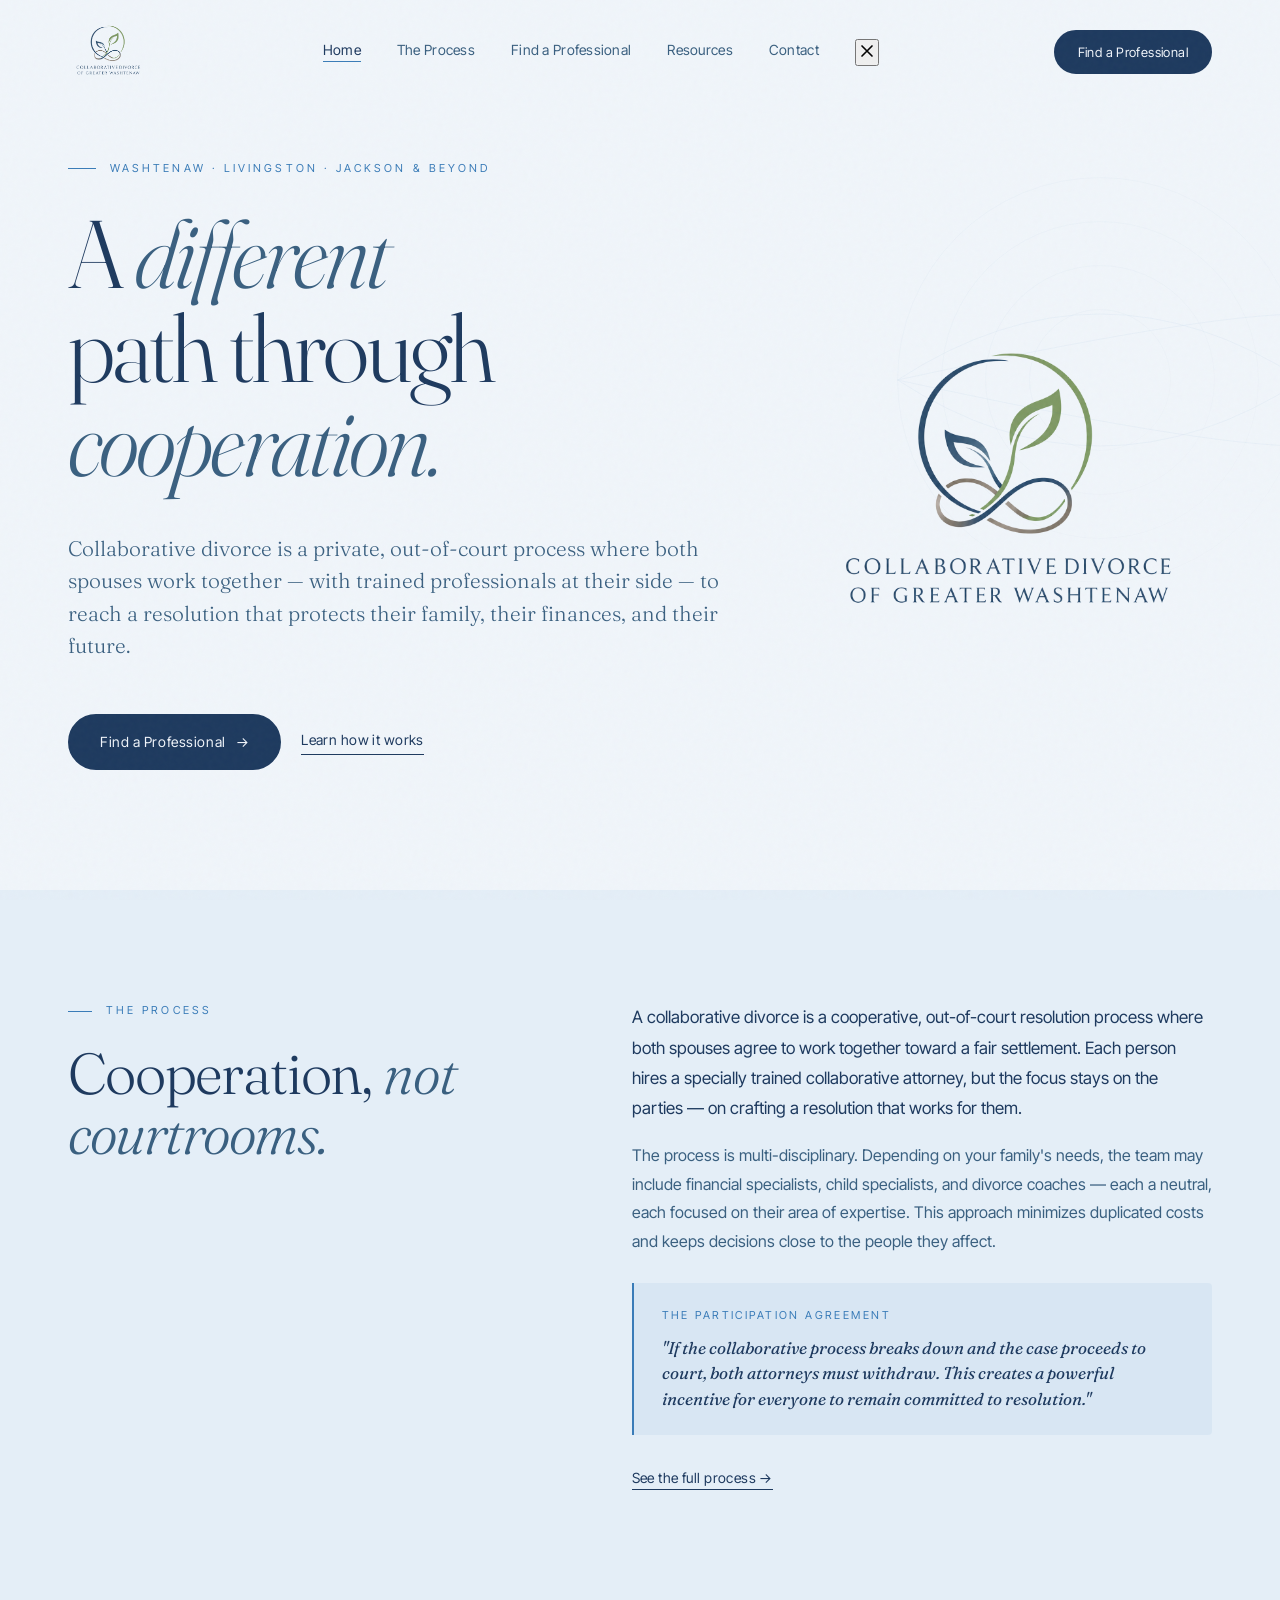
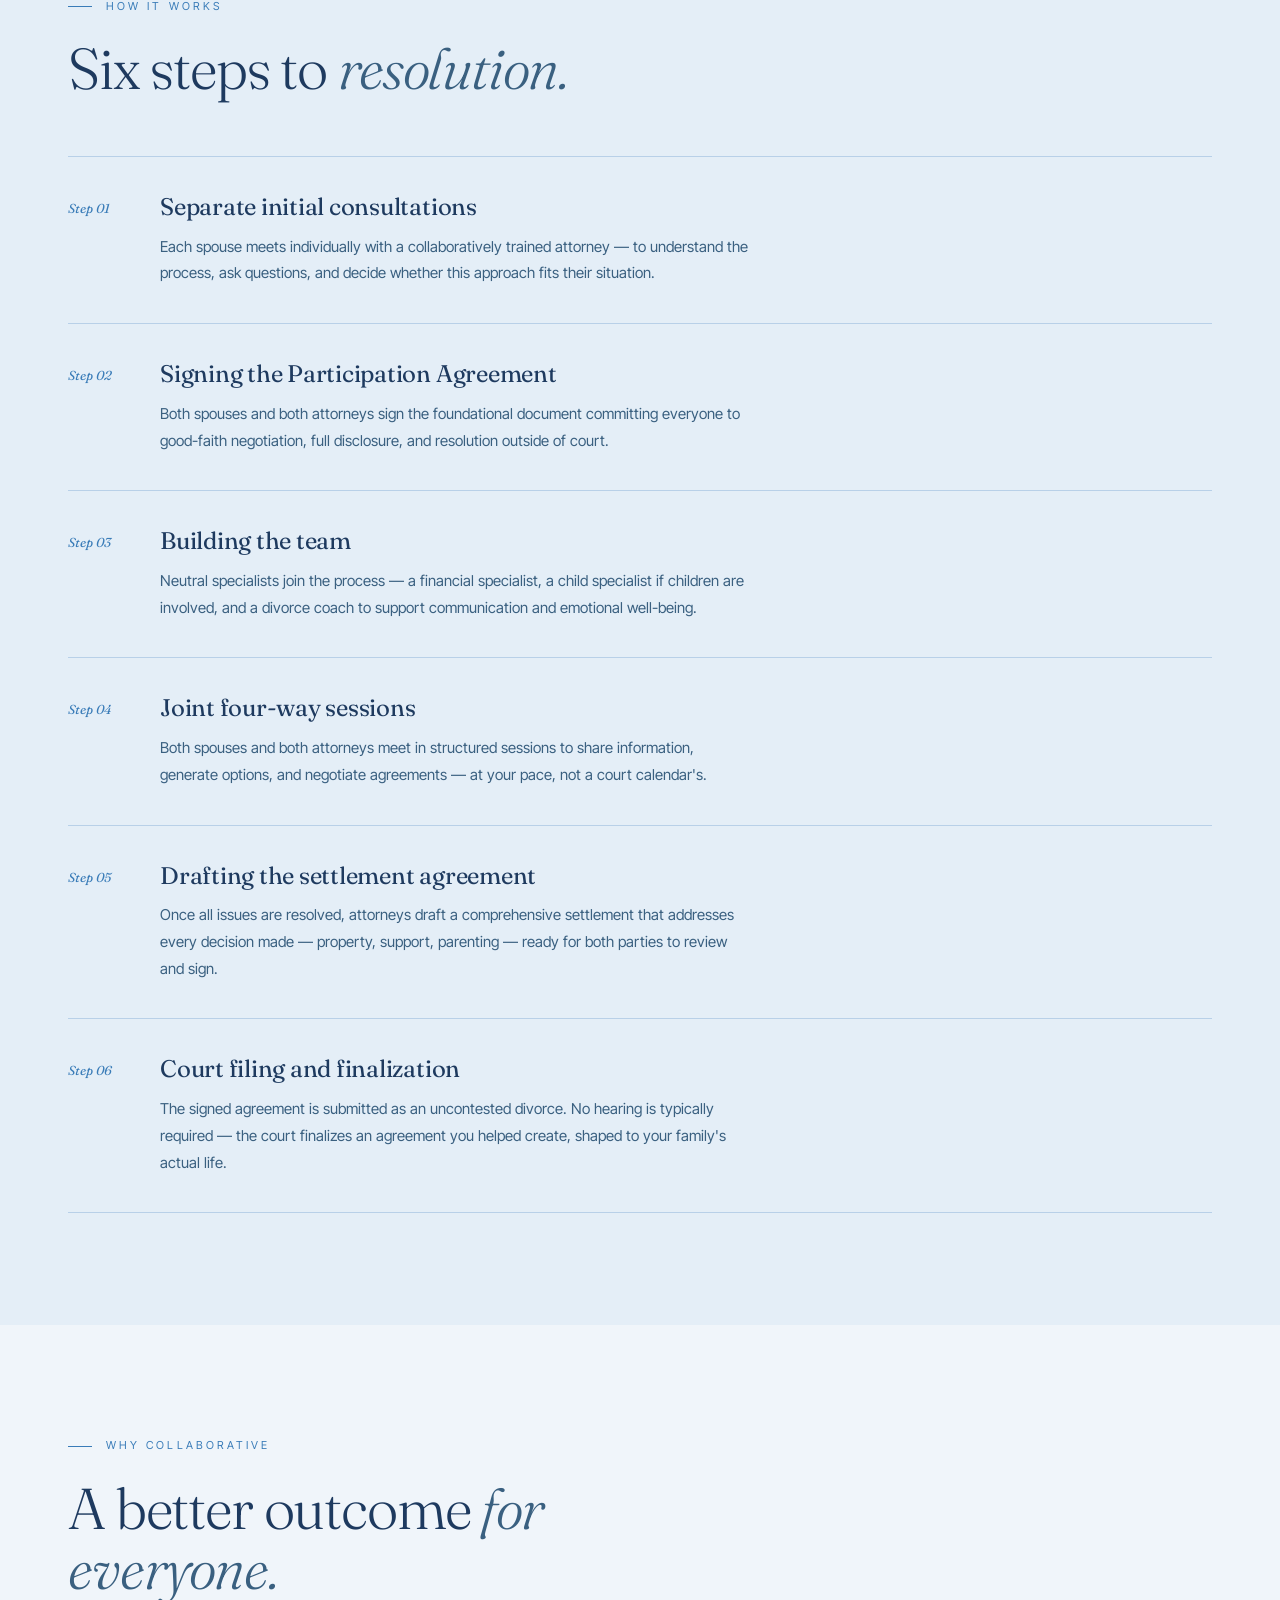
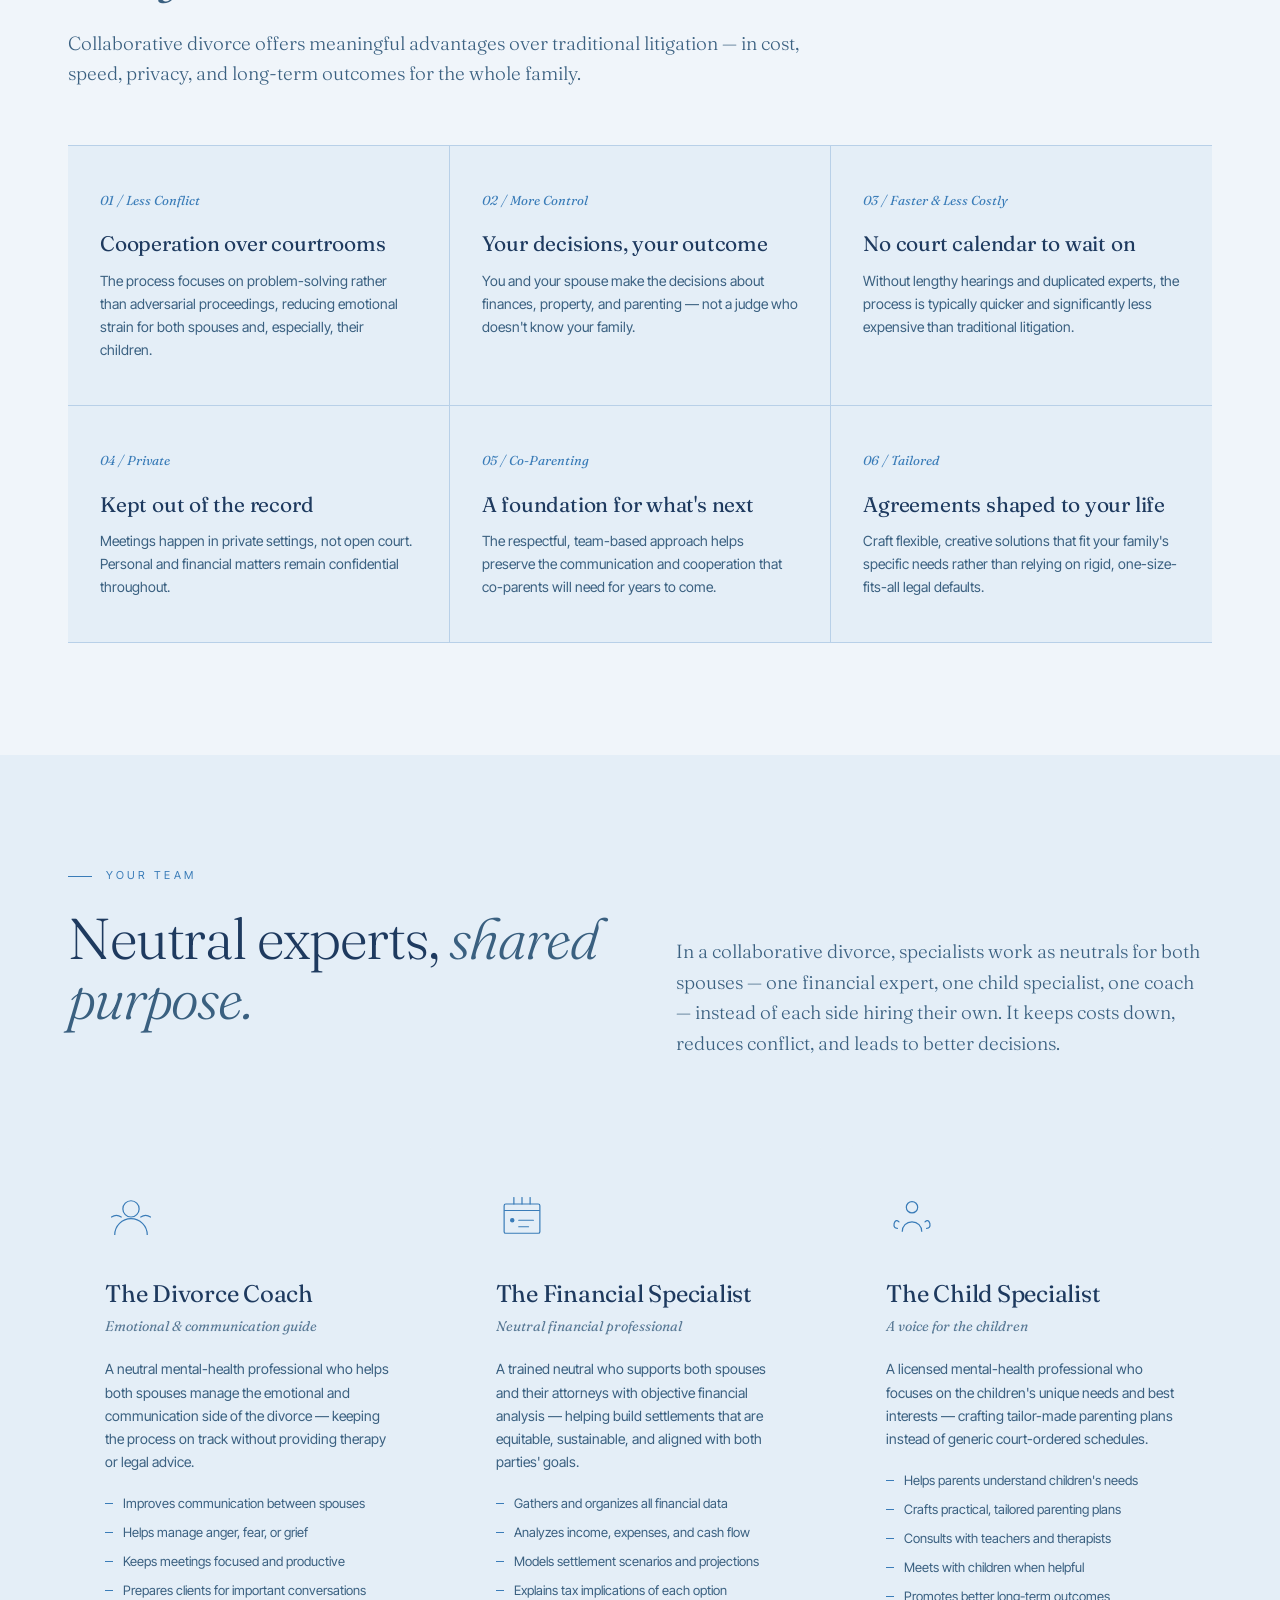
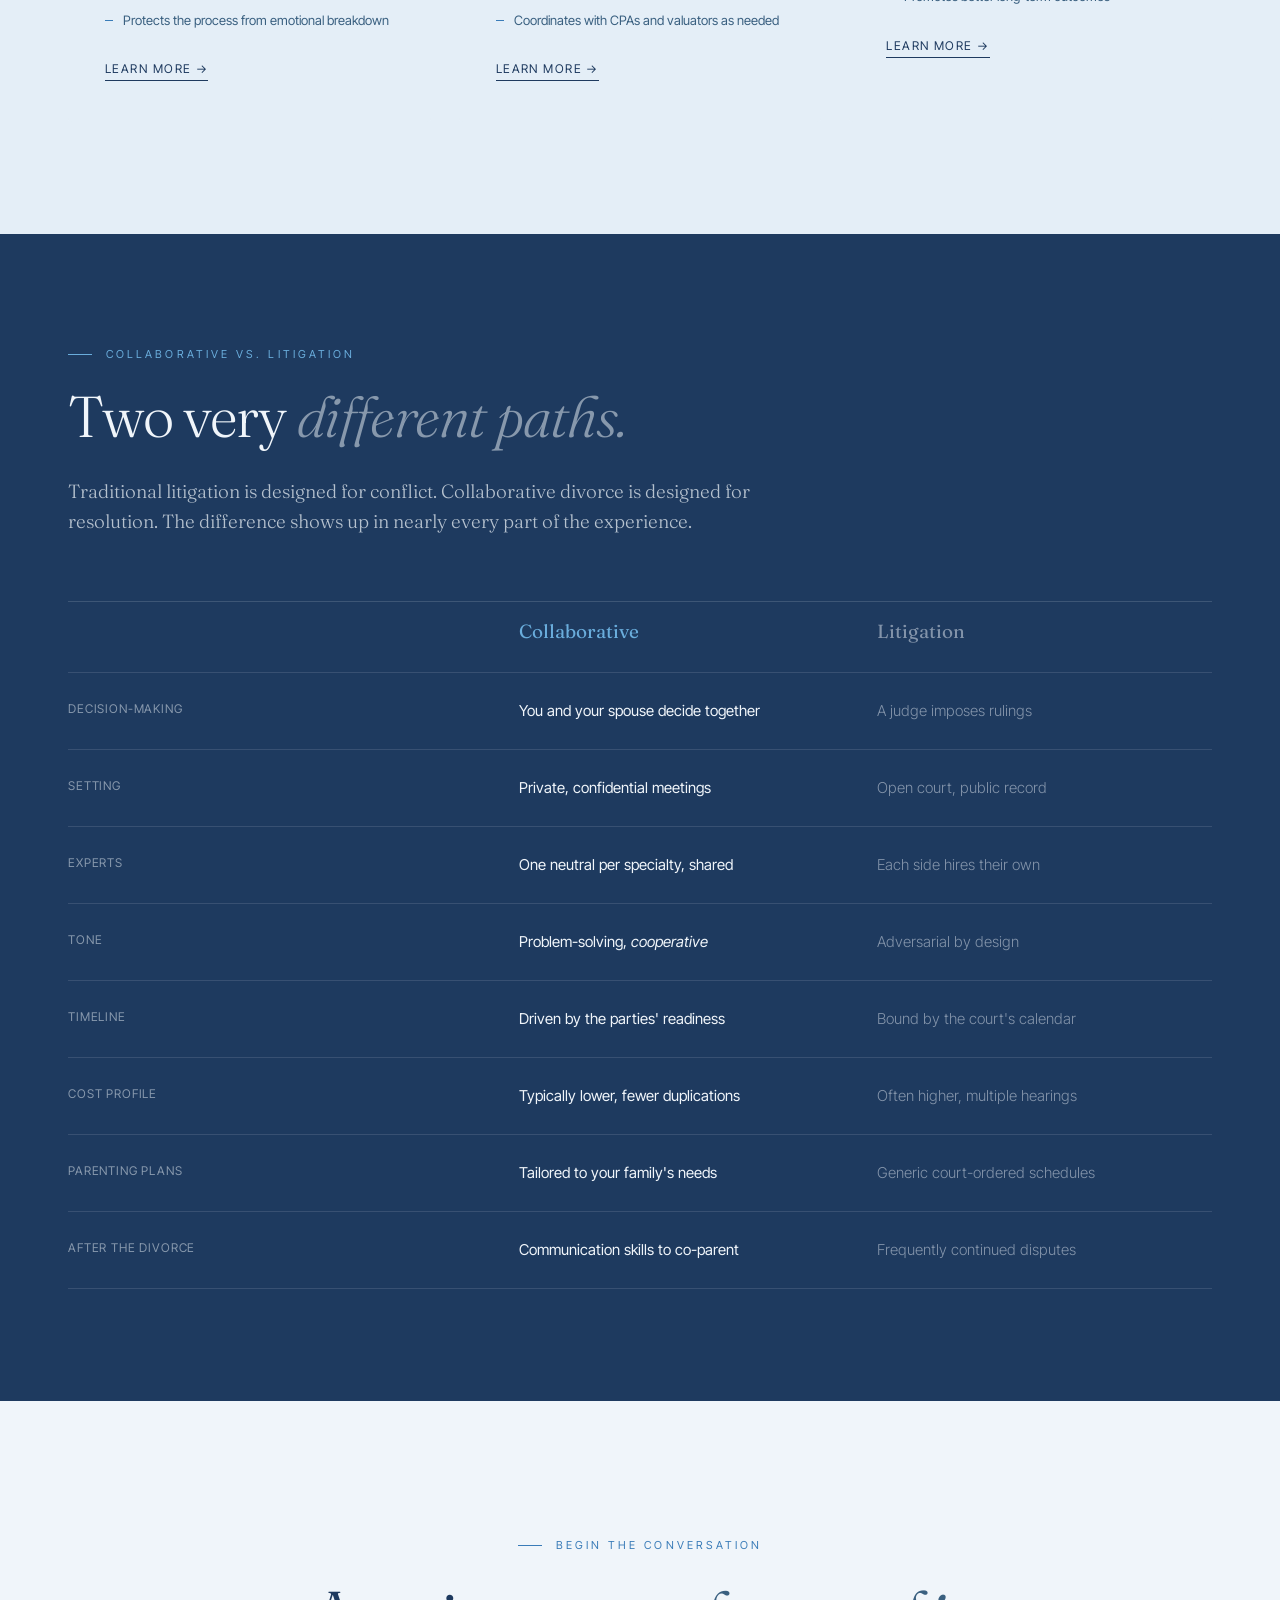
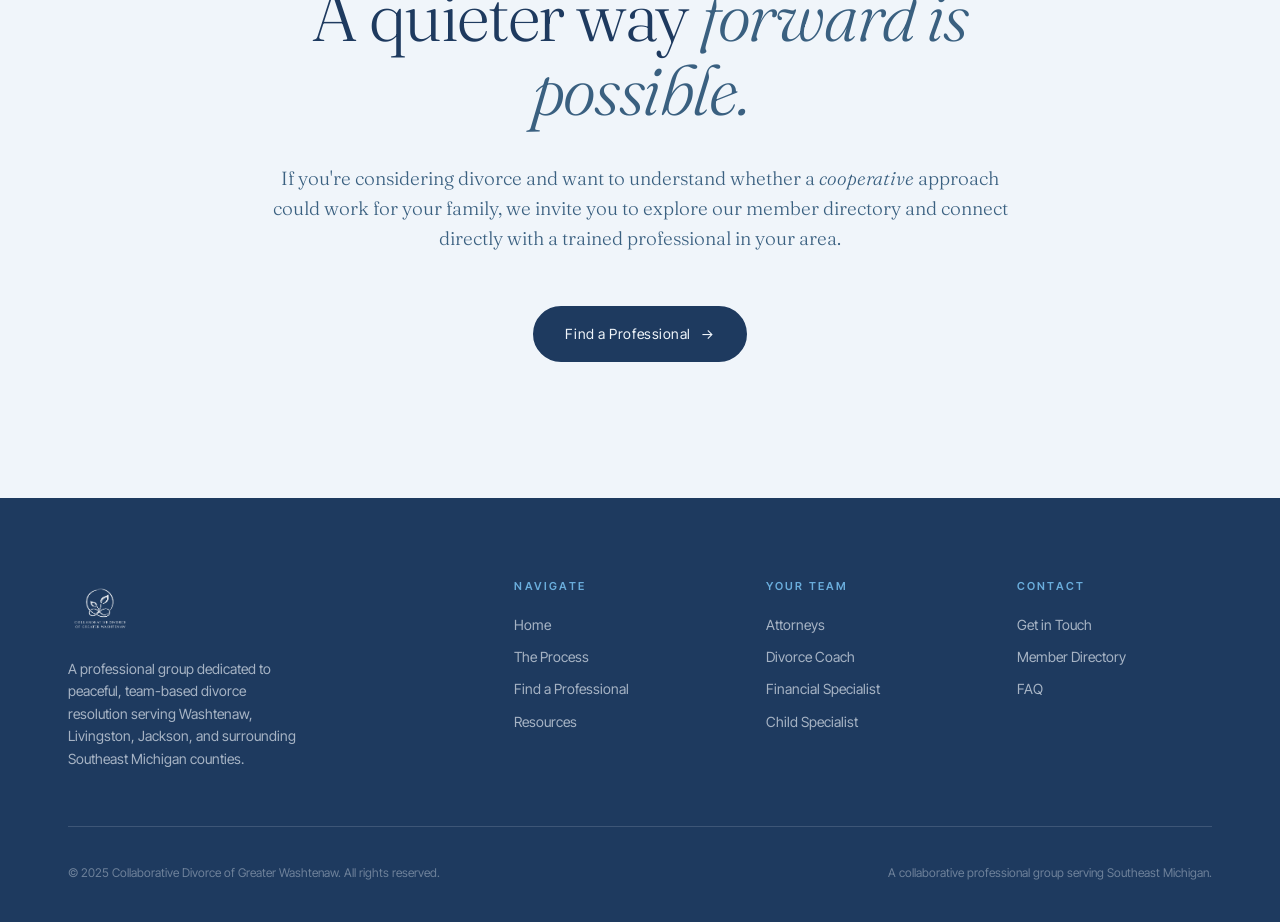
<file: index.html>
<!DOCTYPE html>
<html lang="en">
<head>
  <meta charset="UTF-8">
  <meta name="viewport" content="width=device-width, initial-scale=1.0">
  <title>Collaborative Divorce of Greater Washtenaw</title>
  <meta name="description" content="A cooperative, out-of-court process where both spouses work together — with a team of trained professionals — to reach a fair resolution for their family.">
  <link rel="preconnect" href="https://fonts.googleapis.com"><link rel="preconnect" href="https://fonts.gstatic.com" crossorigin><link href="https://fonts.googleapis.com/css2?family=Fraunces:ital,opsz,wght@0,9..144,300;0,9..144,400;0,9..144,500;1,9..144,400&family=Inter+Tight:wght@300;400;500;600&display=swap" rel="stylesheet">
  <link rel="stylesheet" href="styles/main.css">
  <link rel="icon" type="image/x-icon" href="images/favicon.ico">
  <link rel="apple-touch-icon" href="images/apple-touch-icon.png">
</head>
<body>
<a href="#main-content" class="skip-link">Skip to main content</a>
<nav id="nav" role="banner">
  <div class="wrap">
    <a href="index.html" class="logo-link" aria-label="Collaborative Divorce of Greater Washtenaw — Home">
      <img src="images/logo.png" alt="Collaborative Divorce of Greater Washtenaw" class="logo-img">
    </a>
    <ul class="nav-links" id="main-nav" aria-label="Primary navigation">
      <li><a href="index.html" class="active" aria-current="page">Home</a></li>
<li><a href="process.html">The Process</a></li>
<li><a href="our-team.html">Find a Professional</a></li>
<li><a href="resources.html">Resources</a></li>
<li><a href="contact.html">Contact</a></li>

    </ul>
    <a href="our-team.html" class="nav-cta">Find a Professional</a>
    <button class="nav-toggle" id="nav-toggle" aria-label="Open navigation menu" aria-expanded="false" aria-controls="main-nav">
      <svg width="22" height="22" fill="none" viewBox="0 0 24 24" stroke="currentColor" aria-hidden="true" focusable="false"><path stroke-linecap="round" stroke-linejoin="round" stroke-width="2" d="M4 6h16M4 12h16M4 18h16"/></svg>
    </button>
  </div>
</nav>
<main id="main-content" tabindex="-1">

<!-- HERO -->
<header class="hero">
  <div class="wrap">
    <div class="hero-eyebrow">Washtenaw · Livingston · Jackson &amp; Beyond</div>
    <div class="hero-main-grid">
      <div class="hero-text">
        <h1 class="hero-title">
          <span>A <em class="italic">different</em></span>
          <span>path through</span>
          <span class="italic">cooperation.</span>
        </h1>
        <p class="hero-lede">
          Collaborative divorce is a private, out-of-court process where both spouses work together — with trained professionals at their side — to reach a resolution that protects their family, their finances, and their future.
        </p>
        <div class="hero-ctas">
          <a href="our-team.html" class="btn-primary">Find a Professional <span class="arrow">→</span></a>
          <a href="process.html" class="btn-secondary">Learn how it works</a>
        </div>
      </div>
      <div class="hero-logo-col">
        <img src="images/logo.png" alt="Collaborative Divorce of Greater Washtenaw" class="hero-logo-img">
      </div>
    </div>
  </div>
  <!-- Decorative circles -->
  <svg class="hero-mark" viewBox="0 0 500 500" xmlns="http://www.w3.org/2000/svg" aria-hidden="true" focusable="false">
    <defs><linearGradient id="g1" x1="0%" y1="0%" x2="100%" y2="100%">
      <stop offset="0%" stop-color="#3A7CB8" stop-opacity="0.4"/>
      <stop offset="100%" stop-color="#1E3A5F" stop-opacity="0.1"/>
    </linearGradient></defs>
    <circle cx="250" cy="250" r="230" fill="none" stroke="url(#g1)" stroke-width="0.5"/>
    <circle cx="250" cy="250" r="180" fill="none" stroke="url(#g1)" stroke-width="0.5"/>
    <circle cx="250" cy="250" r="130" fill="none" stroke="url(#g1)" stroke-width="0.5"/>
    <circle cx="250" cy="250" r="80"  fill="none" stroke="url(#g1)" stroke-width="0.5"/>
    <path d="M 20 250 Q 250 100, 480 250 T 20 250" fill="none" stroke="#3A7CB8" stroke-width="0.8" opacity="0.35"/>
    <path d="M 20 250 Q 250 400, 480 250 T 20 250" fill="none" stroke="#3A7CB8" stroke-width="0.8" opacity="0.35"/>
  </svg>
</header>

<!-- PROCESS OVERVIEW -->
<section class="process" id="process">
  <div class="wrap">
    <div class="process-intro">
      <div class="reveal">
        <div class="section-eyebrow">The Process</div>
        <h2>Cooperation, <span class="italic">not courtrooms.</span></h2>
      </div>
      <div class="process-intro-right reveal">
        <p>A collaborative divorce is a cooperative, out-of-court resolution process where both spouses agree to work together toward a fair settlement. Each person hires a specially trained collaborative attorney, but the focus stays on the parties — on crafting a resolution that works for them.</p>
        <p>The process is multi-disciplinary. Depending on your family's needs, the team may include financial specialists, child specialists, and divorce coaches — each a neutral, each focused on their area of expertise. This approach minimizes duplicated costs and keeps decisions close to the people they affect.</p>
        <div class="pa-callout">
          <div class="label">The Participation Agreement</div>
          <p>"If the collaborative process breaks down and the case proceeds to court, both attorneys must withdraw. This creates a powerful incentive for everyone to remain committed to resolution."</p>
        </div>
        <p style="margin-top:28px"><a href="process.html" class="btn-secondary">See the full process →</a></p>
      </div>
    </div>

    <!-- HOW IT WORKS — no boxes, as requested -->
    <div class="reveal" style="margin-bottom:16px">
      <div class="section-eyebrow">How It Works</div>
      <h2>Six steps to <span class="italic">resolution.</span></h2>
    </div>
    <div class="how-steps reveal">
      <div class="how-step">
        <div class="how-step-num">Step 01</div>
        <div class="how-step-body">
          <h3>Separate initial consultations</h3>
          <p>Each spouse meets individually with a collaboratively trained attorney — to understand the process, ask questions, and decide whether this approach fits their situation.</p>
        </div>
      </div>
      <div class="how-step">
        <div class="how-step-num">Step 02</div>
        <div class="how-step-body">
          <h3>Signing the Participation Agreement</h3>
          <p>Both spouses and both attorneys sign the foundational document committing everyone to good-faith negotiation, full disclosure, and resolution outside of court.</p>
        </div>
      </div>
      <div class="how-step">
        <div class="how-step-num">Step 03</div>
        <div class="how-step-body">
          <h3>Building the team</h3>
          <p>Neutral specialists join the process — a financial specialist, a child specialist if children are involved, and a divorce coach to support communication and emotional well-being.</p>
        </div>
      </div>
      <div class="how-step">
        <div class="how-step-num">Step 04</div>
        <div class="how-step-body">
          <h3>Joint four-way sessions</h3>
          <p>Both spouses and both attorneys meet in structured sessions to share information, generate options, and negotiate agreements — at your pace, not a court calendar's.</p>
        </div>
      </div>
      <div class="how-step">
        <div class="how-step-num">Step 05</div>
        <div class="how-step-body">
          <h3>Drafting the settlement agreement</h3>
          <p>Once all issues are resolved, attorneys draft a comprehensive settlement that addresses every decision made — property, support, parenting — ready for both parties to review and sign.</p>
        </div>
      </div>
      <div class="how-step">
        <div class="how-step-num">Step 06</div>
        <div class="how-step-body">
          <h3>Court filing and finalization</h3>
          <p>The signed agreement is submitted as an uncontested divorce. No hearing is typically required — the court finalizes an agreement you helped create, shaped to your family's actual life.</p>
        </div>
      </div>
    </div>
  </div>
</section>

<!-- ADVANTAGES -->
<section>
  <div class="wrap">
    <div class="reveal" style="margin-bottom:56px">
      <div class="section-eyebrow">Why Collaborative</div>
      <h2>A better outcome <span class="italic">for everyone.</span></h2>
      <p class="section-lede">Collaborative divorce offers meaningful advantages over traditional litigation — in cost, speed, privacy, and long-term outcomes for the whole family.</p>
    </div>
    <div class="advantages reveal">
      <div class="advantage">
        <div class="advantage-num">01 / Less Conflict</div>
        <h3>Cooperation over courtrooms</h3>
        <p>The process focuses on problem-solving rather than adversarial proceedings, reducing emotional strain for both spouses and, especially, their children.</p>
      </div>
      <div class="advantage">
        <div class="advantage-num">02 / More Control</div>
        <h3>Your decisions, your outcome</h3>
        <p>You and your spouse make the decisions about finances, property, and parenting — not a judge who doesn't know your family.</p>
      </div>
      <div class="advantage">
        <div class="advantage-num">03 / Faster &amp; Less Costly</div>
        <h3>No court calendar to wait on</h3>
        <p>Without lengthy hearings and duplicated experts, the process is typically quicker and significantly less expensive than traditional litigation.</p>
      </div>
      <div class="advantage">
        <div class="advantage-num">04 / Private</div>
        <h3>Kept out of the record</h3>
        <p>Meetings happen in private settings, not open court. Personal and financial matters remain confidential throughout.</p>
      </div>
      <div class="advantage">
        <div class="advantage-num">05 / Co-Parenting</div>
        <h3>A foundation for what's next</h3>
        <p>The respectful, team-based approach helps preserve the communication and cooperation that co-parents will need for years to come.</p>
      </div>
      <div class="advantage">
        <div class="advantage-num">06 / Tailored</div>
        <h3>Agreements shaped to your life</h3>
        <p>Craft flexible, creative solutions that fit your family's specific needs rather than relying on rigid, one-size-fits-all legal defaults.</p>
      </div>
    </div>
  </div>
</section>

<!-- TEAM -->
<section id="team" style="background:var(--bg-alt)">
  <div class="wrap">
    <div class="team-header">
      <div class="reveal">
        <div class="section-eyebrow">Your Team</div>
        <h2>Neutral experts, <span class="italic">shared purpose.</span></h2>
      </div>
      <p class="section-lede reveal">
        In a collaborative divorce, specialists work as neutrals for both spouses — one financial expert, one child specialist, one coach — instead of each side hiring their own. It keeps costs down, reduces conflict, and leads to better decisions.
      </p>
    </div>
    <div class="team-grid">
      <a href="team/coach.html" class="role-card reveal">
        <svg class="role-icon" viewBox="0 0 64 64" fill="none" stroke="currentColor" stroke-width="1.5" aria-hidden="true" focusable="false">
          <circle cx="32" cy="22" r="10"/><path d="M12 54c0-11 9-20 20-20s20 9 20 20"/>
          <path d="M8 32 Q14 28 20 32" stroke-linecap="round"/><path d="M44 32 Q50 28 56 32" stroke-linecap="round"/>
        </svg>
        <h3>The Divorce Coach</h3>
        <div class="role-kicker">Emotional &amp; communication guide</div>
        <p>A neutral mental-health professional who helps both spouses manage the emotional and communication side of the divorce — keeping the process on track without providing therapy or legal advice.</p>
        <ul>
          <li>Improves communication between spouses</li>
          <li>Helps manage anger, fear, or grief</li>
          <li>Keeps meetings focused and productive</li>
          <li>Prepares clients for important conversations</li>
          <li>Protects the process from emotional breakdown</li>
        </ul>
        <span class="role-link">Learn more →</span>
      </a>
      <a href="team/financial-specialist.html" class="role-card reveal">
        <svg class="role-icon" viewBox="0 0 64 64" fill="none" stroke="currentColor" stroke-width="1.5" aria-hidden="true" focusable="false">
          <rect x="10" y="16" width="44" height="36" rx="2"/><path d="M10 24 L54 24"/>
          <circle cx="20" cy="36" r="2" fill="currentColor"/><path d="M28 36 L46 36" stroke-linecap="round"/>
          <path d="M28 44 L40 44" stroke-linecap="round"/><path d="M32 8 L32 16" stroke-linecap="round"/>
          <path d="M22 8 L22 16" stroke-linecap="round"/><path d="M42 8 L42 16" stroke-linecap="round"/>
        </svg>
        <h3>The Financial Specialist</h3>
        <div class="role-kicker">Neutral financial professional</div>
        <p>A trained neutral who supports both spouses and their attorneys with objective financial analysis — helping build settlements that are equitable, sustainable, and aligned with both parties' goals.</p>
        <ul>
          <li>Gathers and organizes all financial data</li>
          <li>Analyzes income, expenses, and cash flow</li>
          <li>Models settlement scenarios and projections</li>
          <li>Explains tax implications of each option</li>
          <li>Coordinates with CPAs and valuators as needed</li>
        </ul>
        <span class="role-link">Learn more →</span>
      </a>
      <a href="team/child-specialist.html" class="role-card reveal">
        <svg class="role-icon" viewBox="0 0 64 64" fill="none" stroke="currentColor" stroke-width="1.5" aria-hidden="true" focusable="false">
          <circle cx="32" cy="20" r="7"/><path d="M20 50c0-7 5-12 12-12s12 5 12 12"/>
          <path d="M16 38 Q12 34 10 40 Q9 46 14 46" stroke-linecap="round"/>
          <path d="M48 38 Q52 34 54 40 Q55 46 50 46" stroke-linecap="round"/>
        </svg>
        <h3>The Child Specialist</h3>
        <div class="role-kicker">A voice for the children</div>
        <p>A licensed mental-health professional who focuses on the children's unique needs and best interests — crafting tailor-made parenting plans instead of generic court-ordered schedules.</p>
        <ul>
          <li>Helps parents understand children's needs</li>
          <li>Crafts practical, tailored parenting plans</li>
          <li>Consults with teachers and therapists</li>
          <li>Meets with children when helpful</li>
          <li>Promotes better long-term outcomes</li>
        </ul>
        <span class="role-link">Learn more →</span>
      </a>
    </div>
  </div>
</section>

<!-- COMPARISON -->
<section class="comparison" id="compare">
  <div class="wrap">
    <div class="reveal">
      <div class="section-eyebrow">Collaborative vs. Litigation</div>
      <h2>Two very <span class="italic">different paths.</span></h2>
      <p class="section-lede">
        Traditional litigation is designed for conflict. Collaborative divorce is designed for resolution. The difference shows up in nearly every part of the experience.
      </p>
    </div>
    <div class="compare-table reveal">
      <div class="compare-row header">
        <div></div>
        <div class="collab">Collaborative</div>
        <div class="litig">Litigation</div>
      </div>
      <div class="compare-row"><div>Decision-making</div><div class="collab">You and your spouse decide together</div><div class="litig">A judge imposes rulings</div></div>
      <div class="compare-row"><div>Setting</div><div class="collab">Private, confidential meetings</div><div class="litig">Open court, public record</div></div>
      <div class="compare-row"><div>Experts</div><div class="collab">One neutral per specialty, shared</div><div class="litig">Each side hires their own</div></div>
      <div class="compare-row"><div>Tone</div><div class="collab">Problem-solving, <em>cooperative</em></div><div class="litig">Adversarial by design</div></div>
      <div class="compare-row"><div>Timeline</div><div class="collab">Driven by the parties' readiness</div><div class="litig">Bound by the court's calendar</div></div>
      <div class="compare-row"><div>Cost profile</div><div class="collab">Typically lower, fewer duplications</div><div class="litig">Often higher, multiple hearings</div></div>
      <div class="compare-row"><div>Parenting plans</div><div class="collab">Tailored to your family's needs</div><div class="litig">Generic court-ordered schedules</div></div>
      <div class="compare-row"><div>After the divorce</div><div class="collab">Communication skills to co-parent</div><div class="litig">Frequently continued disputes</div></div>
    </div>
  </div>
</section>

<!-- CTA -->
<section class="cta-section" id="contact">
  <div class="wrap">
    <div class="reveal">
      <div class="section-eyebrow">Begin the Conversation</div>
      <h2>A quieter way <span class="italic">forward is possible.</span></h2>
      <p class="section-lede">
        If you're considering divorce and want to understand whether a <em>cooperative</em> approach could work for your family, we invite you to explore our member directory and connect directly with a trained professional in your area.
      </p>
      <a href="our-team.html" class="btn-primary">Find a Professional <span class="arrow">→</span></a>
    </div>
  </div>
</section>

</main>
<footer role="contentinfo">
  <div class="wrap">
    <div class="footer-grid">
      <div class="footer-brand">
        <a href="index.html" class="logo-link" aria-label="Home">
          <img src="images/logo.png" alt="Collaborative Divorce of Greater Washtenaw" class="logo-img">
        </a>
        <p style="margin-top:16px">A professional group dedicated to peaceful, team-based divorce resolution serving Washtenaw, Livingston, Jackson, and surrounding Southeast Michigan counties.</p>
      </div>
      <div>
        <h4>Navigate</h4>
        <ul>
          <li><a href="index.html">Home</a></li>
          <li><a href="process.html">The Process</a></li>
          <li><a href="our-team.html">Find a Professional</a></li>
          <li><a href="resources.html">Resources</a></li>
        </ul>
      </div>
      <div>
        <h4>Your Team</h4>
        <ul>
          <li><a href="our-team.html#attorneys">Attorneys</a></li>
          <li><a href="team/coach.html">Divorce Coach</a></li>
          <li><a href="team/financial-specialist.html">Financial Specialist</a></li>
          <li><a href="team/child-specialist.html">Child Specialist</a></li>
        </ul>
      </div>
      <div>
        <h4>Contact</h4>
        <ul>
          <li><a href="contact.html">Get in Touch</a></li>
          <li><a href="our-team.html">Member Directory</a></li>
          <li><a href="resources.html#faq">FAQ</a></li>
        </ul>
      </div>
    </div>
    <div class="footer-bottom">
      <div>&copy; 2025 Collaborative Divorce of Greater Washtenaw. All rights reserved.</div>
      <div>A collaborative professional group serving Southeast Michigan.</div>
    </div>
  </div>
</footer>
<script src="scripts/main.js"></script>
</body>
</html>
</file>
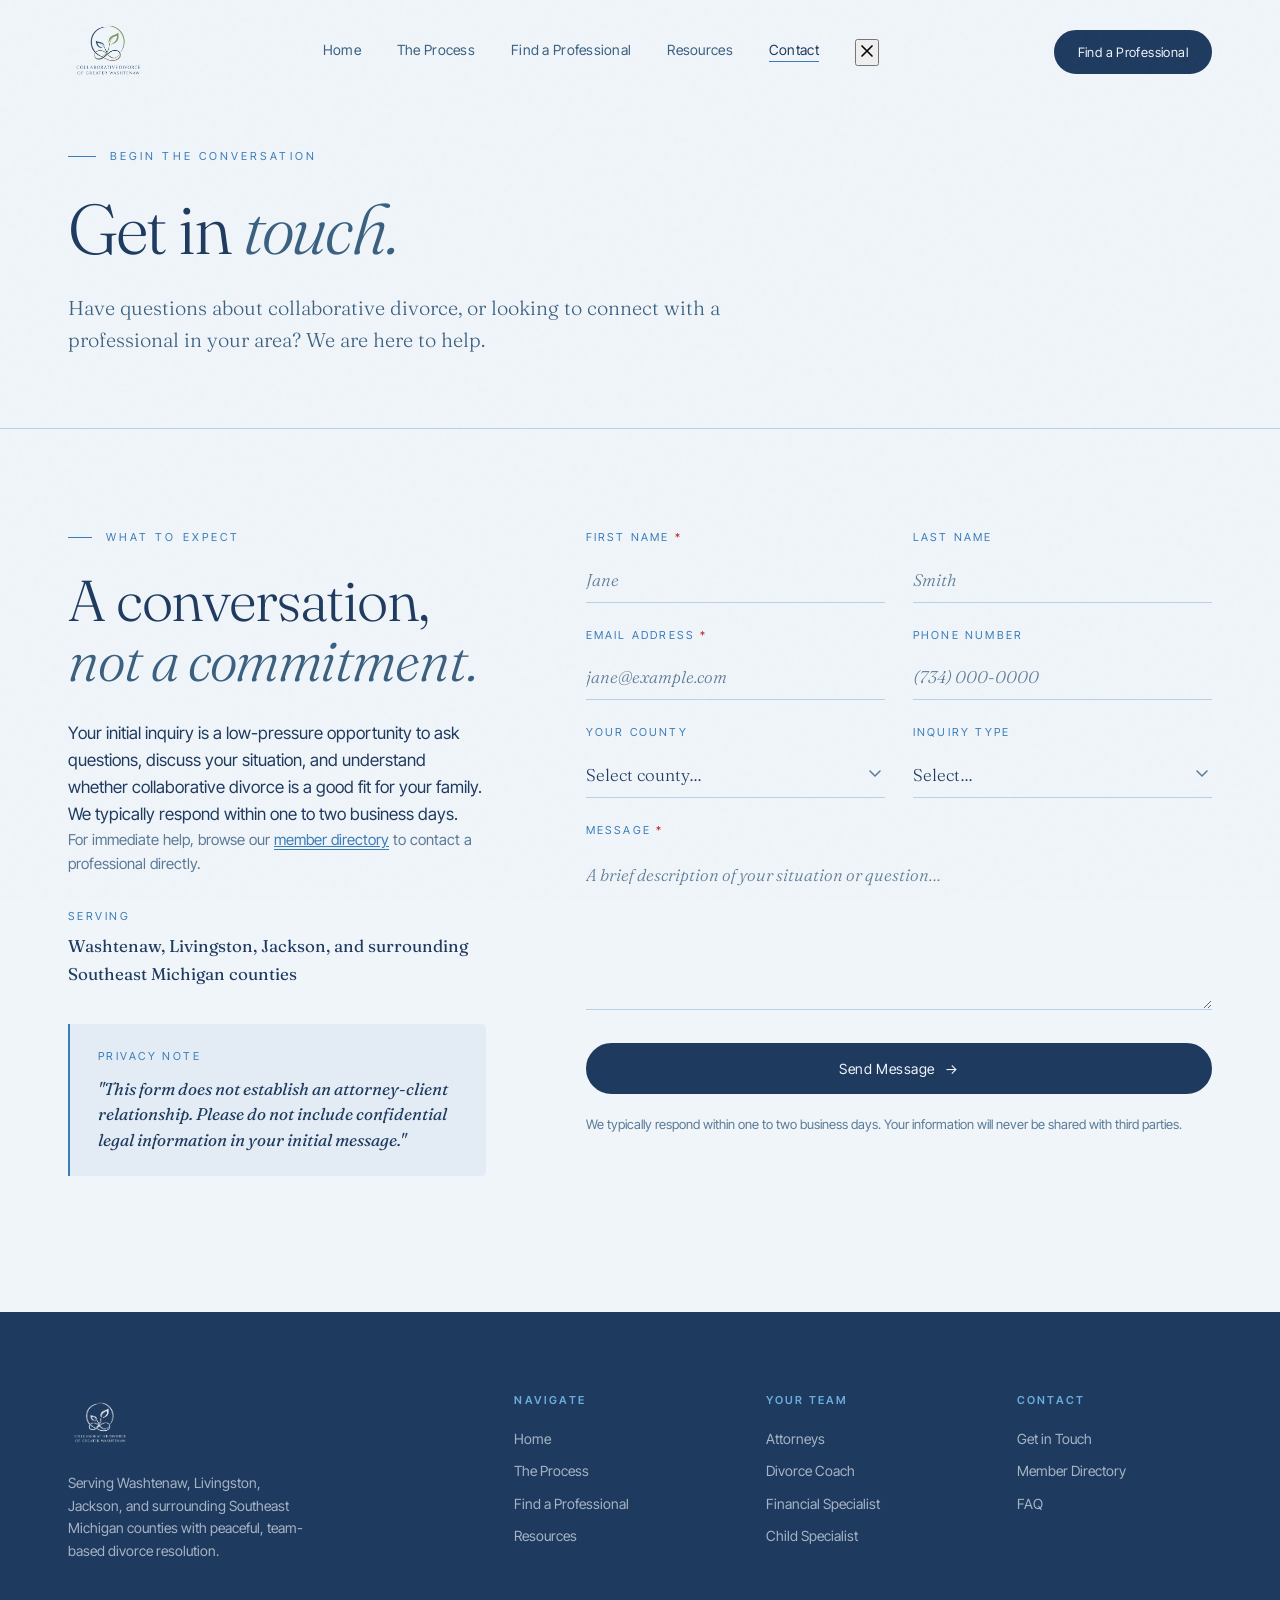
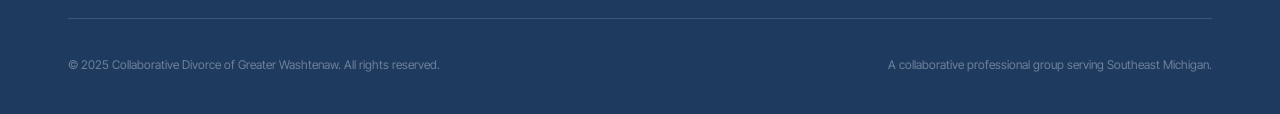
<file: contact.html>
<!DOCTYPE html>
<html lang="en">
<head>
  <meta charset="UTF-8">
  <meta name="viewport" content="width=device-width, initial-scale=1.0">
  <title>Contact — Collaborative Divorce of Greater Washtenaw</title>
  <meta name="description" content="Get in touch with CDGW — questions about collaborative divorce, professional referrals, or membership inquiries.">
  <link rel="preconnect" href="https://fonts.googleapis.com"><link rel="preconnect" href="https://fonts.gstatic.com" crossorigin><link href="https://fonts.googleapis.com/css2?family=Fraunces:ital,opsz,wght@0,9..144,300;0,9..144,400;0,9..144,500;1,9..144,400&family=Inter+Tight:wght@300;400;500;600&display=swap" rel="stylesheet">
  <link rel="stylesheet" href="styles/main.css">
  <link rel="icon" type="image/x-icon" href="images/favicon.ico">
  <link rel="apple-touch-icon" href="images/apple-touch-icon.png">
</head>
<body>
<a href="#main-content" class="skip-link">Skip to main content</a>
<nav id="nav" role="banner">
  <div class="wrap">
    <a href="index.html" class="logo-link" aria-label="Collaborative Divorce of Greater Washtenaw, home">
      <img src="images/logo.png" alt="Collaborative Divorce of Greater Washtenaw" class="logo-img">
    </a>
    <ul class="nav-links" id="main-nav" aria-label="Primary navigation">
<li><a href="index.html">Home</a></li>
<li><a href="process.html">The Process</a></li>
<li><a href="our-team.html">Find a Professional</a></li>
<li><a href="resources.html">Resources</a></li>
<li><a href="contact.html" class="active" aria-current="page">Contact</a></li>
    </ul>
    <a href="our-team.html" class="nav-cta">Find a Professional</a>
    <button class="nav-toggle" id="nav-toggle" aria-label="Open navigation menu" aria-expanded="false" aria-controls="main-nav">
      <svg width="22" height="22" fill="none" viewBox="0 0 24 24" stroke="currentColor" aria-hidden="true" focusable="false"><path stroke-linecap="round" stroke-linejoin="round" stroke-width="2" d="M4 6h16M4 12h16M4 18h16"/></svg>
    </button>
  </div>
</nav>
<main id="main-content" tabindex="-1">
<header class="page-hero">
  <div class="wrap">
    <div class="hero-eyebrow">Begin the Conversation</div>
    <h1 class="page-title">Get in <span class="italic">touch.</span></h1>
    <p class="page-lede">Have questions about collaborative divorce, or looking to connect with a professional in your area? We are here to help.</p>
  </div>
</header>

<div class="wrap">
  <div class="contact-layout">
    <div class="reveal">
      <div class="section-eyebrow">What to Expect</div>
      <h2>A conversation, <span class="italic">not a commitment.</span></h2>
      <p>Your initial inquiry is a low-pressure opportunity to ask questions, discuss your situation, and understand whether collaborative divorce is a good fit for your family. We typically respond within one to two business days.</p>
      <p style="font-size:15px;color:var(--muted);margin-bottom:32px">For immediate help, browse our <a href="our-team.html" style="color:var(--accent);border-bottom:1px solid var(--accent)">member directory</a> to contact a professional directly.</p>
      <div class="contact-detail"><div class="label">Serving</div><span>Washtenaw, Livingston, Jackson, and surrounding Southeast Michigan counties</span></div>
      <div class="pa-callout" style="margin-top:36px">
        <div class="label">Privacy Note</div>
        <p>"This form does not establish an attorney-client relationship. Please do not include confidential legal information in your initial message."</p>
      </div>
    </div>
    <div class="reveal">
      <div class="form-error" id="form-error" role="alert" aria-live="assertive">Please complete all required fields — first name, email address, and message.</div>
      <form id="contact-form" novalidate>
        <div class="form-row">
          <div class="form-group"><label for="first-name">First Name <span class="req">*</span></label><input type="text" id="first-name" name="first_name" placeholder="Jane" required autocomplete="given-name" aria-required="true"></div>
          <div class="form-group"><label for="last-name">Last Name</label><input type="text" id="last-name" name="last_name" placeholder="Smith" autocomplete="family-name"></div>
        </div>
        <div class="form-row">
          <div class="form-group"><label for="email">Email Address <span class="req">*</span></label><input type="email" id="email" name="email" placeholder="jane@example.com" required autocomplete="email" aria-required="true"></div>
          <div class="form-group"><label for="phone">Phone Number</label><input type="tel" id="phone" name="phone" placeholder="(734) 000-0000" autocomplete="tel"></div>
        </div>
        <div class="form-row">
          <div class="form-group"><label for="county">Your County</label><select id="county" name="county"><option value="">Select county&hellip;</option><option>Washtenaw</option><option>Livingston</option><option>Jackson</option><option>Ingham</option><option>Monroe</option><option>Lenawee</option><option>Other</option></select></div>
          <div class="form-group"><label for="inquiry">Inquiry Type</label><select id="inquiry" name="inquiry"><option value="">Select&hellip;</option><option>Question about collaborative divorce</option><option>Looking for a professional referral</option><option>Interested in joining CDGW</option><option>Other</option></select></div>
        </div>
        <div class="form-group"><label for="situation">Message <span class="req">*</span></label><textarea id="situation" name="situation" placeholder="A brief description of your situation or question&#8230;" rows="5" required aria-required="true"></textarea></div>
        <button type="submit" class="btn-primary" style="width:100%;justify-content:center">Send Message <span class="arrow">&#8594;</span></button>
        <p class="form-note">We typically respond within one to two business days. Your information will never be shared with third parties.</p>
      </form>
      <div class="success-msg" id="success-msg">
        <div class="pa-callout">
          <div class="label">Thank You</div>
          <p>Your message has been received. We will be in touch within one to two business days.</p>
        </div>
      </div>
    </div>
  </div>
</div>
</main>
<footer role="contentinfo">
  <div class="wrap">
    <div class="footer-grid">
      <div class="footer-brand">
        <a href="index.html" class="logo-link"><img src="images/logo.png" alt="Collaborative Divorce of Greater Washtenaw" class="logo-img"></a>
        <p style="margin-top:16px">Serving Washtenaw, Livingston, Jackson, and surrounding Southeast Michigan counties with peaceful, team-based divorce resolution.</p>
      </div>
      <div><h4>Navigate</h4><ul>
        <li><a href="index.html">Home</a></li>
        <li><a href="process.html">The Process</a></li>
        <li><a href="our-team.html">Find a Professional</a></li>
        <li><a href="resources.html">Resources</a></li>
      </ul></div>
      <div><h4>Your Team</h4><ul>
        <li><a href="our-team.html#attorneys">Attorneys</a></li>
        <li><a href="team/coach.html">Divorce Coach</a></li>
        <li><a href="team/financial-specialist.html">Financial Specialist</a></li>
        <li><a href="team/child-specialist.html">Child Specialist</a></li>
      </ul></div>
      <div><h4>Contact</h4><ul>
        <li><a href="contact.html">Get in Touch</a></li>
        <li><a href="our-team.html">Member Directory</a></li>
        <li><a href="resources.html#faq">FAQ</a></li>
      </ul></div>
    </div>
    <div class="footer-bottom">
      <div>&copy; 2025 Collaborative Divorce of Greater Washtenaw. All rights reserved.</div>
      <div>A collaborative professional group serving Southeast Michigan.</div>
    </div>
  </div>
</footer>
<script src="scripts/main.js"></script>
</body>
</html>
</file>
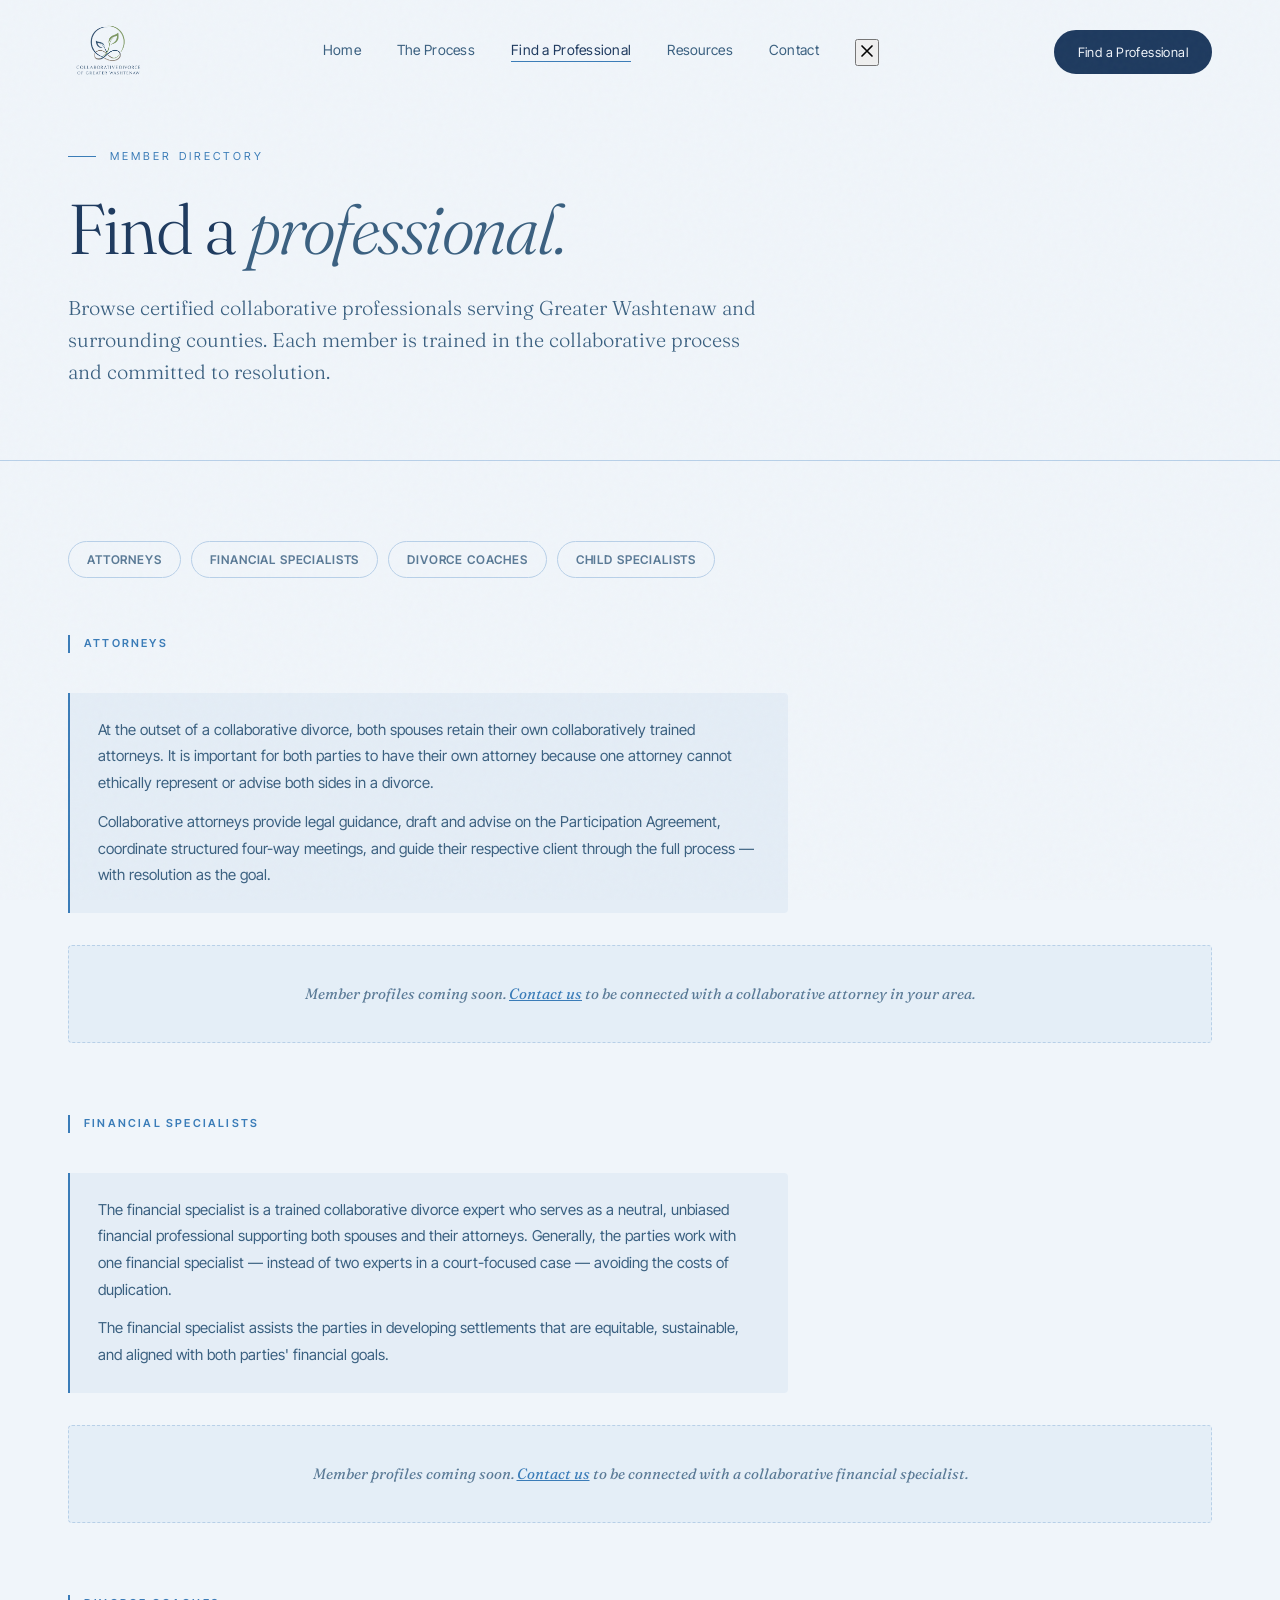
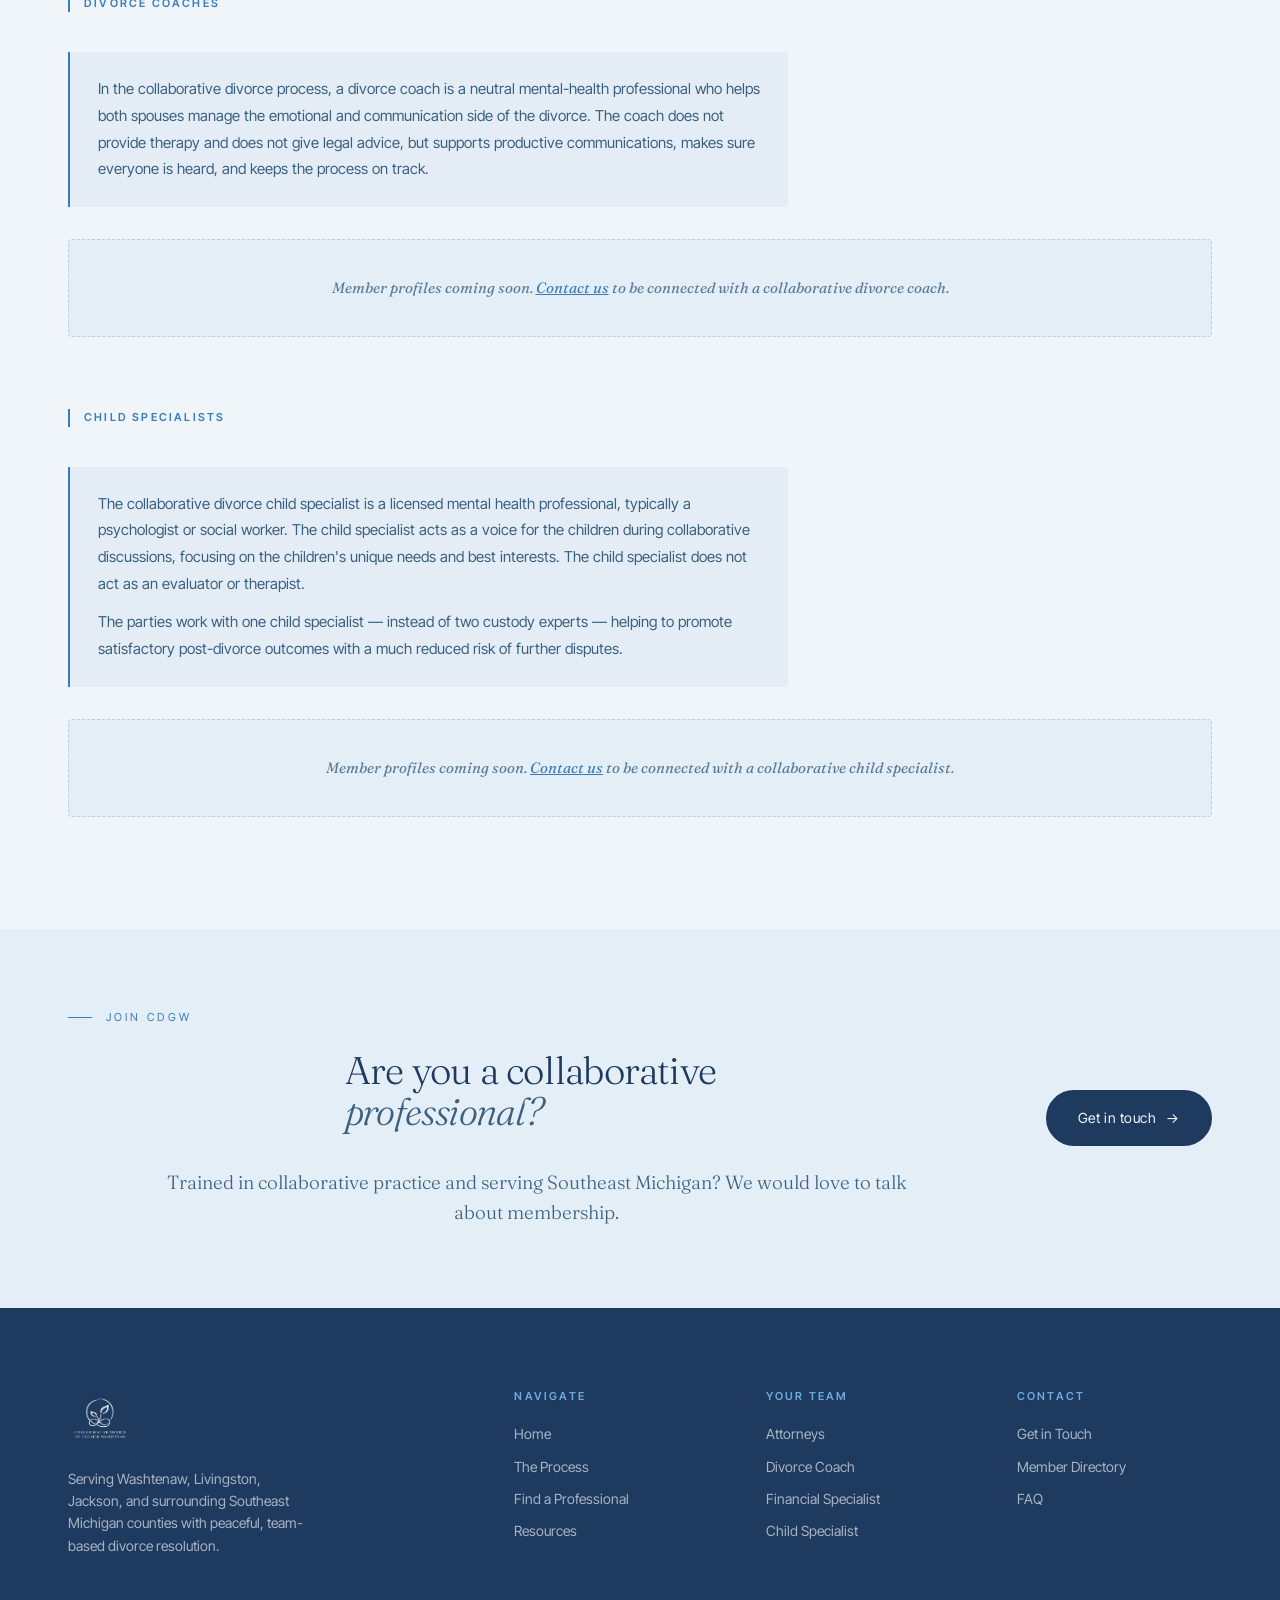
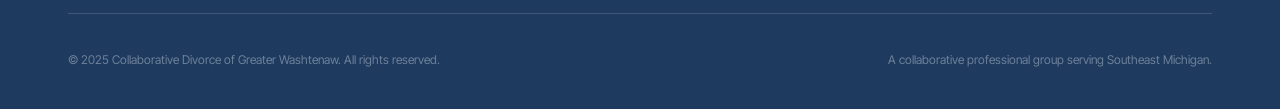
<file: our-team.html>
<!DOCTYPE html>
<html lang="en">
<head>
  <meta charset="UTF-8">
  <meta name="viewport" content="width=device-width, initial-scale=1.0">
  <title>Find a Professional — Collaborative Divorce of Greater Washtenaw</title>
  <meta name="description" content="Browse certified collaborative professionals serving Greater Washtenaw and surrounding Southeast Michigan counties.">
  <link rel="preconnect" href="https://fonts.googleapis.com"><link rel="preconnect" href="https://fonts.gstatic.com" crossorigin><link href="https://fonts.googleapis.com/css2?family=Fraunces:ital,opsz,wght@0,9..144,300;0,9..144,400;0,9..144,500;1,9..144,400&family=Inter+Tight:wght@300;400;500;600&display=swap" rel="stylesheet">
  <link rel="stylesheet" href="styles/main.css">
  <link rel="icon" type="image/x-icon" href="images/favicon.ico">
  <link rel="apple-touch-icon" href="images/apple-touch-icon.png">
</head>
<body>
<a href="#main-content" class="skip-link">Skip to main content</a>
<nav id="nav" role="banner">
  <div class="wrap">
    <a href="index.html" class="logo-link" aria-label="Collaborative Divorce of Greater Washtenaw, home">
      <img src="images/logo.png" alt="Collaborative Divorce of Greater Washtenaw" class="logo-img">
    </a>
    <ul class="nav-links" id="main-nav" aria-label="Primary navigation">
<li><a href="index.html">Home</a></li>
<li><a href="process.html">The Process</a></li>
<li><a href="our-team.html" class="active" aria-current="page">Find a Professional</a></li>
<li><a href="resources.html">Resources</a></li>
<li><a href="contact.html">Contact</a></li>
    </ul>
    <a href="our-team.html" class="nav-cta">Find a Professional</a>
    <button class="nav-toggle" id="nav-toggle" aria-label="Open navigation menu" aria-expanded="false" aria-controls="main-nav">
      <svg width="22" height="22" fill="none" viewBox="0 0 24 24" stroke="currentColor" aria-hidden="true" focusable="false"><path stroke-linecap="round" stroke-linejoin="round" stroke-width="2" d="M4 6h16M4 12h16M4 18h16"/></svg>
    </button>
  </div>
</nav>
<main id="main-content" tabindex="-1">
<header class="page-hero">
  <div class="wrap">
    <div class="hero-eyebrow">Member Directory</div>
    <h1 class="page-title">Find a <span class="italic">professional.</span></h1>
    <p class="page-lede">Browse certified collaborative professionals serving Greater Washtenaw and surrounding counties. Each member is trained in the collaborative process and committed to resolution.</p>
  </div>
</header>

<section style="padding-top:80px">
  <div class="wrap">
    <nav class="dir-nav" aria-label="Jump to profession group">
      <a href="#attorneys">Attorneys</a>
      <a href="#financial">Financial Specialists</a>
      <a href="#coaches">Divorce Coaches</a>
      <a href="#child-specialists">Child Specialists</a>
    </nav>

    <div class="dir-group" id="attorneys" style="scroll-margin-top:100px">
      <span class="dir-group-label">Attorneys</span>
      <div class="role-desc">
        <p>At the outset of a collaborative divorce, both spouses retain their own collaboratively trained attorneys. It is important for both parties to have their own attorney because one attorney cannot ethically represent or advise both sides in a divorce.</p>
        <p>Collaborative attorneys provide legal guidance, draft and advise on the Participation Agreement, coordinate structured four-way meetings, and guide their respective client through the full process — with resolution as the goal.</p>
      </div>
      <div class="member-coming">Member profiles coming soon. <a href="contact.html">Contact us</a> to be connected with a collaborative attorney in your area.</div>
    </div>

    <div class="dir-group" id="financial" style="scroll-margin-top:100px">
      <span class="dir-group-label">Financial Specialists</span>
      <div class="role-desc">
        <p>The financial specialist is a trained collaborative divorce expert who serves as a neutral, unbiased financial professional supporting both spouses and their attorneys. Generally, the parties work with one financial specialist — instead of two experts in a court-focused case — avoiding the costs of duplication.</p>
        <p>The financial specialist assists the parties in developing settlements that are equitable, sustainable, and aligned with both parties' financial goals.</p>
      </div>
      <div class="member-coming">Member profiles coming soon. <a href="contact.html">Contact us</a> to be connected with a collaborative financial specialist.</div>
    </div>

    <div class="dir-group" id="coaches" style="scroll-margin-top:100px">
      <span class="dir-group-label">Divorce Coaches</span>
      <div class="role-desc">
        <p>In the collaborative divorce process, a divorce coach is a neutral mental-health professional who helps both spouses manage the emotional and communication side of the divorce. The coach does not provide therapy and does not give legal advice, but supports productive communications, makes sure everyone is heard, and keeps the process on track.</p>
      </div>
      <div class="member-coming">Member profiles coming soon. <a href="contact.html">Contact us</a> to be connected with a collaborative divorce coach.</div>
    </div>

    <div class="dir-group" id="child-specialists" style="scroll-margin-top:100px">
      <span class="dir-group-label">Child Specialists</span>
      <div class="role-desc">
        <p>The collaborative divorce child specialist is a licensed mental health professional, typically a psychologist or social worker. The child specialist acts as a voice for the children during collaborative discussions, focusing on the children's unique needs and best interests. The child specialist does not act as an evaluator or therapist.</p>
        <p>The parties work with one child specialist — instead of two custody experts — helping to promote satisfactory post-divorce outcomes with a much reduced risk of further disputes.</p>
      </div>
      <div class="member-coming">Member profiles coming soon. <a href="contact.html">Contact us</a> to be connected with a collaborative child specialist.</div>
    </div>
  </div>
</section>

<section class="cta-section" style="background:var(--bg-alt);padding:80px 0">
  <div class="wrap">
    <div class="reveal" style="display:grid;grid-template-columns:1fr auto;gap:40px;align-items:center;text-align:left">
      <div>
        <div class="section-eyebrow" style="justify-content:flex-start">Join CDGW</div>
        <h2 style="font-size:clamp(28px,3vw,42px)">Are you a collaborative <span class="italic">professional?</span></h2>
        <p class="section-lede" style="margin-bottom:0">Trained in collaborative practice and serving Southeast Michigan? We would love to talk about membership.</p>
      </div>
      <a href="contact.html" class="btn-primary" style="white-space:nowrap">Get in touch <span class="arrow">&#8594;</span></a>
    </div>
  </div>
</section>
</main>
<footer role="contentinfo">
  <div class="wrap">
    <div class="footer-grid">
      <div class="footer-brand">
        <a href="index.html" class="logo-link"><img src="images/logo.png" alt="Collaborative Divorce of Greater Washtenaw" class="logo-img"></a>
        <p style="margin-top:16px">Serving Washtenaw, Livingston, Jackson, and surrounding Southeast Michigan counties with peaceful, team-based divorce resolution.</p>
      </div>
      <div><h4>Navigate</h4><ul>
        <li><a href="index.html">Home</a></li>
        <li><a href="process.html">The Process</a></li>
        <li><a href="our-team.html">Find a Professional</a></li>
        <li><a href="resources.html">Resources</a></li>
      </ul></div>
      <div><h4>Your Team</h4><ul>
        <li><a href="our-team.html#attorneys">Attorneys</a></li>
        <li><a href="team/coach.html">Divorce Coach</a></li>
        <li><a href="team/financial-specialist.html">Financial Specialist</a></li>
        <li><a href="team/child-specialist.html">Child Specialist</a></li>
      </ul></div>
      <div><h4>Contact</h4><ul>
        <li><a href="contact.html">Get in Touch</a></li>
        <li><a href="our-team.html">Member Directory</a></li>
        <li><a href="resources.html#faq">FAQ</a></li>
      </ul></div>
    </div>
    <div class="footer-bottom">
      <div>&copy; 2025 Collaborative Divorce of Greater Washtenaw. All rights reserved.</div>
      <div>A collaborative professional group serving Southeast Michigan.</div>
    </div>
  </div>
</footer>
<script src="scripts/main.js"></script>
</body>
</html>
</file>
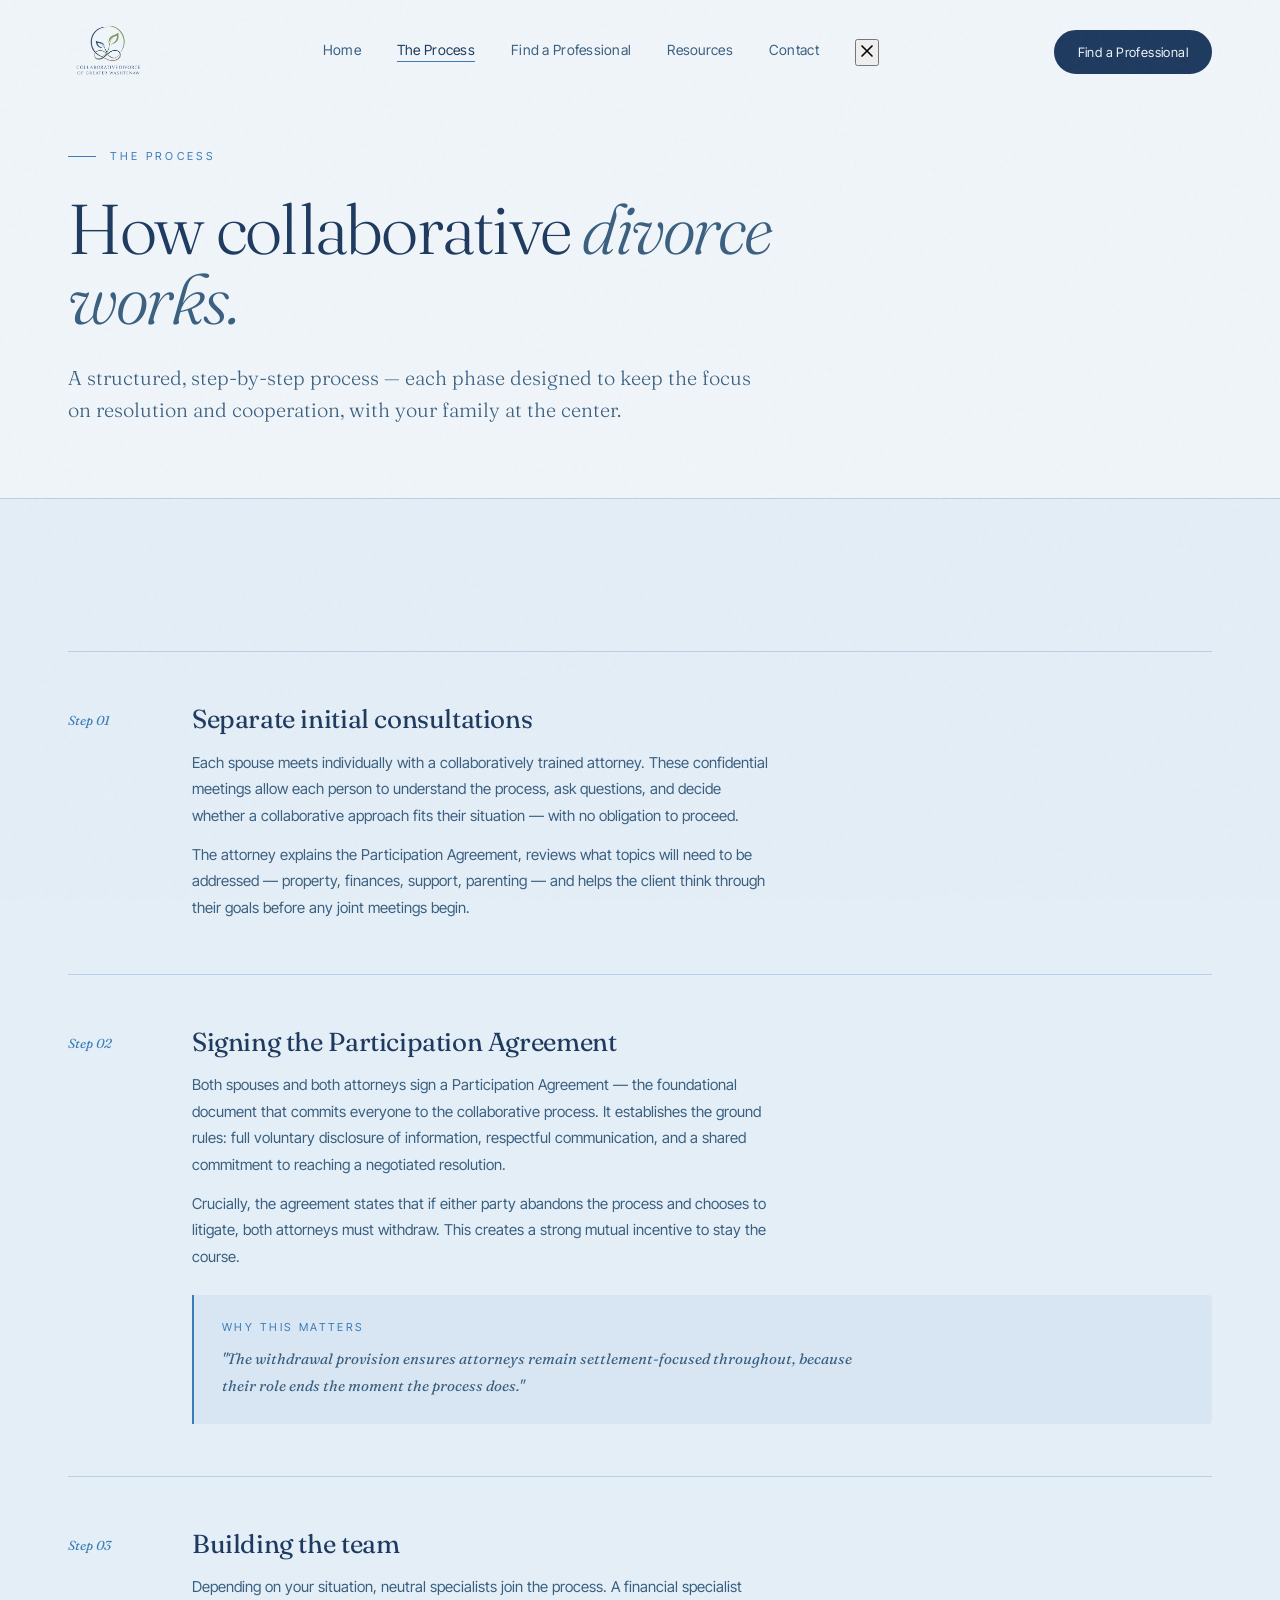
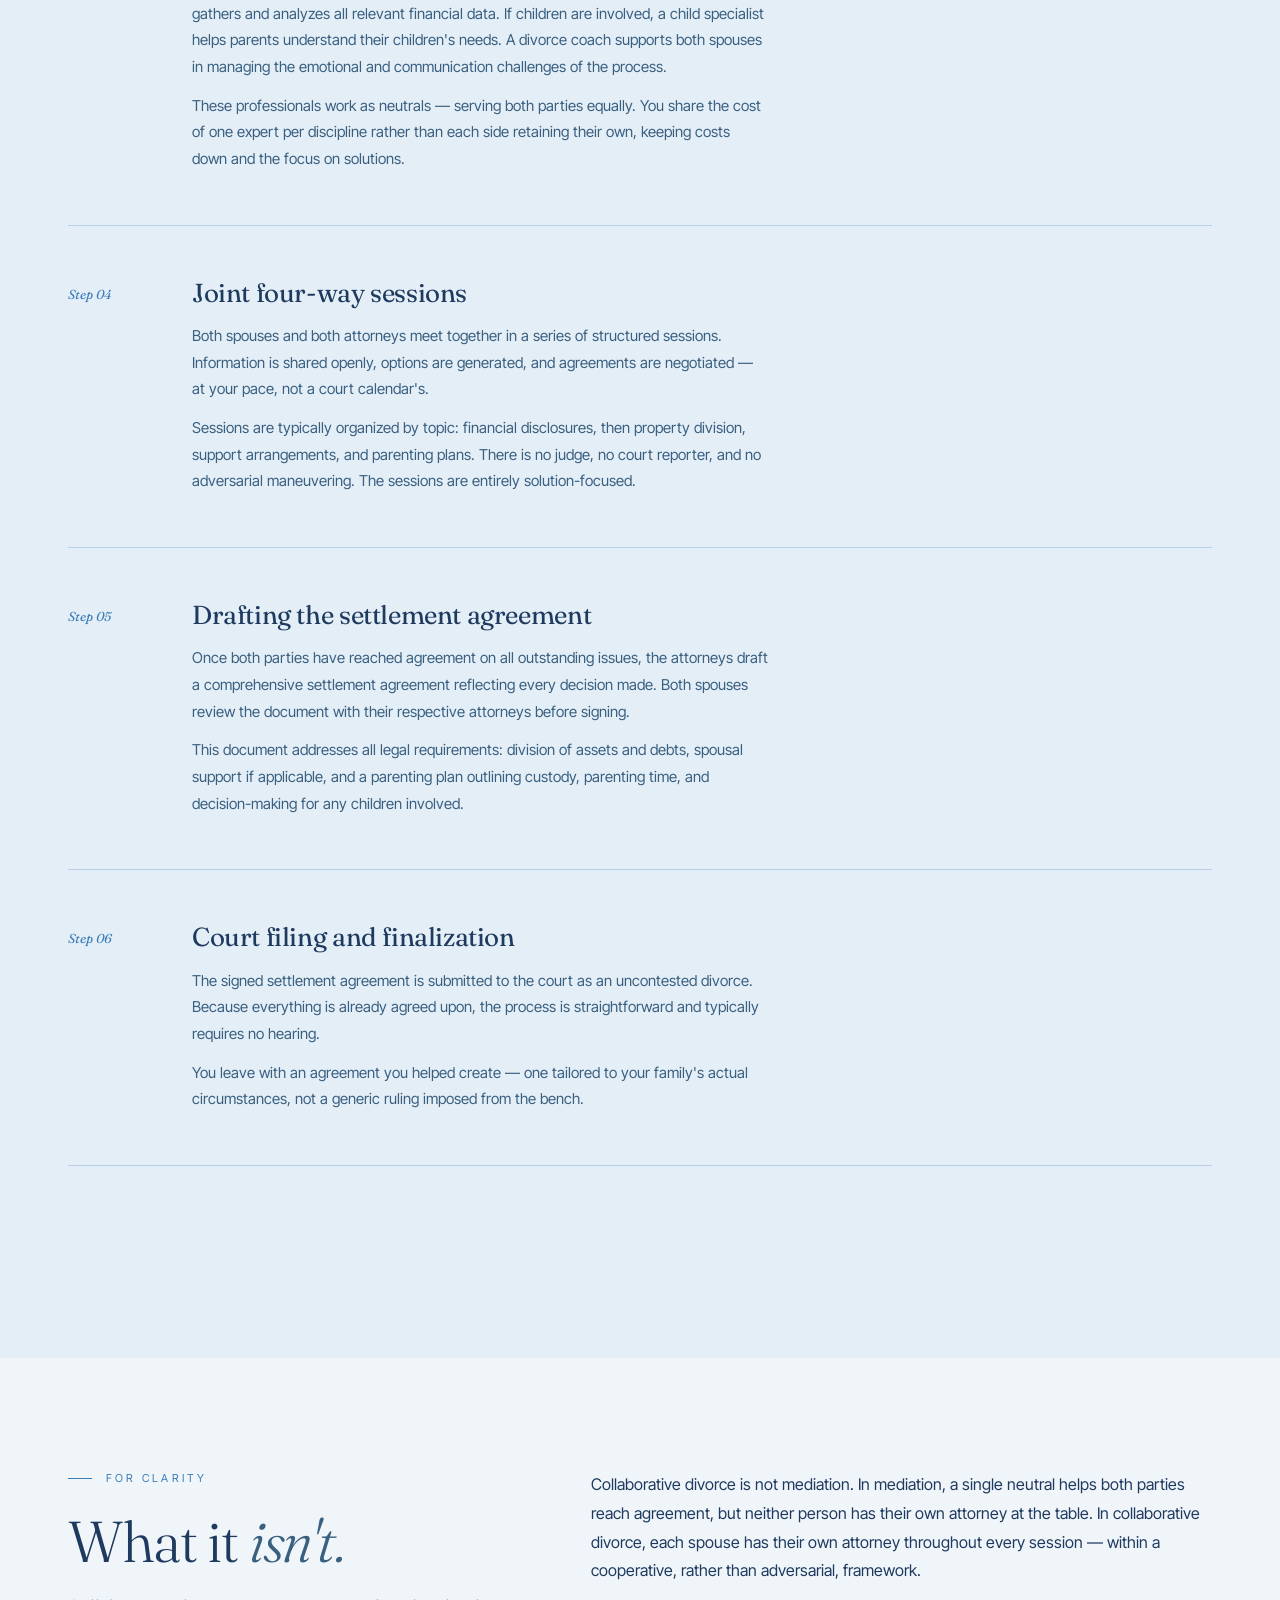
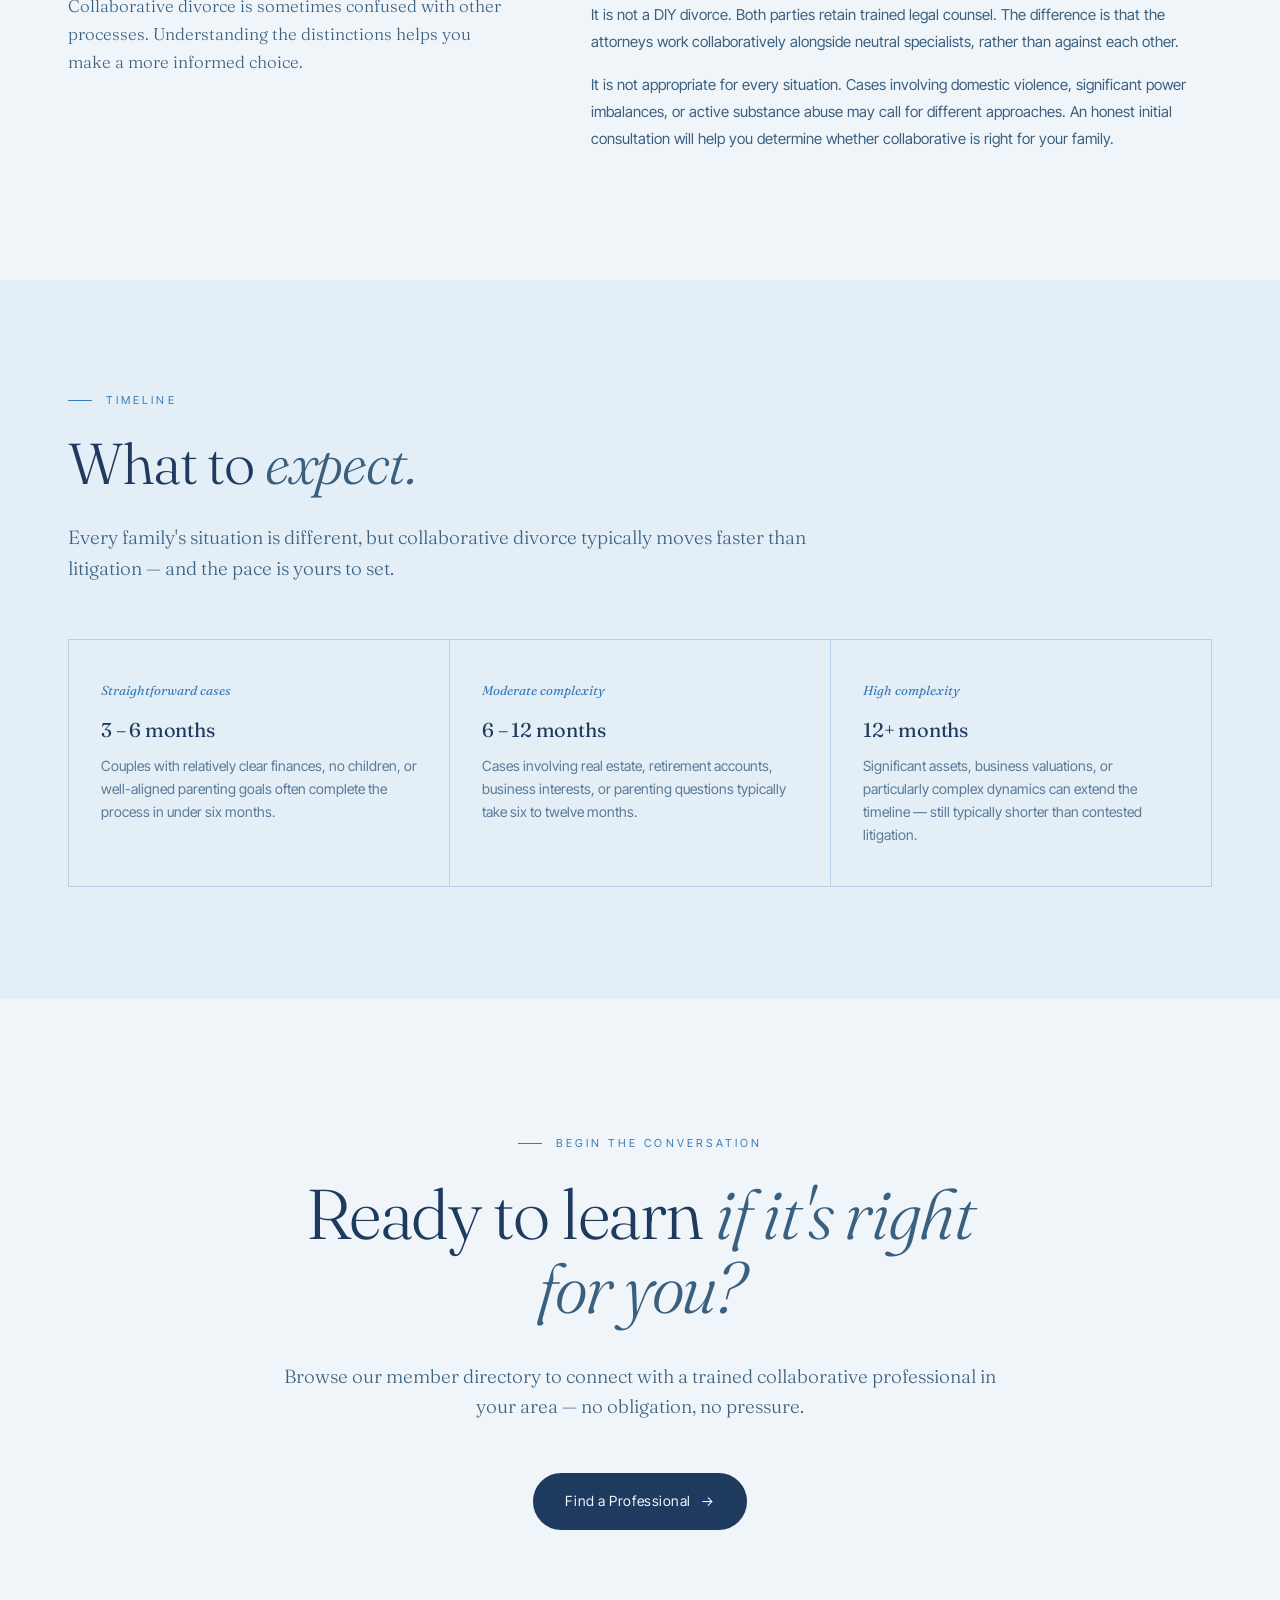
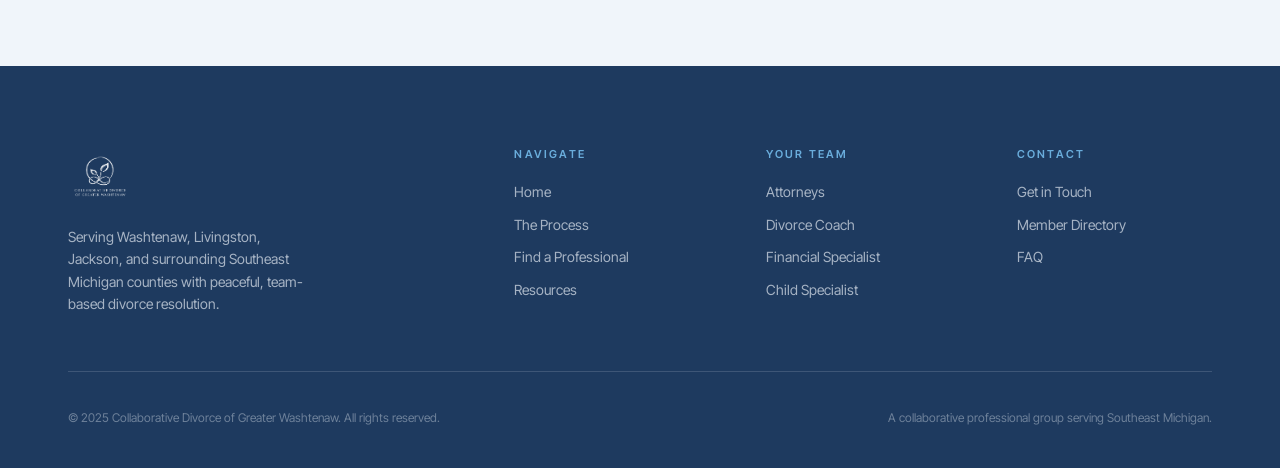
<file: process.html>
<!DOCTYPE html>
<html lang="en">
<head>
  <meta charset="UTF-8">
  <meta name="viewport" content="width=device-width, initial-scale=1.0">
  <title>The Process — Collaborative Divorce of Greater Washtenaw</title>
  <meta name="description" content="How collaborative divorce works step by step — from initial consultation through final settlement.">
  <link rel="preconnect" href="https://fonts.googleapis.com"><link rel="preconnect" href="https://fonts.gstatic.com" crossorigin><link href="https://fonts.googleapis.com/css2?family=Fraunces:ital,opsz,wght@0,9..144,300;0,9..144,400;0,9..144,500;1,9..144,400&family=Inter+Tight:wght@300;400;500;600&display=swap" rel="stylesheet">
  <link rel="stylesheet" href="styles/main.css">
  <link rel="icon" type="image/x-icon" href="images/favicon.ico">
  <link rel="apple-touch-icon" href="images/apple-touch-icon.png">
</head>
<body>
<a href="#main-content" class="skip-link">Skip to main content</a>
<nav id="nav" role="banner">
  <div class="wrap">
    <a href="index.html" class="logo-link" aria-label="Collaborative Divorce of Greater Washtenaw, home">
      <img src="images/logo.png" alt="Collaborative Divorce of Greater Washtenaw" class="logo-img">
    </a>
    <ul class="nav-links" id="main-nav" aria-label="Primary navigation">
<li><a href="index.html">Home</a></li>
<li><a href="process.html" class="active" aria-current="page">The Process</a></li>
<li><a href="our-team.html">Find a Professional</a></li>
<li><a href="resources.html">Resources</a></li>
<li><a href="contact.html">Contact</a></li>
    </ul>
    <a href="our-team.html" class="nav-cta">Find a Professional</a>
    <button class="nav-toggle" id="nav-toggle" aria-label="Open navigation menu" aria-expanded="false" aria-controls="main-nav">
      <svg width="22" height="22" fill="none" viewBox="0 0 24 24" stroke="currentColor" aria-hidden="true" focusable="false"><path stroke-linecap="round" stroke-linejoin="round" stroke-width="2" d="M4 6h16M4 12h16M4 18h16"/></svg>
    </button>
  </div>
</nav>
<main id="main-content" tabindex="-1">
<header class="page-hero">
  <div class="wrap">
    <div class="hero-eyebrow">The Process</div>
    <h1 class="page-title">How collaborative <span class="italic">divorce works.</span></h1>
    <p class="page-lede">A structured, step-by-step process — each phase designed to keep the focus on resolution and cooperation, with your family at the center.</p>
  </div>
</header>

<section style="padding:80px 0 120px;background:var(--bg-alt)">
  <div class="wrap">
    <div class="steps">
      <div class="step reveal"><div class="step-num">Step 01</div><div class="step-body">
        <h3>Separate initial consultations</h3>
        <p>Each spouse meets individually with a collaboratively trained attorney. These confidential meetings allow each person to understand the process, ask questions, and decide whether a collaborative approach fits their situation — with no obligation to proceed.</p>
        <p>The attorney explains the Participation Agreement, reviews what topics will need to be addressed — property, finances, support, parenting — and helps the client think through their goals before any joint meetings begin.</p>
      </div></div>
      <div class="step reveal"><div class="step-num">Step 02</div><div class="step-body">
        <h3>Signing the Participation Agreement</h3>
        <p>Both spouses and both attorneys sign a Participation Agreement — the foundational document that commits everyone to the collaborative process. It establishes the ground rules: full voluntary disclosure of information, respectful communication, and a shared commitment to reaching a negotiated resolution.</p>
        <p>Crucially, the agreement states that if either party abandons the process and chooses to litigate, both attorneys must withdraw. This creates a strong mutual incentive to stay the course.</p>
        <div class="pa-callout" style="margin-top:24px"><div class="label">Why this matters</div>
          <p>"The withdrawal provision ensures attorneys remain settlement-focused throughout, because their role ends the moment the process does."</p>
        </div>
      </div></div>
      <div class="step reveal"><div class="step-num">Step 03</div><div class="step-body">
        <h3>Building the team</h3>
        <p>Depending on your situation, neutral specialists join the process. A financial specialist gathers and analyzes all relevant financial data. If children are involved, a child specialist helps parents understand their children's needs. A divorce coach supports both spouses in managing the emotional and communication challenges of the process.</p>
        <p>These professionals work as neutrals — serving both parties equally. You share the cost of one expert per discipline rather than each side retaining their own, keeping costs down and the focus on solutions.</p>
      </div></div>
      <div class="step reveal"><div class="step-num">Step 04</div><div class="step-body">
        <h3>Joint four-way sessions</h3>
        <p>Both spouses and both attorneys meet together in a series of structured sessions. Information is shared openly, options are generated, and agreements are negotiated — at your pace, not a court calendar's.</p>
        <p>Sessions are typically organized by topic: financial disclosures, then property division, support arrangements, and parenting plans. There is no judge, no court reporter, and no adversarial maneuvering. The sessions are entirely solution-focused.</p>
      </div></div>
      <div class="step reveal"><div class="step-num">Step 05</div><div class="step-body">
        <h3>Drafting the settlement agreement</h3>
        <p>Once both parties have reached agreement on all outstanding issues, the attorneys draft a comprehensive settlement agreement reflecting every decision made. Both spouses review the document with their respective attorneys before signing.</p>
        <p>This document addresses all legal requirements: division of assets and debts, spousal support if applicable, and a parenting plan outlining custody, parenting time, and decision-making for any children involved.</p>
      </div></div>
      <div class="step reveal"><div class="step-num">Step 06</div><div class="step-body">
        <h3>Court filing and finalization</h3>
        <p>The signed settlement agreement is submitted to the court as an uncontested divorce. Because everything is already agreed upon, the process is straightforward and typically requires no hearing.</p>
        <p>You leave with an agreement you helped create — one tailored to your family's actual circumstances, not a generic ruling imposed from the bench.</p>
      </div></div>
    </div>
  </div>
</section>

<section>
  <div class="wrap">
    <div class="content-grid reveal">
      <div class="content-left">
        <div class="section-eyebrow">For Clarity</div>
        <h2>What it <span class="italic">isn't.</span></h2>
        <p>Collaborative divorce is sometimes confused with other processes. Understanding the distinctions helps you make a more informed choice.</p>
      </div>
      <div class="content-right">
        <p>Collaborative divorce is not mediation. In mediation, a single neutral helps both parties reach agreement, but neither person has their own attorney at the table. In collaborative divorce, each spouse has their own attorney throughout every session — within a cooperative, rather than adversarial, framework.</p>
        <p>It is not a DIY divorce. Both parties retain trained legal counsel. The difference is that the attorneys work collaboratively alongside neutral specialists, rather than against each other.</p>
        <p>It is not appropriate for every situation. Cases involving domestic violence, significant power imbalances, or active substance abuse may call for different approaches. An honest initial consultation will help you determine whether collaborative is right for your family.</p>
      </div>
    </div>
  </div>
</section>

<section style="background:var(--bg-alt)">
  <div class="wrap">
    <div class="reveal" style="margin-bottom:48px">
      <div class="section-eyebrow">Timeline</div>
      <h2>What to <span class="italic">expect.</span></h2>
      <p class="section-lede">Every family's situation is different, but collaborative divorce typically moves faster than litigation — and the pace is yours to set.</p>
    </div>
    <div class="timeline-grid reveal">
      <div class="timeline-item"><div class="timeline-label">Straightforward cases</div><h3>3 – 6 months</h3><p>Couples with relatively clear finances, no children, or well-aligned parenting goals often complete the process in under six months.</p></div>
      <div class="timeline-item"><div class="timeline-label">Moderate complexity</div><h3>6 – 12 months</h3><p>Cases involving real estate, retirement accounts, business interests, or parenting questions typically take six to twelve months.</p></div>
      <div class="timeline-item"><div class="timeline-label">High complexity</div><h3>12+ months</h3><p>Significant assets, business valuations, or particularly complex dynamics can extend the timeline — still typically shorter than contested litigation.</p></div>
    </div>
  </div>
</section>

<section class="cta-section">
  <div class="wrap"><div class="reveal">
    <div class="section-eyebrow">Begin the Conversation</div>
    <h2>Ready to learn <span class="italic">if it's right for you?</span></h2>
    <p class="section-lede">Browse our member directory to connect with a trained collaborative professional in your area — no obligation, no pressure.</p>
    <a href="our-team.html" class="btn-primary">Find a Professional <span class="arrow">&#8594;</span></a>
  </div></div>
</section>
</main>
<footer role="contentinfo">
  <div class="wrap">
    <div class="footer-grid">
      <div class="footer-brand">
        <a href="index.html" class="logo-link"><img src="images/logo.png" alt="Collaborative Divorce of Greater Washtenaw" class="logo-img"></a>
        <p style="margin-top:16px">Serving Washtenaw, Livingston, Jackson, and surrounding Southeast Michigan counties with peaceful, team-based divorce resolution.</p>
      </div>
      <div><h4>Navigate</h4><ul>
        <li><a href="index.html">Home</a></li>
        <li><a href="process.html">The Process</a></li>
        <li><a href="our-team.html">Find a Professional</a></li>
        <li><a href="resources.html">Resources</a></li>
      </ul></div>
      <div><h4>Your Team</h4><ul>
        <li><a href="our-team.html#attorneys">Attorneys</a></li>
        <li><a href="team/coach.html">Divorce Coach</a></li>
        <li><a href="team/financial-specialist.html">Financial Specialist</a></li>
        <li><a href="team/child-specialist.html">Child Specialist</a></li>
      </ul></div>
      <div><h4>Contact</h4><ul>
        <li><a href="contact.html">Get in Touch</a></li>
        <li><a href="our-team.html">Member Directory</a></li>
        <li><a href="resources.html#faq">FAQ</a></li>
      </ul></div>
    </div>
    <div class="footer-bottom">
      <div>&copy; 2025 Collaborative Divorce of Greater Washtenaw. All rights reserved.</div>
      <div>A collaborative professional group serving Southeast Michigan.</div>
    </div>
  </div>
</footer>
<script src="scripts/main.js"></script>
</body>
</html>
</file>
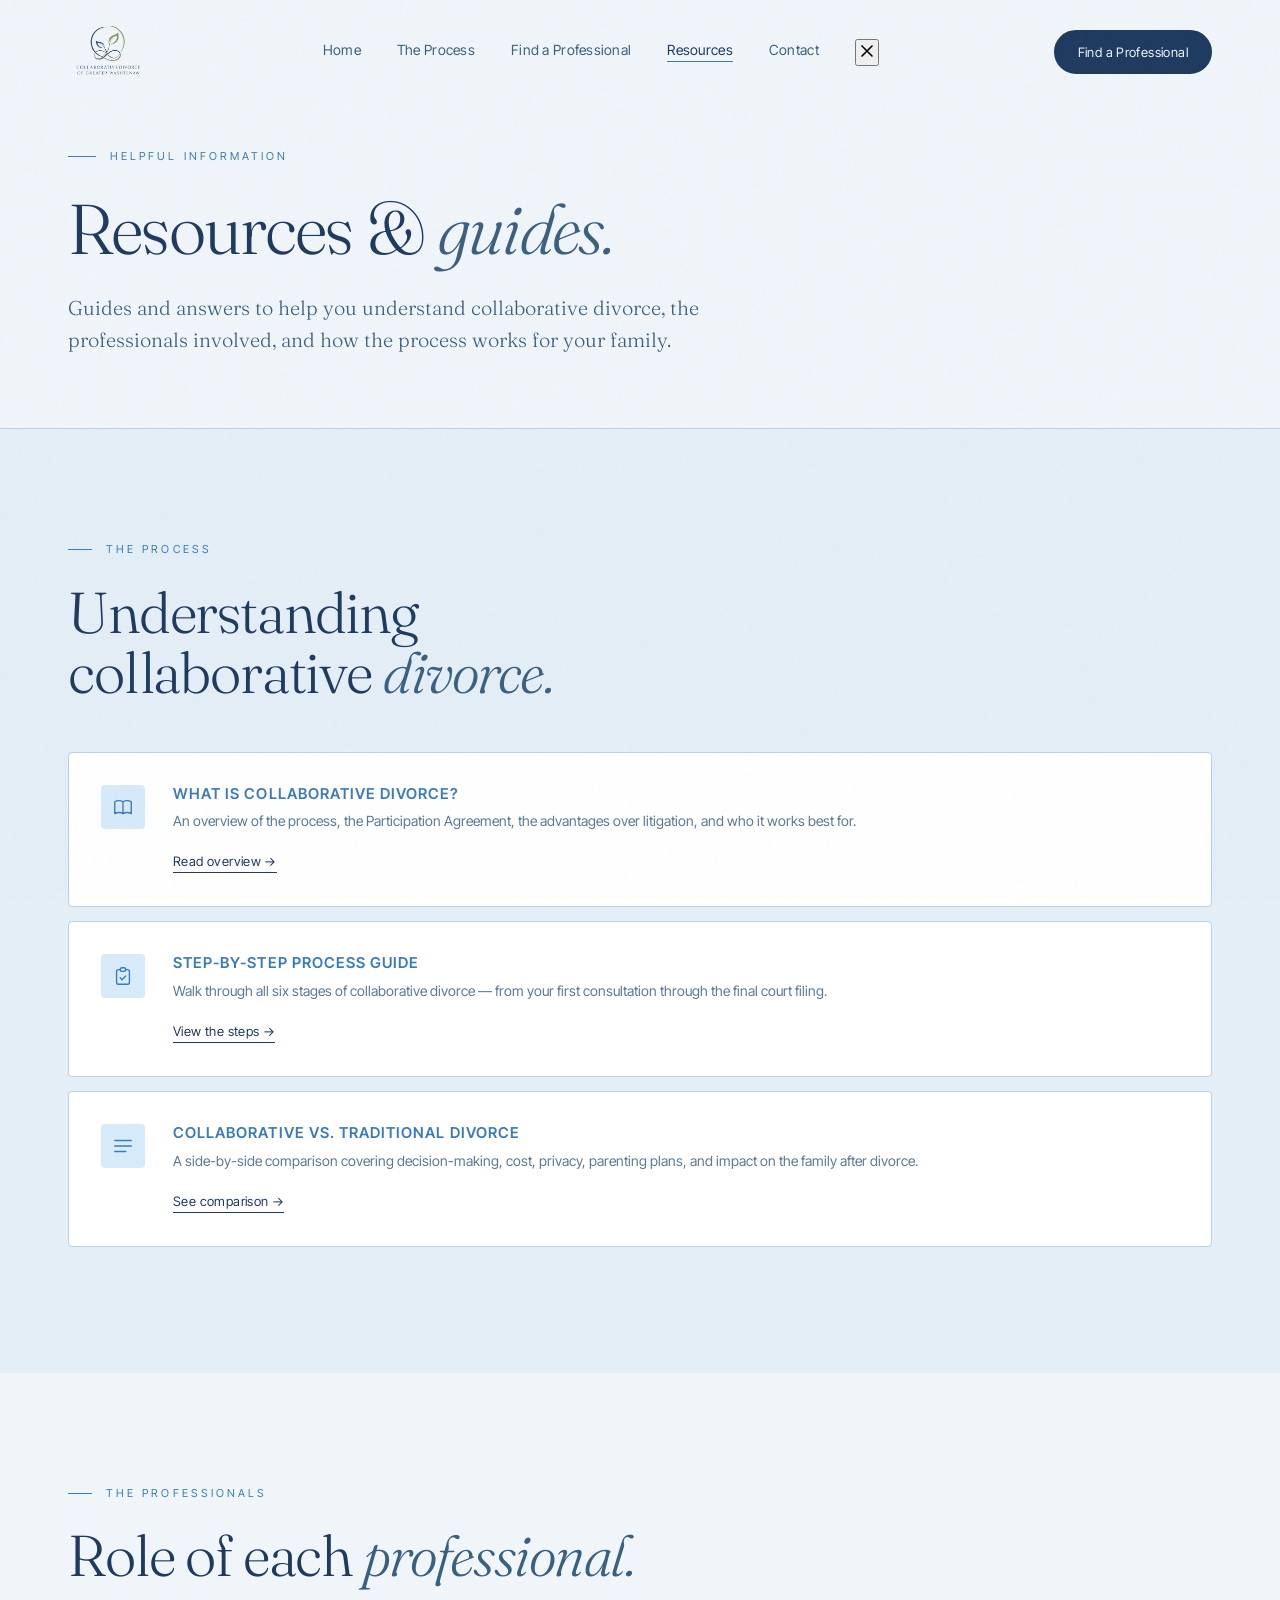
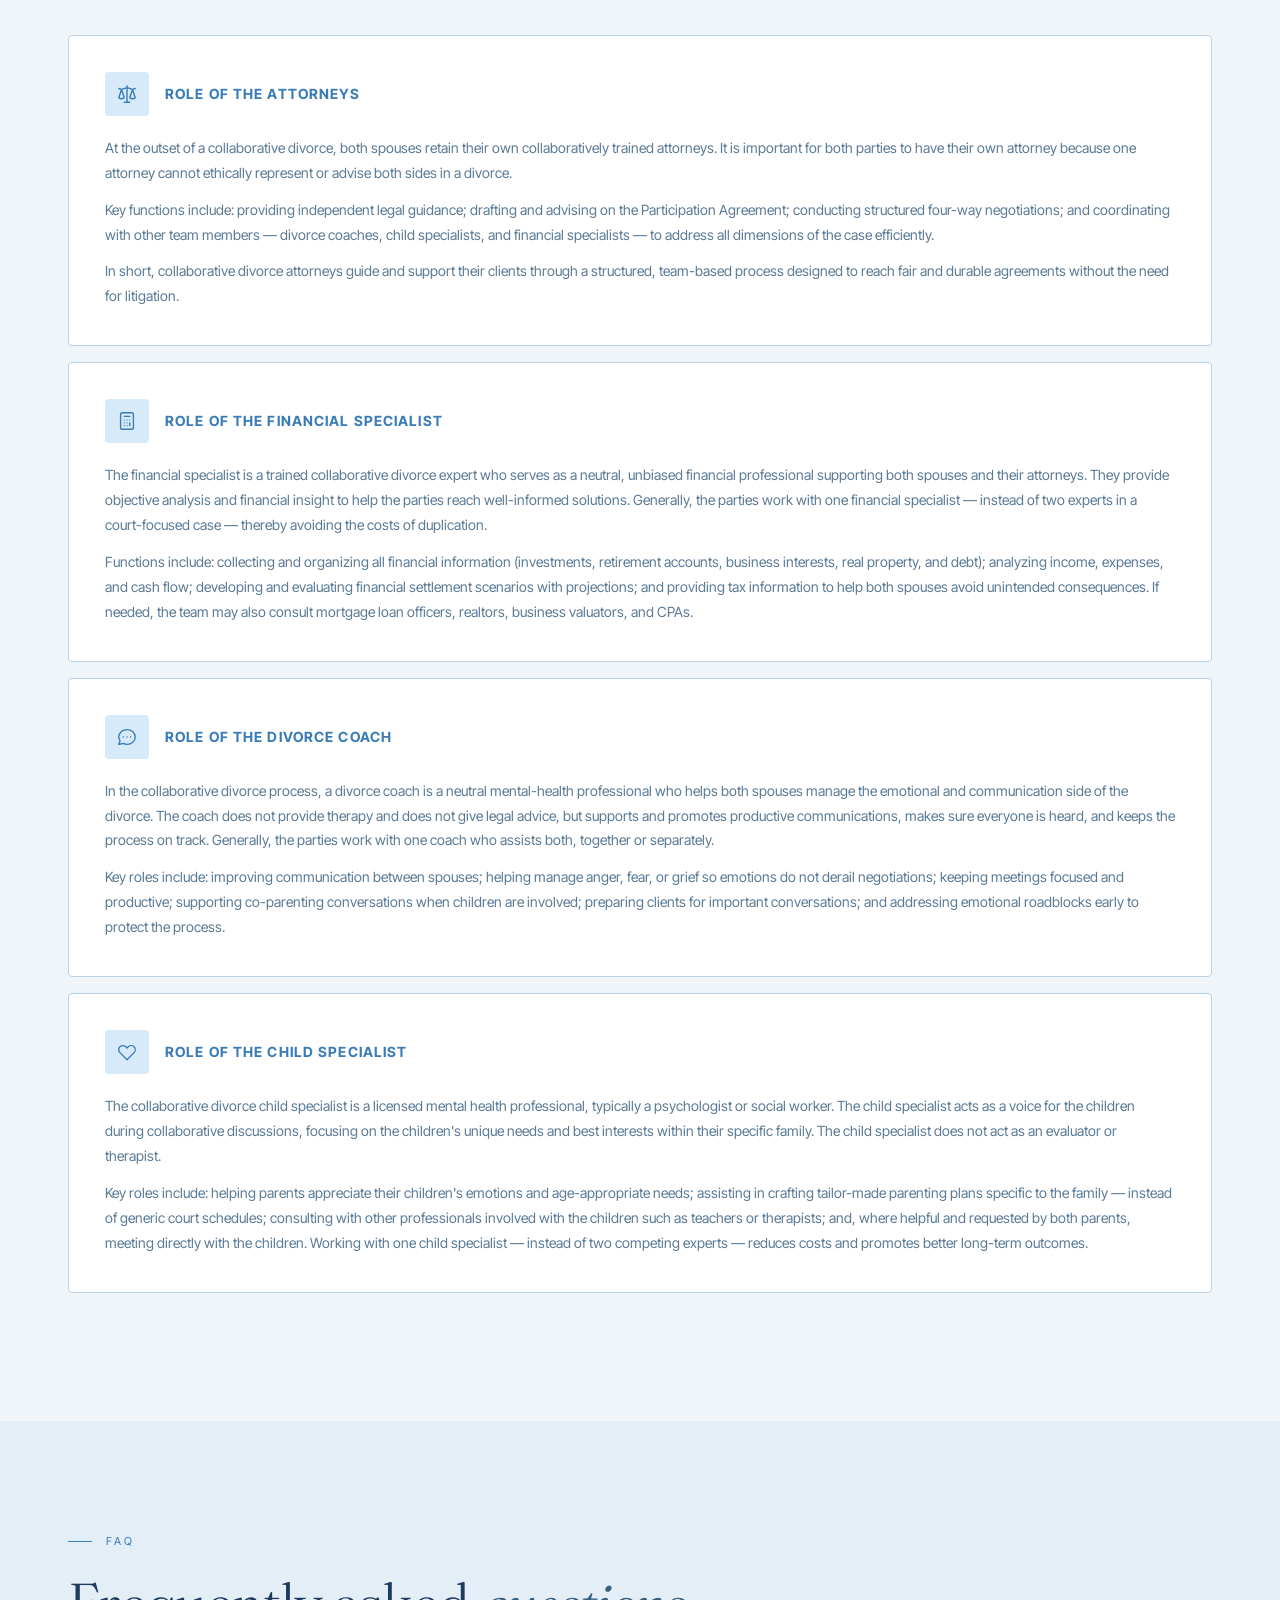
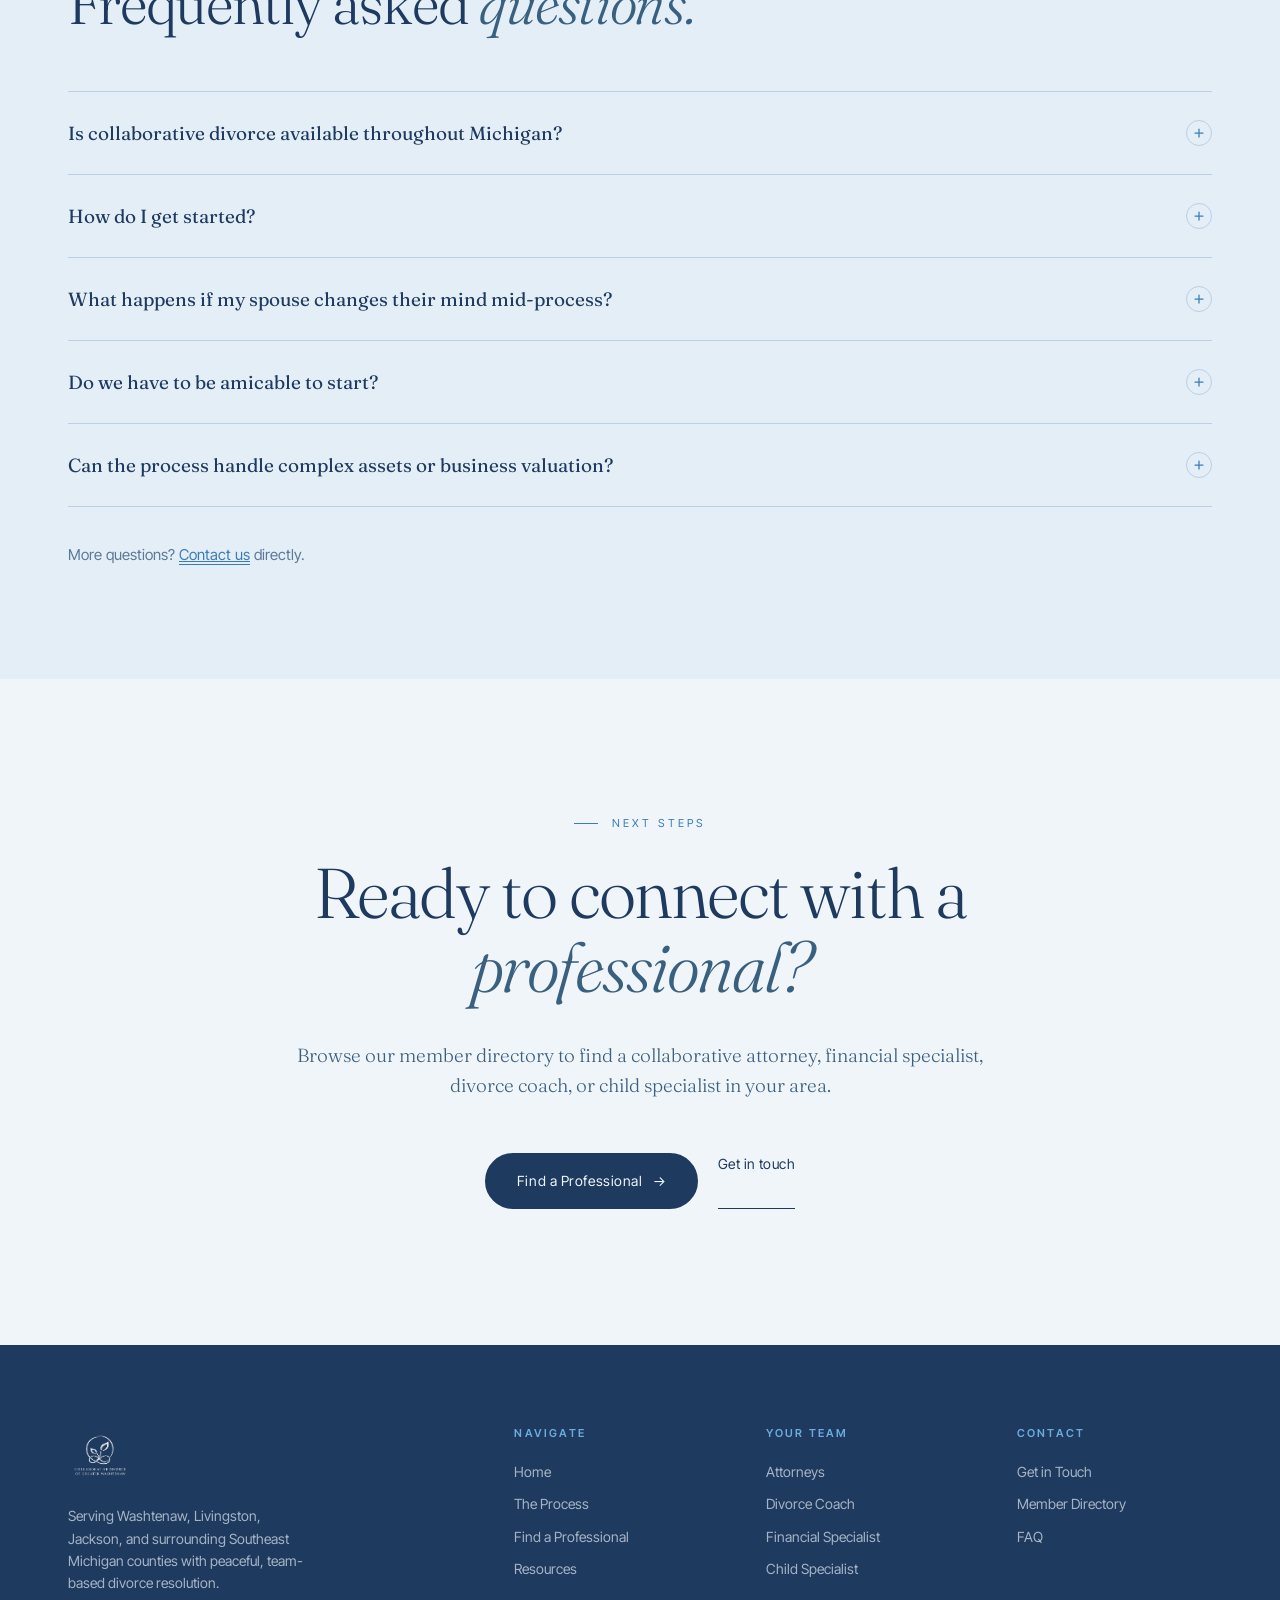
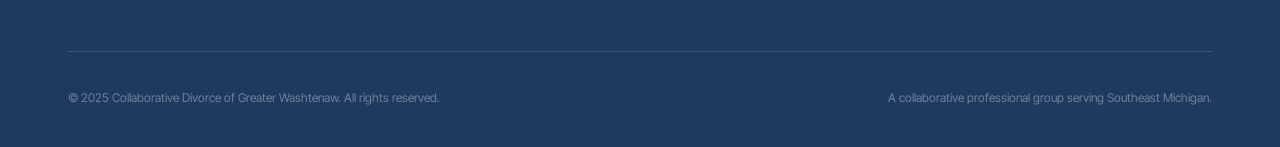
<file: resources.html>
<!DOCTYPE html>
<html lang="en">
<head>
  <meta charset="UTF-8">
  <meta name="viewport" content="width=device-width, initial-scale=1.0">
  <title>Resources — Collaborative Divorce of Greater Washtenaw</title>
  <meta name="description" content="Guides, professional role descriptions, and FAQ to help you understand collaborative divorce in Southeast Michigan.">
  <link rel="preconnect" href="https://fonts.googleapis.com"><link rel="preconnect" href="https://fonts.gstatic.com" crossorigin><link href="https://fonts.googleapis.com/css2?family=Fraunces:ital,opsz,wght@0,9..144,300;0,9..144,400;0,9..144,500;1,9..144,400&family=Inter+Tight:wght@300;400;500;600&display=swap" rel="stylesheet">
  <link rel="stylesheet" href="styles/main.css">
  <link rel="icon" type="image/x-icon" href="images/favicon.ico">
  <link rel="apple-touch-icon" href="images/apple-touch-icon.png">
</head>
<body>
<a href="#main-content" class="skip-link">Skip to main content</a>
<nav id="nav" role="banner">
  <div class="wrap">
    <a href="index.html" class="logo-link" aria-label="Collaborative Divorce of Greater Washtenaw, home">
      <img src="images/logo.png" alt="Collaborative Divorce of Greater Washtenaw" class="logo-img">
    </a>
    <ul class="nav-links" id="main-nav" aria-label="Primary navigation">
<li><a href="index.html">Home</a></li>
<li><a href="process.html">The Process</a></li>
<li><a href="our-team.html">Find a Professional</a></li>
<li><a href="resources.html" class="active" aria-current="page">Resources</a></li>
<li><a href="contact.html">Contact</a></li>
    </ul>
    <a href="our-team.html" class="nav-cta">Find a Professional</a>
    <button class="nav-toggle" id="nav-toggle" aria-label="Open navigation menu" aria-expanded="false" aria-controls="main-nav">
      <svg width="22" height="22" fill="none" viewBox="0 0 24 24" stroke="currentColor" aria-hidden="true" focusable="false"><path stroke-linecap="round" stroke-linejoin="round" stroke-width="2" d="M4 6h16M4 12h16M4 18h16"/></svg>
    </button>
  </div>
</nav>
<main id="main-content" tabindex="-1">
<header class="page-hero">
  <div class="wrap">
    <div class="hero-eyebrow">Helpful Information</div>
    <h1 class="page-title">Resources &amp; <span class="italic">guides.</span></h1>
    <p class="page-lede">Guides and answers to help you understand collaborative divorce, the professionals involved, and how the process works for your family.</p>
  </div>
</header>

<section style="background:var(--bg-alt)">
  <div class="wrap">
    <div class="section-eyebrow">The Process</div>
    <h2 class="reveal">Understanding collaborative <span class="italic">divorce.</span></h2>
    <div style="margin-top:48px">
      <div class="resource-item reveal">
        <div class="resource-icon"><svg width="22" height="22" fill="none" viewBox="0 0 24 24" stroke="currentColor" aria-hidden="true" focusable="false"><path stroke-linecap="round" stroke-linejoin="round" stroke-width="1.5" d="M12 6.253v13m0-13C10.832 5.477 9.246 5 7.5 5S4.168 5.477 3 6.253v13C4.168 18.477 5.754 18 7.5 18s3.332.477 4.5 1.253m0-13C13.168 5.477 14.754 5 16.5 5c1.747 0 3.332.477 4.5 1.253v13C19.832 18.477 18.247 18 16.5 18c-1.753 0-3.332.477-4.5 1.253"/></svg></div>
        <div class="resource-body"><h3>What Is Collaborative Divorce?</h3><p>An overview of the process, the Participation Agreement, the advantages over litigation, and who it works best for.</p><a href="index.html#process" class="btn-secondary" style="font-size:13px">Read overview &#8594;</a></div>
      </div>
      <div class="resource-item reveal">
        <div class="resource-icon"><svg width="22" height="22" fill="none" viewBox="0 0 24 24" stroke="currentColor" aria-hidden="true" focusable="false"><path stroke-linecap="round" stroke-linejoin="round" stroke-width="1.5" d="M9 5H7a2 2 0 00-2 2v12a2 2 0 002 2h10a2 2 0 002-2V7a2 2 0 00-2-2h-2M9 5a2 2 0 002 2h2a2 2 0 002-2M9 5a2 2 0 012-2h2a2 2 0 012 2m-6 9l2 2 4-4"/></svg></div>
        <div class="resource-body"><h3>Step-by-Step Process Guide</h3><p>Walk through all six stages of collaborative divorce — from your first consultation through the final court filing.</p><a href="process.html" class="btn-secondary" style="font-size:13px">View the steps &#8594;</a></div>
      </div>
      <div class="resource-item reveal">
        <div class="resource-icon"><svg width="22" height="22" fill="none" viewBox="0 0 24 24" stroke="currentColor" aria-hidden="true" focusable="false"><path stroke-linecap="round" stroke-linejoin="round" stroke-width="1.5" d="M3 6h18M3 12h18M3 18h12"/></svg></div>
        <div class="resource-body"><h3>Collaborative vs. Traditional Divorce</h3><p>A side-by-side comparison covering decision-making, cost, privacy, parenting plans, and impact on the family after divorce.</p><a href="index.html#compare" class="btn-secondary" style="font-size:13px">See comparison &#8594;</a></div>
      </div>
    </div>
  </div>
</section>

<section id="roles">
  <div class="wrap">
    <div class="section-eyebrow">The Professionals</div>
    <h2 class="reveal">Role of each <span class="italic">professional.</span></h2>
    <div style="margin-top:48px">
      <div class="role-explainer reveal">
        <div class="role-explainer-head">
          <div class="role-explainer-icon"><svg width="22" height="22" fill="none" viewBox="0 0 24 24" stroke="currentColor" aria-hidden="true" focusable="false"><path stroke-linecap="round" stroke-linejoin="round" stroke-width="1.5" d="M3 6l3 1m0 0l-3 9a5.002 5.002 0 006.001 0M6 7l3 9M6 7l6-2m6 2l3-1m-3 1l-3 9a5.002 5.002 0 006.001 0M18 7l3 9m-3-9l-6-2m0-2v2m0 16V5m0 16H9m3 0h3"/></svg></div>
          <h3>Role of the Attorneys</h3>
        </div>
        <p>At the outset of a collaborative divorce, both spouses retain their own collaboratively trained attorneys. It is important for both parties to have their own attorney because one attorney cannot ethically represent or advise both sides in a divorce.</p>
        <p>Key functions include: providing independent legal guidance; drafting and advising on the Participation Agreement; conducting structured four-way negotiations; and coordinating with other team members — divorce coaches, child specialists, and financial specialists — to address all dimensions of the case efficiently.</p>
        <p>In short, collaborative divorce attorneys guide and support their clients through a structured, team-based process designed to reach fair and durable agreements without the need for litigation.</p>
      </div>
      <div class="role-explainer reveal">
        <div class="role-explainer-head">
          <div class="role-explainer-icon"><svg width="22" height="22" fill="none" viewBox="0 0 24 24" stroke="currentColor" aria-hidden="true" focusable="false"><path stroke-linecap="round" stroke-linejoin="round" stroke-width="1.5" d="M9 7h6m0 10v-3m-3 3h.01M9 17h.01M9 14h.01M12 14h.01M15 11h.01M12 11h.01M9 11h.01M7 21h10a2 2 0 002-2V5a2 2 0 00-2-2H7a2 2 0 00-2 2v14a2 2 0 002 2z"/></svg></div>
          <h3>Role of the Financial Specialist</h3>
        </div>
        <p>The financial specialist is a trained collaborative divorce expert who serves as a neutral, unbiased financial professional supporting both spouses and their attorneys. They provide objective analysis and financial insight to help the parties reach well-informed solutions. Generally, the parties work with one financial specialist — instead of two experts in a court-focused case — thereby avoiding the costs of duplication.</p>
        <p>Functions include: collecting and organizing all financial information (investments, retirement accounts, business interests, real property, and debt); analyzing income, expenses, and cash flow; developing and evaluating financial settlement scenarios with projections; and providing tax information to help both spouses avoid unintended consequences. If needed, the team may also consult mortgage loan officers, realtors, business valuators, and CPAs.</p>
      </div>
      <div class="role-explainer reveal">
        <div class="role-explainer-head">
          <div class="role-explainer-icon"><svg width="22" height="22" fill="none" viewBox="0 0 24 24" stroke="currentColor" aria-hidden="true" focusable="false"><path stroke-linecap="round" stroke-linejoin="round" stroke-width="1.5" d="M8 12h.01M12 12h.01M16 12h.01M21 12c0 4.418-4.03 8-9 8a9.863 9.863 0 01-4.255-.949L3 20l1.395-3.72C3.512 15.042 3 13.574 3 12c0-4.418 4.03-8 9-8s9 3.582 9 8z"/></svg></div>
          <h3>Role of the Divorce Coach</h3>
        </div>
        <p>In the collaborative divorce process, a divorce coach is a neutral mental-health professional who helps both spouses manage the emotional and communication side of the divorce. The coach does not provide therapy and does not give legal advice, but supports and promotes productive communications, makes sure everyone is heard, and keeps the process on track. Generally, the parties work with one coach who assists both, together or separately.</p>
        <p>Key roles include: improving communication between spouses; helping manage anger, fear, or grief so emotions do not derail negotiations; keeping meetings focused and productive; supporting co-parenting conversations when children are involved; preparing clients for important conversations; and addressing emotional roadblocks early to protect the process.</p>
      </div>
      <div class="role-explainer reveal">
        <div class="role-explainer-head">
          <div class="role-explainer-icon"><svg width="22" height="22" fill="none" viewBox="0 0 24 24" stroke="currentColor" aria-hidden="true" focusable="false"><path stroke-linecap="round" stroke-linejoin="round" stroke-width="1.5" d="M4.318 6.318a4.5 4.5 0 000 6.364L12 20.364l7.682-7.682a4.5 4.5 0 00-6.364-6.364L12 7.636l-1.318-1.318a4.5 4.5 0 00-6.364 0z"/></svg></div>
          <h3>Role of the Child Specialist</h3>
        </div>
        <p>The collaborative divorce child specialist is a licensed mental health professional, typically a psychologist or social worker. The child specialist acts as a voice for the children during collaborative discussions, focusing on the children's unique needs and best interests within their specific family. The child specialist does not act as an evaluator or therapist.</p>
        <p>Key roles include: helping parents appreciate their children's emotions and age-appropriate needs; assisting in crafting tailor-made parenting plans specific to the family — instead of generic court schedules; consulting with other professionals involved with the children such as teachers or therapists; and, where helpful and requested by both parents, meeting directly with the children. Working with one child specialist — instead of two competing experts — reduces costs and promotes better long-term outcomes.</p>
      </div>
    </div>
  </div>
</section>

<section style="background:var(--bg-alt)" id="faq">
  <div class="wrap">
    <div class="section-eyebrow">FAQ</div>
    <h2 class="reveal">Frequently asked <span class="italic">questions.</span></h2>
    <div class="faq-list" style="margin-top:56px">
      <div class="faq-item">
        <button class="faq-q" aria-expanded="false">Is collaborative divorce available throughout Michigan?<span class="faq-icon" aria-hidden="true"><svg width="12" height="12" fill="none" viewBox="0 0 24 24" stroke="currentColor"><path stroke-linecap="round" stroke-linejoin="round" stroke-width="2.5" d="M12 4v16m8-8H4"/></svg></span></button>
        <div class="faq-a">Yes. Michigan passed the Collaborative Law Act, which provides a legal framework for collaborative proceedings across the state. CDGW members serve the Southeast Michigan region, but trained collaborative professionals practice statewide.</div>
      </div>
      <div class="faq-item">
        <button class="faq-q" aria-expanded="false">How do I get started?<span class="faq-icon" aria-hidden="true"><svg width="12" height="12" fill="none" viewBox="0 0 24 24" stroke="currentColor"><path stroke-linecap="round" stroke-linejoin="round" stroke-width="2.5" d="M12 4v16m8-8H4"/></svg></span></button>
        <div class="faq-a">Browse our member directory and contact a collaborative attorney in your area. They will schedule an initial consultation to explain the process and determine whether it is appropriate for your situation. There is no obligation after that first meeting.</div>
      </div>
      <div class="faq-item">
        <button class="faq-q" aria-expanded="false">What happens if my spouse changes their mind mid-process?<span class="faq-icon" aria-hidden="true"><svg width="12" height="12" fill="none" viewBox="0 0 24 24" stroke="currentColor"><path stroke-linecap="round" stroke-linejoin="round" stroke-width="2.5" d="M12 4v16m8-8H4"/></svg></span></button>
        <div class="faq-a">Either party can withdraw from the collaborative process at any time. If that happens, both collaborative attorneys must withdraw, and new attorneys must be retained for any subsequent litigation. This disqualification clause — part of the Participation Agreement — creates a strong incentive for all parties to remain committed to resolution.</div>
      </div>
      <div class="faq-item">
        <button class="faq-q" aria-expanded="false">Do we have to be amicable to start?<span class="faq-icon" aria-hidden="true"><svg width="12" height="12" fill="none" viewBox="0 0 24 24" stroke="currentColor"><path stroke-linecap="round" stroke-linejoin="round" stroke-width="2.5" d="M12 4v16m8-8H4"/></svg></span></button>
        <div class="faq-a">You do not need to be perfectly amicable. What matters is that both parties are willing to engage in good faith. The divorce coach is specifically there to help manage difficult emotions, improve communication, and keep the process on track — even when conversations are hard.</div>
      </div>
      <div class="faq-item">
        <button class="faq-q" aria-expanded="false">Can the process handle complex assets or business valuation?<span class="faq-icon" aria-hidden="true"><svg width="12" height="12" fill="none" viewBox="0 0 24 24" stroke="currentColor"><path stroke-linecap="round" stroke-linejoin="round" stroke-width="2.5" d="M12 4v16m8-8H4"/></svg></span></button>
        <div class="faq-a">Yes. The financial specialist handles complex financial matters including retirement accounts, business interests, real property, and debt obligations. When needed, they may also bring in specialized professionals such as business valuators, CPAs, or mortgage loan officers to assist both parties in making fully informed decisions.</div>
      </div>
    </div>
    <p style="margin-top:36px;font-size:15px;color:var(--muted)">More questions? <a href="contact.html" style="color:var(--accent);border-bottom:1px solid var(--accent)">Contact us</a> directly.</p>
  </div>
</section>

<section class="cta-section">
  <div class="wrap"><div class="reveal">
    <div class="section-eyebrow">Next Steps</div>
    <h2>Ready to connect with a <span class="italic">professional?</span></h2>
    <p class="section-lede">Browse our member directory to find a collaborative attorney, financial specialist, divorce coach, or child specialist in your area.</p>
    <div style="display:flex;gap:20px;justify-content:center;flex-wrap:wrap">
      <a href="our-team.html" class="btn-primary">Find a Professional <span class="arrow">&#8594;</span></a>
      <a href="contact.html" class="btn-secondary">Get in touch</a>
    </div>
  </div></div>
</section>
</main>
<footer role="contentinfo">
  <div class="wrap">
    <div class="footer-grid">
      <div class="footer-brand">
        <a href="index.html" class="logo-link"><img src="images/logo.png" alt="Collaborative Divorce of Greater Washtenaw" class="logo-img"></a>
        <p style="margin-top:16px">Serving Washtenaw, Livingston, Jackson, and surrounding Southeast Michigan counties with peaceful, team-based divorce resolution.</p>
      </div>
      <div><h4>Navigate</h4><ul>
        <li><a href="index.html">Home</a></li>
        <li><a href="process.html">The Process</a></li>
        <li><a href="our-team.html">Find a Professional</a></li>
        <li><a href="resources.html">Resources</a></li>
      </ul></div>
      <div><h4>Your Team</h4><ul>
        <li><a href="our-team.html#attorneys">Attorneys</a></li>
        <li><a href="team/coach.html">Divorce Coach</a></li>
        <li><a href="team/financial-specialist.html">Financial Specialist</a></li>
        <li><a href="team/child-specialist.html">Child Specialist</a></li>
      </ul></div>
      <div><h4>Contact</h4><ul>
        <li><a href="contact.html">Get in Touch</a></li>
        <li><a href="our-team.html">Member Directory</a></li>
        <li><a href="resources.html#faq">FAQ</a></li>
      </ul></div>
    </div>
    <div class="footer-bottom">
      <div>&copy; 2025 Collaborative Divorce of Greater Washtenaw. All rights reserved.</div>
      <div>A collaborative professional group serving Southeast Michigan.</div>
    </div>
  </div>
</footer>
<script src="scripts/main.js"></script>
</body>
</html>
</file>
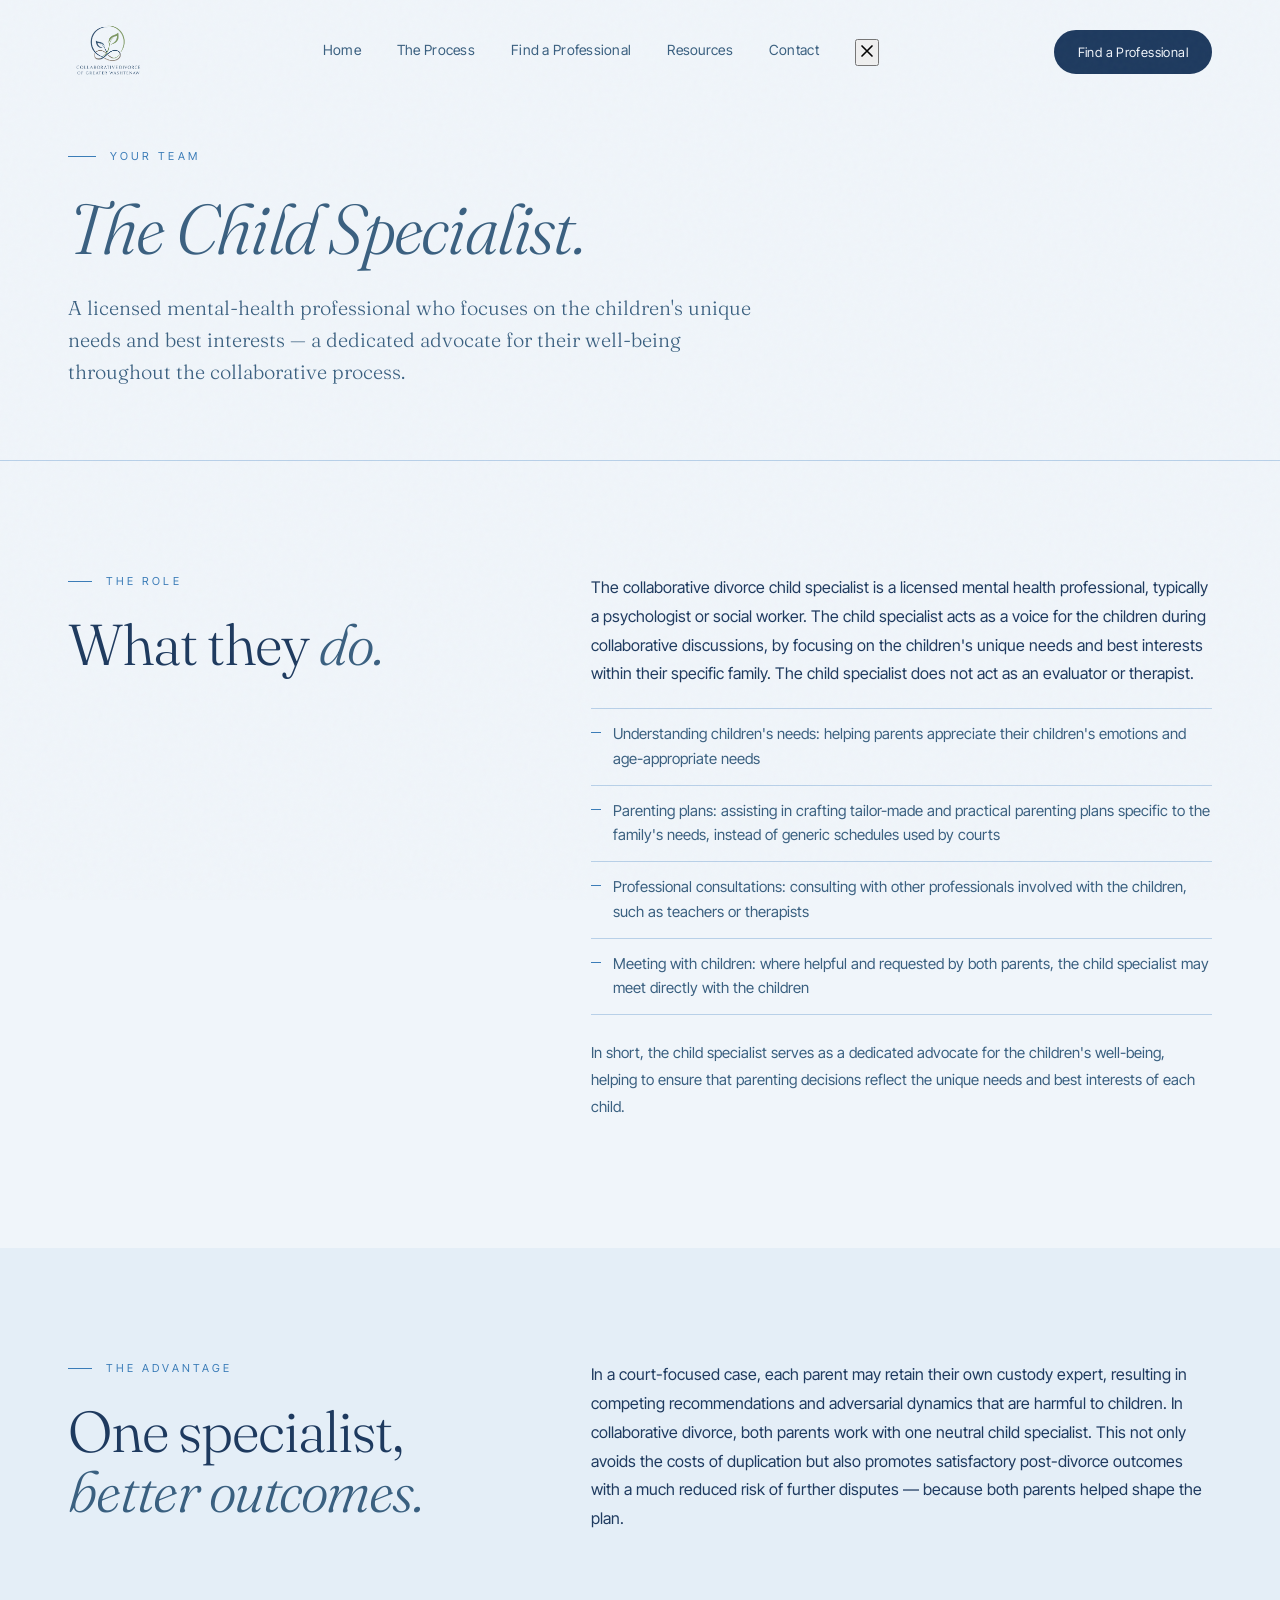
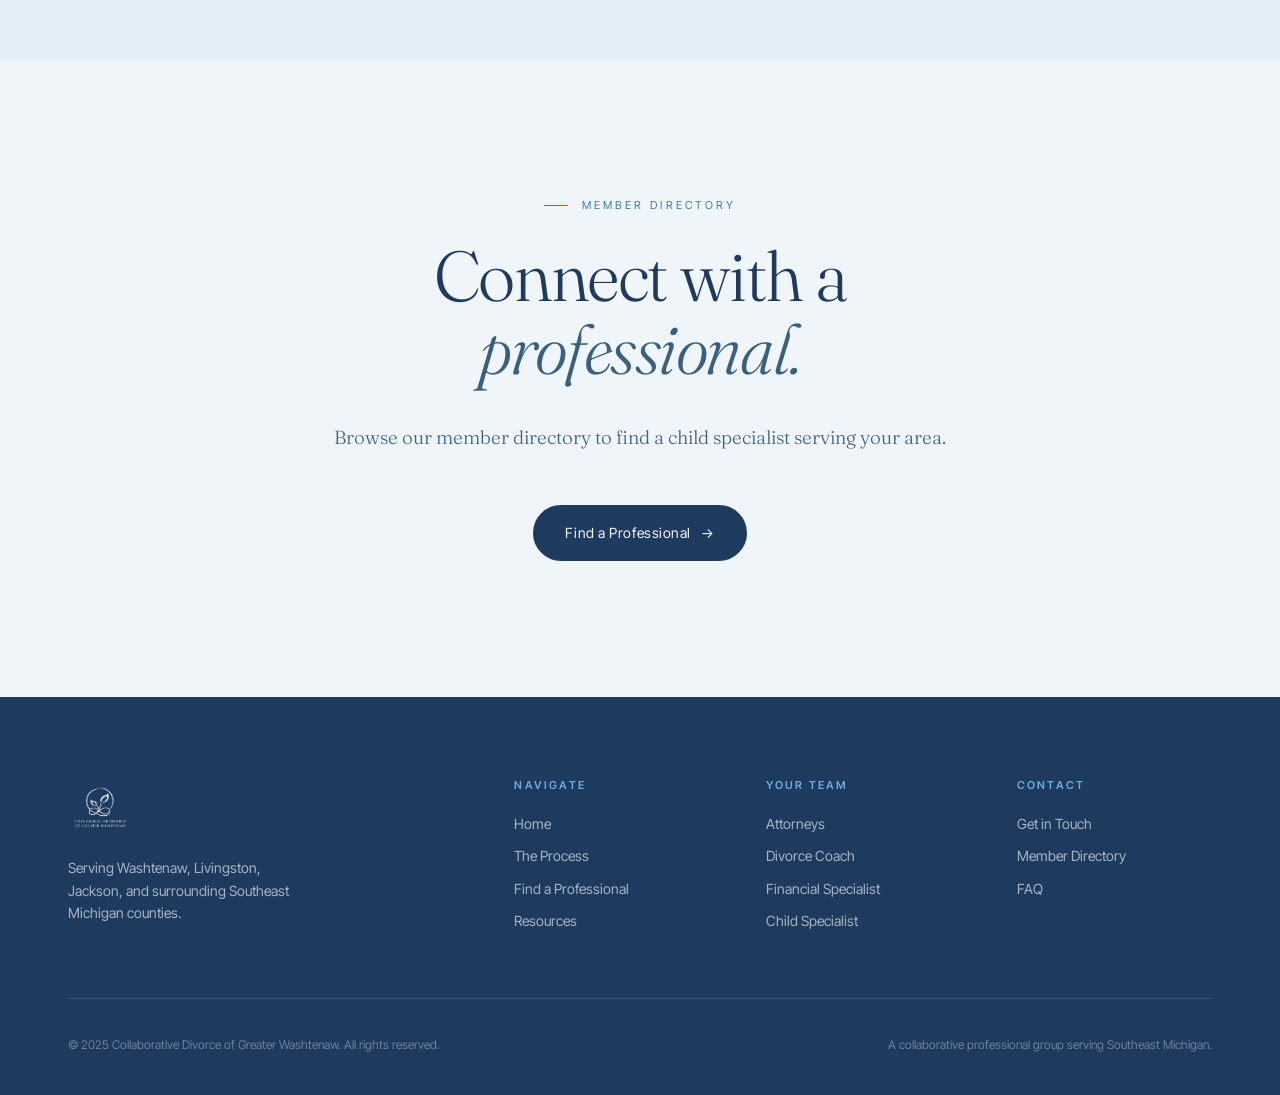
<file: team/child-specialist.html>
<!DOCTYPE html>
<html lang="en">
<head>
  <meta charset="UTF-8">
  <meta name="viewport" content="width=device-width, initial-scale=1.0">
  <title>Child Specialist — Collaborative Divorce of Greater Washtenaw</title>
  <meta name="description" content="The child specialist is a licensed mental health professional who acts as a voice for the children, helping parents craft tailor-made parenting plans that reflect their children's unique needs.">
  <link rel="preconnect" href="https://fonts.googleapis.com"><link rel="preconnect" href="https://fonts.gstatic.com" crossorigin><link href="https://fonts.googleapis.com/css2?family=Fraunces:ital,opsz,wght@0,9..144,300;0,9..144,400;0,9..144,500;1,9..144,400&family=Inter+Tight:wght@300;400;500;600&display=swap" rel="stylesheet">
  <link rel="stylesheet" href="../styles/main.css">
  <link rel="icon" type="image/x-icon" href="../images/favicon.ico">
  <link rel="apple-touch-icon" href="../images/apple-touch-icon.png">
</head>
<body>
<a href="#main-content" class="skip-link">Skip to main content</a>
<nav id="nav" role="banner">
  <div class="wrap">
    <a href="../index.html" class="logo-link" aria-label="Collaborative Divorce of Greater Washtenaw, home">
      <img src="../images/logo.png" alt="Collaborative Divorce of Greater Washtenaw" class="logo-img">
    </a>
    <ul class="nav-links" id="main-nav" aria-label="Primary navigation"><li><a href="../index.html">Home</a></li>
<li><a href="../process.html">The Process</a></li>
<li><a href="../our-team.html">Find a Professional</a></li>
<li><a href="../resources.html">Resources</a></li>
<li><a href="../contact.html">Contact</a></li></ul>
    <a href="../our-team.html" class="nav-cta">Find a Professional</a>
    <button class="nav-toggle" id="nav-toggle" aria-label="Open navigation menu" aria-expanded="false" aria-controls="main-nav">
      <svg width="22" height="22" fill="none" viewBox="0 0 24 24" stroke="currentColor" aria-hidden="true" focusable="false"><path stroke-linecap="round" stroke-linejoin="round" stroke-width="2" d="M4 6h16M4 12h16M4 18h16"/></svg>
    </button>
  </div>
</nav>
<main id="main-content" tabindex="-1">

<header class="page-hero">
  <div class="wrap">
    <div class="hero-eyebrow">Your Team</div>
    <h1 class="page-title"><span class="italic">The Child Specialist.</span></h1>
    <p class="page-lede">A licensed mental-health professional who focuses on the children's unique needs and best interests — a dedicated advocate for their well-being throughout the collaborative process.</p>
  </div>
</header>

<section>
  <div class="wrap">
    <div class="content-grid">
      <div class="content-left reveal">
        <div class="section-eyebrow">The Role</div>
        <h2>What they <span class="italic">do.</span></h2>
      </div>
      <div class="content-right reveal">
        <p>The collaborative divorce child specialist is a licensed mental health professional, typically a psychologist or social worker. The child specialist acts as a voice for the children during collaborative discussions, by focusing on the children's unique needs and best interests within their specific family. The child specialist does not act as an evaluator or therapist.</p>
        <ul class="prose-list">
          <li>Understanding children's needs: helping parents appreciate their children's emotions and age-appropriate needs</li><li>Parenting plans: assisting in crafting tailor-made and practical parenting plans specific to the family's needs, instead of generic schedules used by courts</li><li>Professional consultations: consulting with other professionals involved with the children, such as teachers or therapists</li><li>Meeting with children: where helpful and requested by both parents, the child specialist may meet directly with the children</li>
        </ul>
        <p style="margin-top:24px">In short, the child specialist serves as a dedicated advocate for the children's well-being, helping to ensure that parenting decisions reflect the unique needs and best interests of each child.</p>
      </div>
    </div>
  </div>
</section>

<section style="background:var(--bg-alt)">
  <div class="wrap">
    <div class="content-grid reveal">
      <div class="content-left">
        <div class="section-eyebrow">The Advantage</div>
        <h2>One specialist, <span class="italic">better outcomes.</span></h2>
      </div>
      <div class="content-right">
        <p>In a court-focused case, each parent may retain their own custody expert, resulting in competing recommendations and adversarial dynamics that are harmful to children. In collaborative divorce, both parents work with one neutral child specialist. This not only avoids the costs of duplication but also promotes satisfactory post-divorce outcomes with a much reduced risk of further disputes — because both parents helped shape the plan.</p>
      </div>
    </div>
  </div>
</section>

<section class="cta-section">
  <div class="wrap"><div class="reveal">
    <div class="section-eyebrow">Member Directory</div>
    <h2>Connect with a <span class="italic">professional.</span></h2>
    <p class="section-lede">Browse our member directory to find a child specialist serving your area.</p>
    <a href="../our-team.html" class="btn-primary">Find a Professional <span class="arrow">&#8594;</span></a>
  </div></div>
</section>

</main>
<footer role="contentinfo">
  <div class="wrap">
    <div class="footer-grid">
      <div class="footer-brand">
        <a href="../index.html" class="logo-link"><img src="../images/logo.png" alt="Collaborative Divorce of Greater Washtenaw" class="logo-img"></a>
        <p style="margin-top:16px">Serving Washtenaw, Livingston, Jackson, and surrounding Southeast Michigan counties.</p>
      </div>
      <div><h4>Navigate</h4><ul><li><a href="../index.html">Home</a></li><li><a href="../process.html">The Process</a></li><li><a href="../our-team.html">Find a Professional</a></li><li><a href="../resources.html">Resources</a></li></ul></div>
      <div><h4>Your Team</h4><ul><li><a href="../our-team.html#attorneys">Attorneys</a></li><li><a href="../team/coach.html">Divorce Coach</a></li><li><a href="../team/financial-specialist.html">Financial Specialist</a></li><li><a href="../team/child-specialist.html">Child Specialist</a></li></ul></div>
      <div><h4>Contact</h4><ul><li><a href="../contact.html">Get in Touch</a></li><li><a href="../our-team.html">Member Directory</a></li><li><a href="../resources.html#faq">FAQ</a></li></ul></div>
    </div>
    <div class="footer-bottom"><div>&copy; 2025 Collaborative Divorce of Greater Washtenaw. All rights reserved.</div><div>A collaborative professional group serving Southeast Michigan.</div></div>
  </div>
</footer>
<script src="../scripts/main.js"></script>
</body>
</html>
</file>
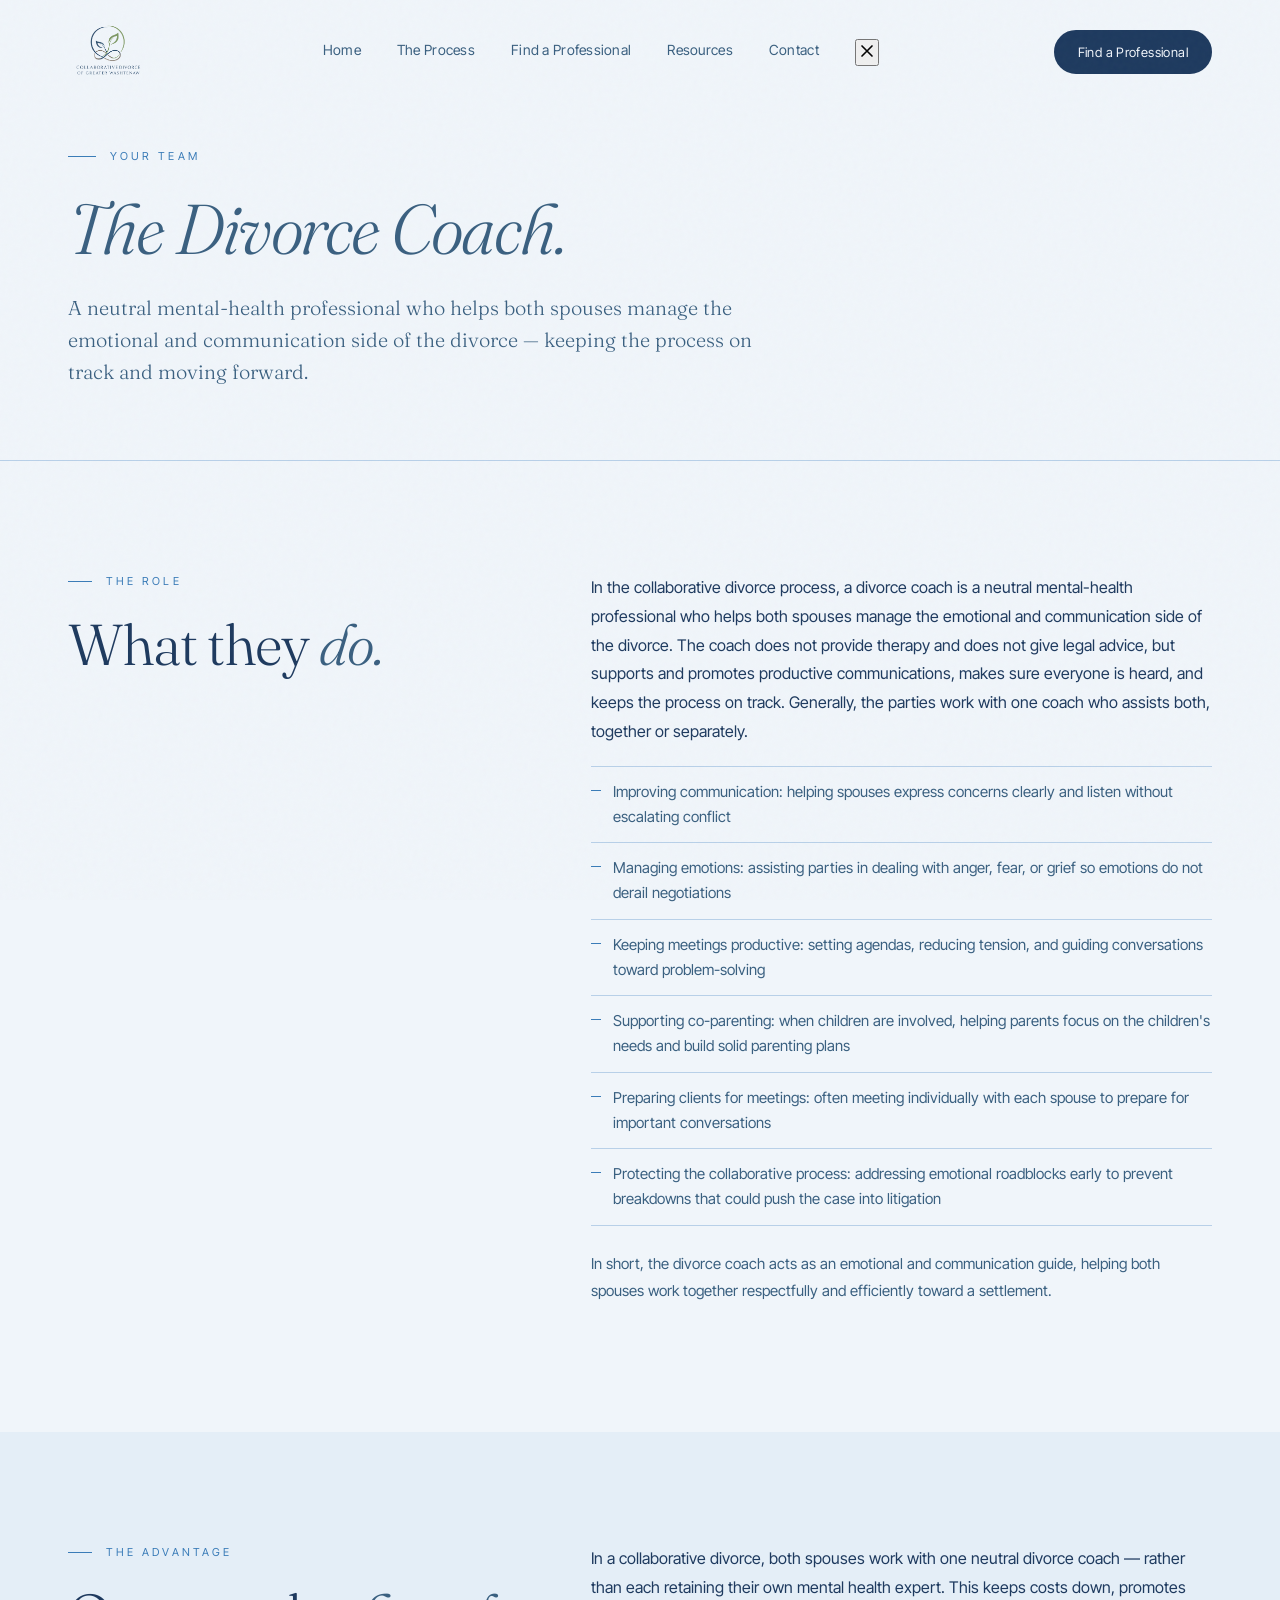
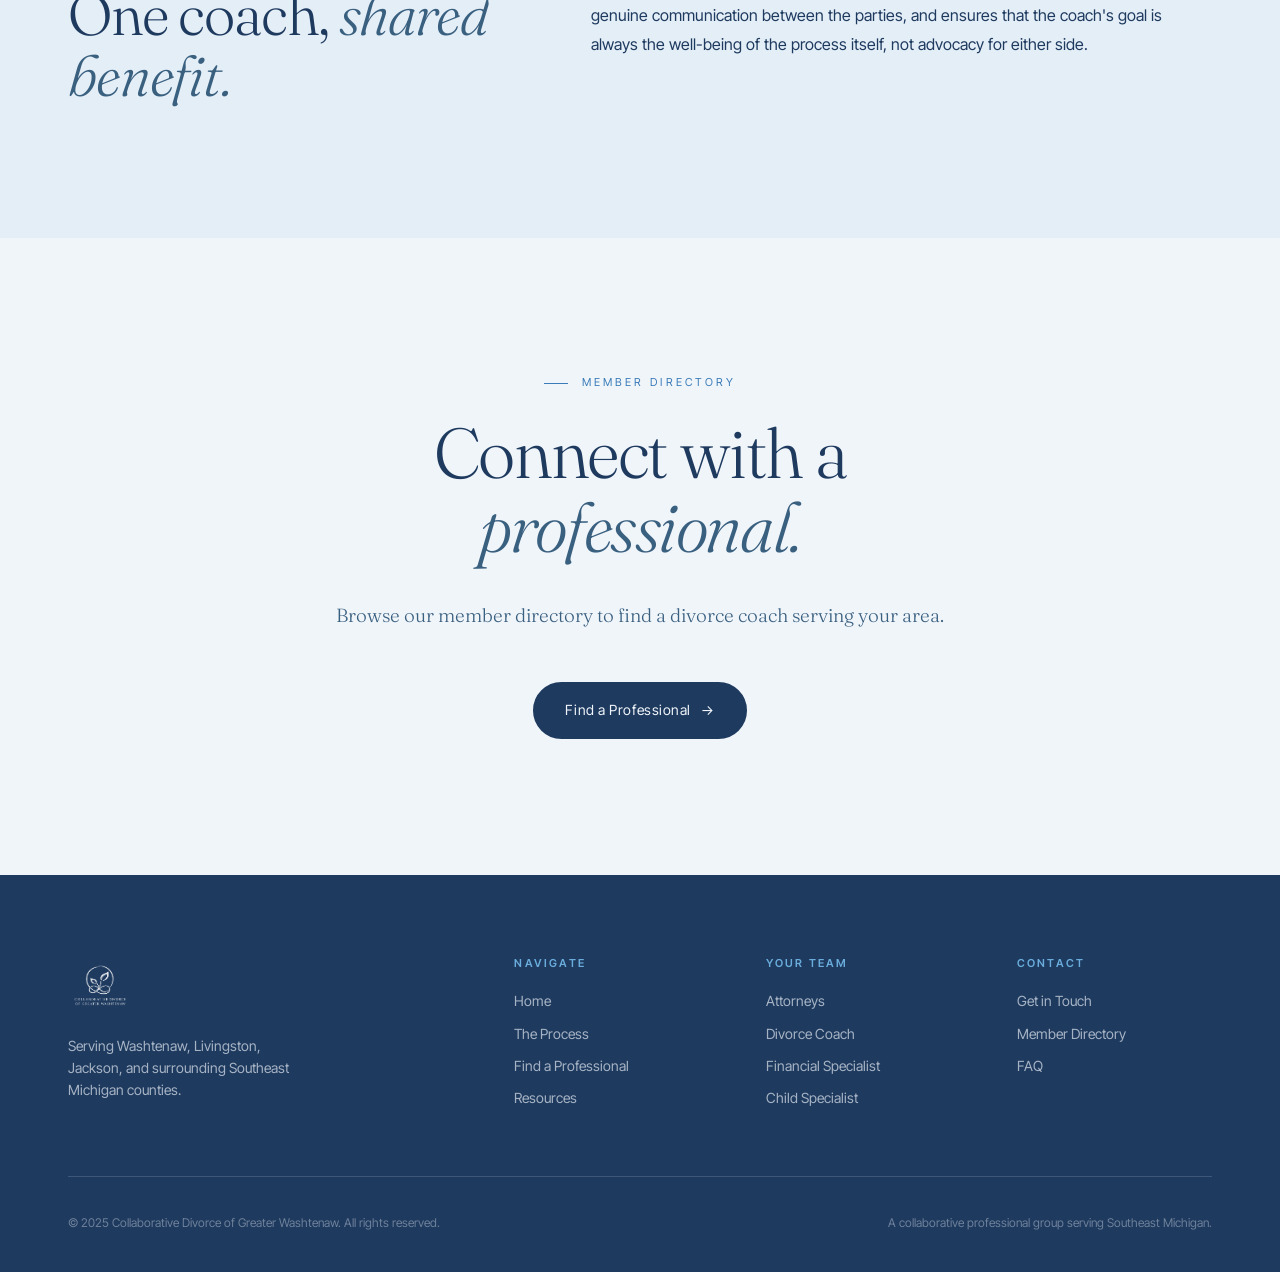
<file: team/coach.html>
<!DOCTYPE html>
<html lang="en">
<head>
  <meta charset="UTF-8">
  <meta name="viewport" content="width=device-width, initial-scale=1.0">
  <title>Divorce Coach — Collaborative Divorce of Greater Washtenaw</title>
  <meta name="description" content="The divorce coach is a neutral mental health professional who helps both spouses manage the emotional and communication side of collaborative divorce.">
  <link rel="preconnect" href="https://fonts.googleapis.com"><link rel="preconnect" href="https://fonts.gstatic.com" crossorigin><link href="https://fonts.googleapis.com/css2?family=Fraunces:ital,opsz,wght@0,9..144,300;0,9..144,400;0,9..144,500;1,9..144,400&family=Inter+Tight:wght@300;400;500;600&display=swap" rel="stylesheet">
  <link rel="stylesheet" href="../styles/main.css">
  <link rel="icon" type="image/x-icon" href="../images/favicon.ico">
  <link rel="apple-touch-icon" href="../images/apple-touch-icon.png">
</head>
<body>
<a href="#main-content" class="skip-link">Skip to main content</a>
<nav id="nav" role="banner">
  <div class="wrap">
    <a href="../index.html" class="logo-link" aria-label="Collaborative Divorce of Greater Washtenaw, home">
      <img src="../images/logo.png" alt="Collaborative Divorce of Greater Washtenaw" class="logo-img">
    </a>
    <ul class="nav-links" id="main-nav" aria-label="Primary navigation"><li><a href="../index.html">Home</a></li>
<li><a href="../process.html">The Process</a></li>
<li><a href="../our-team.html">Find a Professional</a></li>
<li><a href="../resources.html">Resources</a></li>
<li><a href="../contact.html">Contact</a></li></ul>
    <a href="../our-team.html" class="nav-cta">Find a Professional</a>
    <button class="nav-toggle" id="nav-toggle" aria-label="Open navigation menu" aria-expanded="false" aria-controls="main-nav">
      <svg width="22" height="22" fill="none" viewBox="0 0 24 24" stroke="currentColor" aria-hidden="true" focusable="false"><path stroke-linecap="round" stroke-linejoin="round" stroke-width="2" d="M4 6h16M4 12h16M4 18h16"/></svg>
    </button>
  </div>
</nav>
<main id="main-content" tabindex="-1">

<header class="page-hero">
  <div class="wrap">
    <div class="hero-eyebrow">Your Team</div>
    <h1 class="page-title"><span class="italic">The Divorce Coach.</span></h1>
    <p class="page-lede">A neutral mental-health professional who helps both spouses manage the emotional and communication side of the divorce — keeping the process on track and moving forward.</p>
  </div>
</header>

<section>
  <div class="wrap">
    <div class="content-grid">
      <div class="content-left reveal">
        <div class="section-eyebrow">The Role</div>
        <h2>What they <span class="italic">do.</span></h2>
      </div>
      <div class="content-right reveal">
        <p>In the collaborative divorce process, a divorce coach is a neutral mental-health professional who helps both spouses manage the emotional and communication side of the divorce. The coach does not provide therapy and does not give legal advice, but supports and promotes productive communications, makes sure everyone is heard, and keeps the process on track. Generally, the parties work with one coach who assists both, together or separately.</p>
        <ul class="prose-list">
          <li>Improving communication: helping spouses express concerns clearly and listen without escalating conflict</li><li>Managing emotions: assisting parties in dealing with anger, fear, or grief so emotions do not derail negotiations</li><li>Keeping meetings productive: setting agendas, reducing tension, and guiding conversations toward problem-solving</li><li>Supporting co-parenting: when children are involved, helping parents focus on the children's needs and build solid parenting plans</li><li>Preparing clients for meetings: often meeting individually with each spouse to prepare for important conversations</li><li>Protecting the collaborative process: addressing emotional roadblocks early to prevent breakdowns that could push the case into litigation</li>
        </ul>
        <p style="margin-top:24px">In short, the divorce coach acts as an emotional and communication guide, helping both spouses work together respectfully and efficiently toward a settlement.</p>
      </div>
    </div>
  </div>
</section>

<section style="background:var(--bg-alt)">
  <div class="wrap">
    <div class="content-grid reveal">
      <div class="content-left">
        <div class="section-eyebrow">The Advantage</div>
        <h2>One coach, <span class="italic">shared benefit.</span></h2>
      </div>
      <div class="content-right">
        <p>In a collaborative divorce, both spouses work with one neutral divorce coach — rather than each retaining their own mental health expert. This keeps costs down, promotes genuine communication between the parties, and ensures that the coach's goal is always the well-being of the process itself, not advocacy for either side.</p>
      </div>
    </div>
  </div>
</section>

<section class="cta-section">
  <div class="wrap"><div class="reveal">
    <div class="section-eyebrow">Member Directory</div>
    <h2>Connect with a <span class="italic">professional.</span></h2>
    <p class="section-lede">Browse our member directory to find a divorce coach serving your area.</p>
    <a href="../our-team.html" class="btn-primary">Find a Professional <span class="arrow">&#8594;</span></a>
  </div></div>
</section>

</main>
<footer role="contentinfo">
  <div class="wrap">
    <div class="footer-grid">
      <div class="footer-brand">
        <a href="../index.html" class="logo-link"><img src="../images/logo.png" alt="Collaborative Divorce of Greater Washtenaw" class="logo-img"></a>
        <p style="margin-top:16px">Serving Washtenaw, Livingston, Jackson, and surrounding Southeast Michigan counties.</p>
      </div>
      <div><h4>Navigate</h4><ul><li><a href="../index.html">Home</a></li><li><a href="../process.html">The Process</a></li><li><a href="../our-team.html">Find a Professional</a></li><li><a href="../resources.html">Resources</a></li></ul></div>
      <div><h4>Your Team</h4><ul><li><a href="../our-team.html#attorneys">Attorneys</a></li><li><a href="../team/coach.html">Divorce Coach</a></li><li><a href="../team/financial-specialist.html">Financial Specialist</a></li><li><a href="../team/child-specialist.html">Child Specialist</a></li></ul></div>
      <div><h4>Contact</h4><ul><li><a href="../contact.html">Get in Touch</a></li><li><a href="../our-team.html">Member Directory</a></li><li><a href="../resources.html#faq">FAQ</a></li></ul></div>
    </div>
    <div class="footer-bottom"><div>&copy; 2025 Collaborative Divorce of Greater Washtenaw. All rights reserved.</div><div>A collaborative professional group serving Southeast Michigan.</div></div>
  </div>
</footer>
<script src="../scripts/main.js"></script>
</body>
</html>
</file>
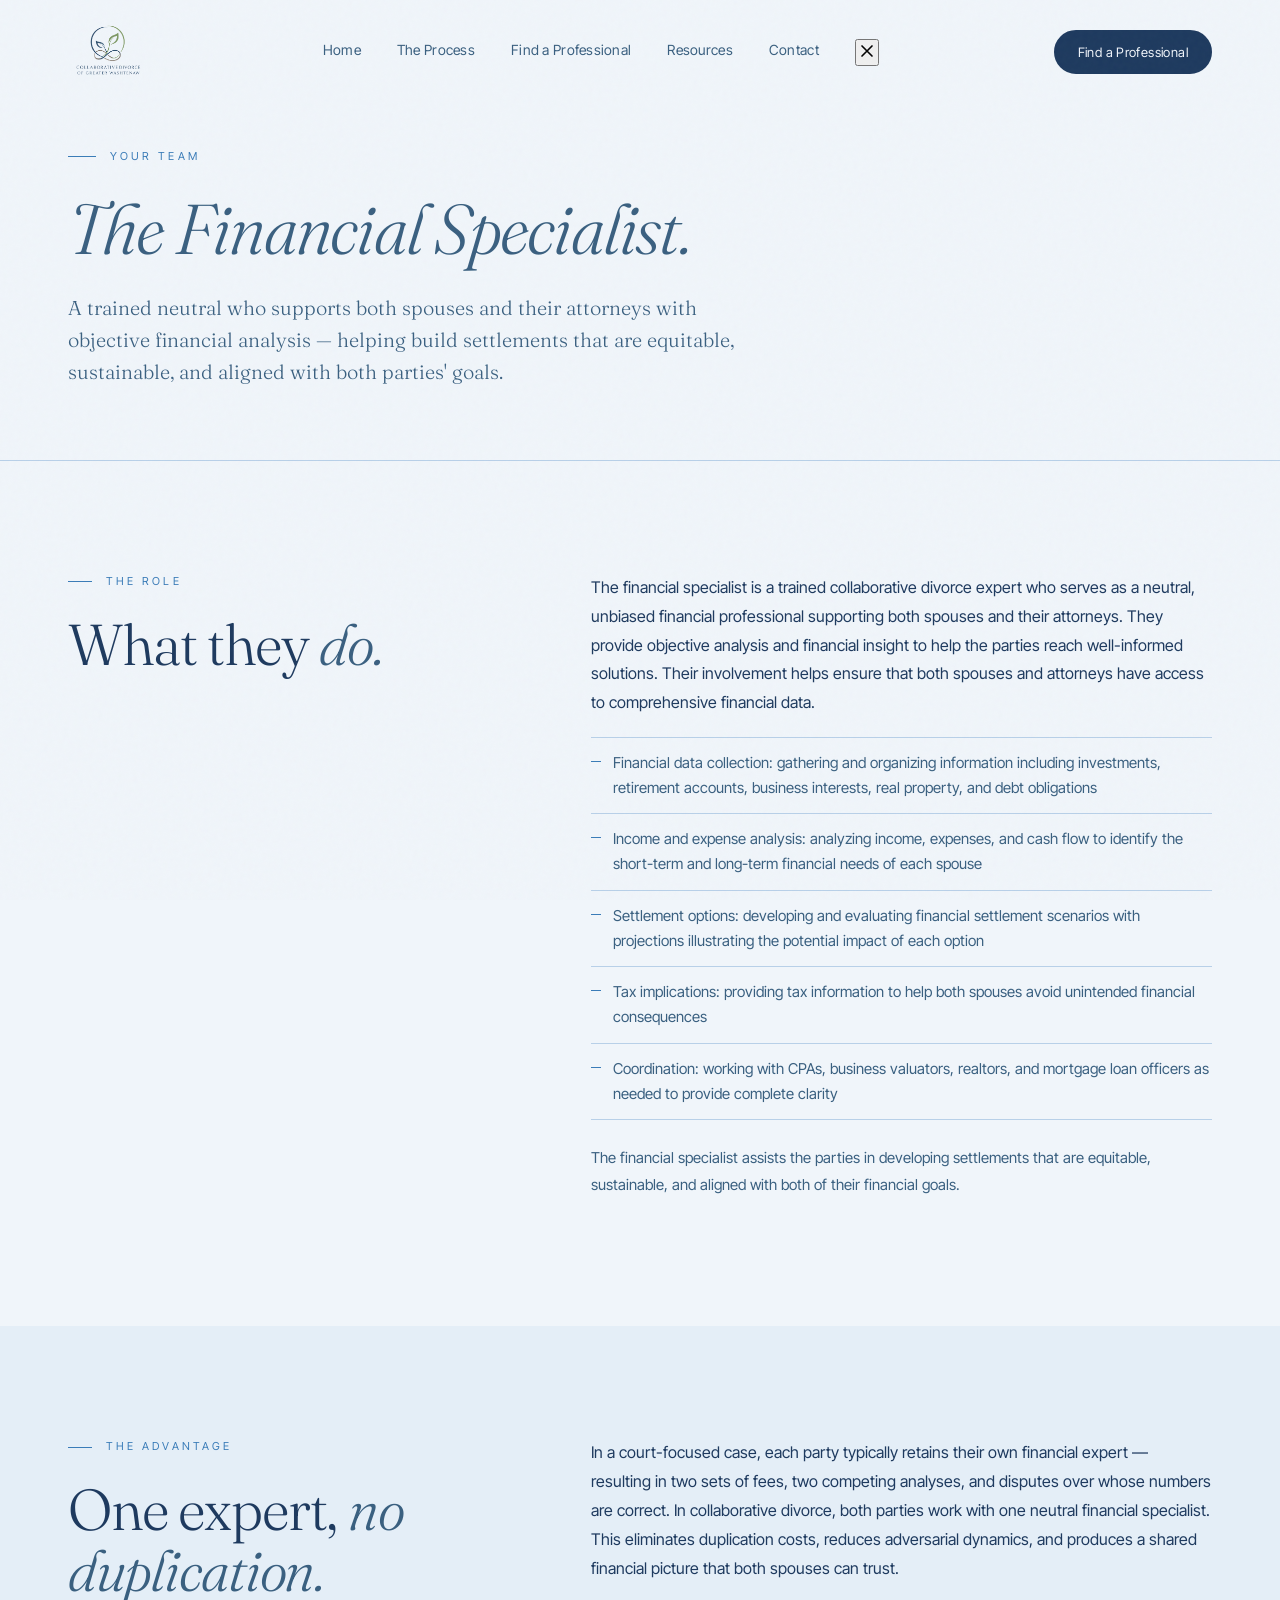
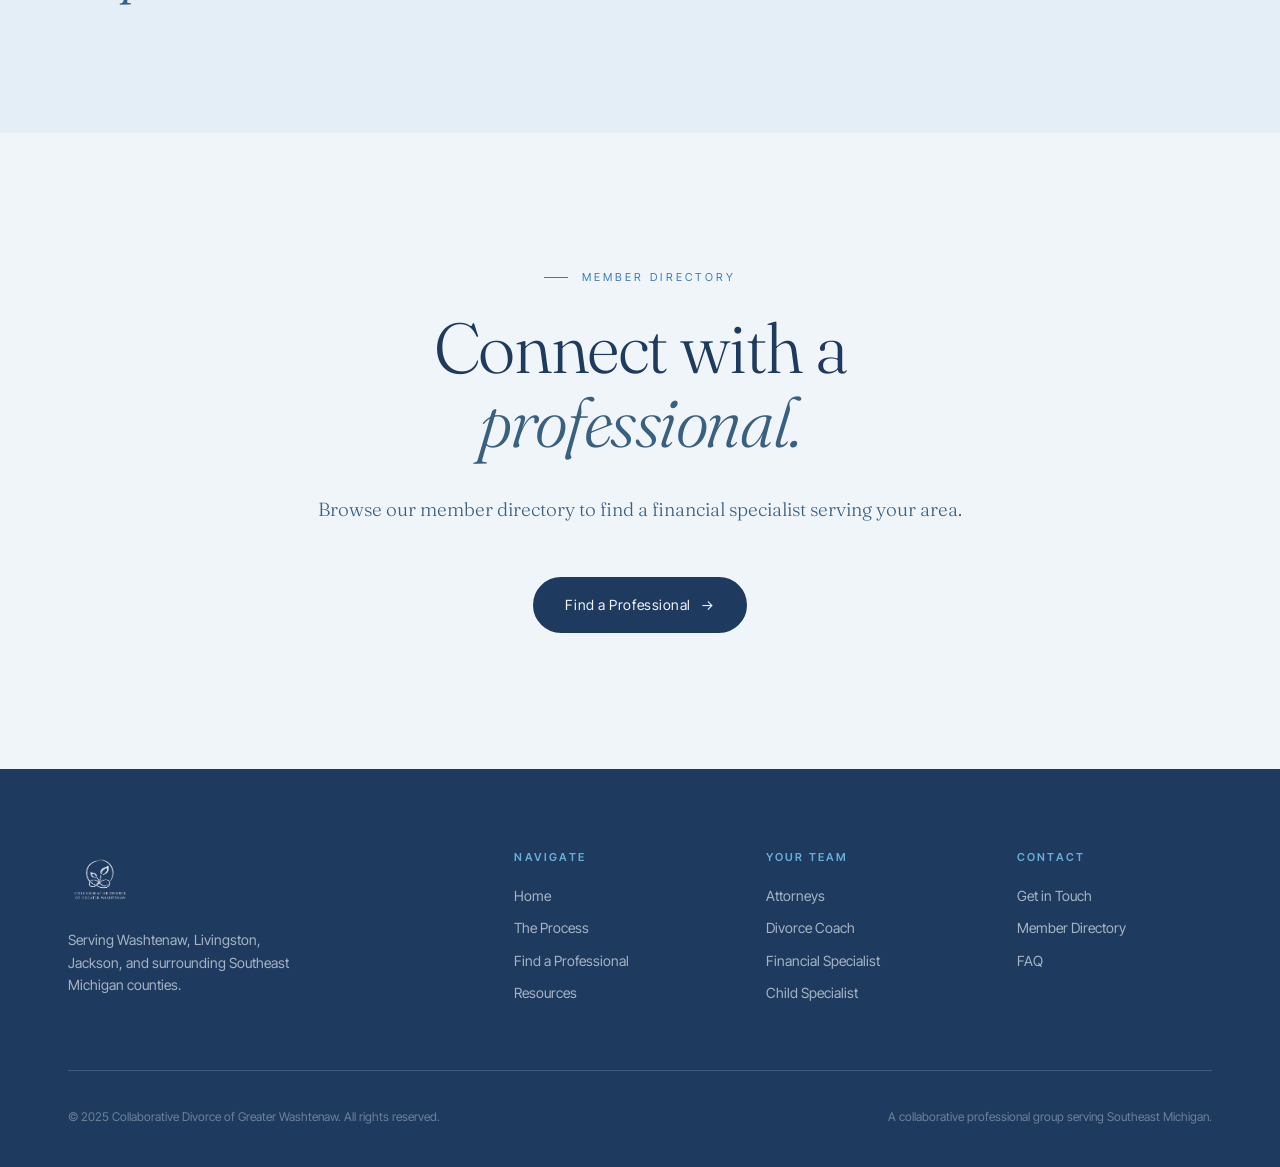
<file: team/financial-specialist.html>
<!DOCTYPE html>
<html lang="en">
<head>
  <meta charset="UTF-8">
  <meta name="viewport" content="width=device-width, initial-scale=1.0">
  <title>Financial Specialist — Collaborative Divorce of Greater Washtenaw</title>
  <meta name="description" content="The financial specialist is a neutral collaborative divorce expert who provides objective financial analysis and insight to help both spouses reach well-informed, equitable settlements.">
  <link rel="preconnect" href="https://fonts.googleapis.com"><link rel="preconnect" href="https://fonts.gstatic.com" crossorigin><link href="https://fonts.googleapis.com/css2?family=Fraunces:ital,opsz,wght@0,9..144,300;0,9..144,400;0,9..144,500;1,9..144,400&family=Inter+Tight:wght@300;400;500;600&display=swap" rel="stylesheet">
  <link rel="stylesheet" href="../styles/main.css">
  <link rel="icon" type="image/x-icon" href="../images/favicon.ico">
  <link rel="apple-touch-icon" href="../images/apple-touch-icon.png">
</head>
<body>
<a href="#main-content" class="skip-link">Skip to main content</a>
<nav id="nav" role="banner">
  <div class="wrap">
    <a href="../index.html" class="logo-link" aria-label="Collaborative Divorce of Greater Washtenaw, home">
      <img src="../images/logo.png" alt="Collaborative Divorce of Greater Washtenaw" class="logo-img">
    </a>
    <ul class="nav-links" id="main-nav" aria-label="Primary navigation"><li><a href="../index.html">Home</a></li>
<li><a href="../process.html">The Process</a></li>
<li><a href="../our-team.html">Find a Professional</a></li>
<li><a href="../resources.html">Resources</a></li>
<li><a href="../contact.html">Contact</a></li></ul>
    <a href="../our-team.html" class="nav-cta">Find a Professional</a>
    <button class="nav-toggle" id="nav-toggle" aria-label="Open navigation menu" aria-expanded="false" aria-controls="main-nav">
      <svg width="22" height="22" fill="none" viewBox="0 0 24 24" stroke="currentColor" aria-hidden="true" focusable="false"><path stroke-linecap="round" stroke-linejoin="round" stroke-width="2" d="M4 6h16M4 12h16M4 18h16"/></svg>
    </button>
  </div>
</nav>
<main id="main-content" tabindex="-1">

<header class="page-hero">
  <div class="wrap">
    <div class="hero-eyebrow">Your Team</div>
    <h1 class="page-title"><span class="italic">The Financial Specialist.</span></h1>
    <p class="page-lede">A trained neutral who supports both spouses and their attorneys with objective financial analysis — helping build settlements that are equitable, sustainable, and aligned with both parties' goals.</p>
  </div>
</header>

<section>
  <div class="wrap">
    <div class="content-grid">
      <div class="content-left reveal">
        <div class="section-eyebrow">The Role</div>
        <h2>What they <span class="italic">do.</span></h2>
      </div>
      <div class="content-right reveal">
        <p>The financial specialist is a trained collaborative divorce expert who serves as a neutral, unbiased financial professional supporting both spouses and their attorneys. They provide objective analysis and financial insight to help the parties reach well-informed solutions. Their involvement helps ensure that both spouses and attorneys have access to comprehensive financial data.</p>
        <ul class="prose-list">
          <li>Financial data collection: gathering and organizing information including investments, retirement accounts, business interests, real property, and debt obligations</li><li>Income and expense analysis: analyzing income, expenses, and cash flow to identify the short-term and long-term financial needs of each spouse</li><li>Settlement options: developing and evaluating financial settlement scenarios with projections illustrating the potential impact of each option</li><li>Tax implications: providing tax information to help both spouses avoid unintended financial consequences</li><li>Coordination: working with CPAs, business valuators, realtors, and mortgage loan officers as needed to provide complete clarity</li>
        </ul>
        <p style="margin-top:24px">The financial specialist assists the parties in developing settlements that are equitable, sustainable, and aligned with both of their financial goals.</p>
      </div>
    </div>
  </div>
</section>

<section style="background:var(--bg-alt)">
  <div class="wrap">
    <div class="content-grid reveal">
      <div class="content-left">
        <div class="section-eyebrow">The Advantage</div>
        <h2>One expert, <span class="italic">no duplication.</span></h2>
      </div>
      <div class="content-right">
        <p>In a court-focused case, each party typically retains their own financial expert — resulting in two sets of fees, two competing analyses, and disputes over whose numbers are correct. In collaborative divorce, both parties work with one neutral financial specialist. This eliminates duplication costs, reduces adversarial dynamics, and produces a shared financial picture that both spouses can trust.</p>
      </div>
    </div>
  </div>
</section>

<section class="cta-section">
  <div class="wrap"><div class="reveal">
    <div class="section-eyebrow">Member Directory</div>
    <h2>Connect with a <span class="italic">professional.</span></h2>
    <p class="section-lede">Browse our member directory to find a financial specialist serving your area.</p>
    <a href="../our-team.html" class="btn-primary">Find a Professional <span class="arrow">&#8594;</span></a>
  </div></div>
</section>

</main>
<footer role="contentinfo">
  <div class="wrap">
    <div class="footer-grid">
      <div class="footer-brand">
        <a href="../index.html" class="logo-link"><img src="../images/logo.png" alt="Collaborative Divorce of Greater Washtenaw" class="logo-img"></a>
        <p style="margin-top:16px">Serving Washtenaw, Livingston, Jackson, and surrounding Southeast Michigan counties.</p>
      </div>
      <div><h4>Navigate</h4><ul><li><a href="../index.html">Home</a></li><li><a href="../process.html">The Process</a></li><li><a href="../our-team.html">Find a Professional</a></li><li><a href="../resources.html">Resources</a></li></ul></div>
      <div><h4>Your Team</h4><ul><li><a href="../our-team.html#attorneys">Attorneys</a></li><li><a href="../team/coach.html">Divorce Coach</a></li><li><a href="../team/financial-specialist.html">Financial Specialist</a></li><li><a href="../team/child-specialist.html">Child Specialist</a></li></ul></div>
      <div><h4>Contact</h4><ul><li><a href="../contact.html">Get in Touch</a></li><li><a href="../our-team.html">Member Directory</a></li><li><a href="../resources.html#faq">FAQ</a></li></ul></div>
    </div>
    <div class="footer-bottom"><div>&copy; 2025 Collaborative Divorce of Greater Washtenaw. All rights reserved.</div><div>A collaborative professional group serving Southeast Michigan.</div></div>
  </div>
</footer>
<script src="../scripts/main.js"></script>
</body>
</html>
</file>
<file: styles/main.css>
/* CDGW v2.1 — 2026-06-24 */
/* ============================================================
   Collaborative Divorce of Greater Washtenaw
   Color scheme: blues — sky, slate, soft navy — bright & light
   Typography: Fraunces (serif display) + Inter Tight (sans)
   Layout: Option 1 — clean, editorial, calm
   WCAG 2.1 AA compliant
   ============================================================ */

:root {
  /* Blues palette — no black, no really dark colors */
  --bg:           #F0F5FA;   /* pale sky blue-white */
  --bg-alt:       #E4EEF7;   /* light blue-grey */
  --ink:          #1E3A5F;   /* soft navy — replaces black */
  --ink-soft:     #3A6080;   /* medium blue */
  --muted:        #5A7A96;   /* muted blue-grey */
  --rule:         #B8D0E8;   /* light blue rule */
  --accent:       #3A7CB8;   /* clear medium blue */
  --accent-soft:  #6AADDC;   /* lighter sky blue */
  --accent-light: #D6EAFA;   /* very pale blue */
  --surface:      #FFFFFF;

  --serif:  'Fraunces', 'Iowan Old Style', Georgia, serif;
  --sans:   'Inter Tight', -apple-system, sans-serif;

  --focus-ring: #1A6BBF;
}

/* --- RESET --- */
*, *::before, *::after { margin: 0; padding: 0; box-sizing: border-box; }
html { scroll-behavior: smooth; font-size: 17px; }

body {
  font-family: var(--sans);
  background: var(--bg);
  color: var(--ink);
  line-height: 1.6;
  -webkit-font-smoothing: antialiased;
}

/* Subtle grain texture */
body::before {
  content: '';
  position: fixed; inset: 0;
  pointer-events: none; z-index: 1000; opacity: 0.025;
  background-image: url("data:image/svg+xml,%3Csvg viewBox='0 0 200 200' xmlns='http://www.w3.org/2000/svg'%3E%3Cfilter id='n'%3E%3CfeTurbulence type='fractalNoise' baseFrequency='0.9' numOctaves='3' stitchTiles='stitch'/%3E%3C/filter%3E%3Crect width='100%25' height='100%25' filter='url(%23n)'/%3E%3C/svg%3E");
}
/* Offset anchor targets so fixed nav doesn't cover them */
[id] { scroll-margin-top: 96px; }



/* --- WCAG FOCUS --- */
:focus-visible { outline: 3px solid var(--focus-ring); outline-offset: 3px; border-radius: 2px; }
:focus:not(:focus-visible) { outline: none; }

/* --- SKIP LINK --- */
.skip-link {
  position: absolute; top: -100%; left: 1rem;
  background: var(--focus-ring); color: #fff;
  padding: .75rem 1.25rem; font-size: .875rem; font-weight: 700;
  border-radius: 0 0 4px 4px; z-index: 9999; text-decoration: none;
  transition: top .15s;
}
.skip-link:focus { top: 0; }

/* --- LAYOUT --- */
.wrap { max-width: 1240px; margin: 0 auto; padding: 0 48px; }

/* ====== NAV ====== */
nav {
  position: fixed; top: 0; left: 0; right: 0; z-index: 100;
  background: rgba(240, 245, 250, 0.92);
  backdrop-filter: blur(12px); -webkit-backdrop-filter: blur(12px);
  border-bottom: 1px solid transparent;
  transition: border-color 0.3s;
}
nav.scrolled { border-bottom-color: var(--rule); }

nav .wrap {
  display: flex; align-items: center; justify-content: space-between;
  padding-top: 12px; padding-bottom: 12px;
}

.logo-link {
  display: flex; align-items: center;
  text-decoration: none;
}
.logo-img {
  height: 80px; width: auto; display: block;
}
.logo-text {
  font-family: var(--serif);
  font-size: 17px;
  font-weight: 400;
  letter-spacing: -0.01em;
  color: var(--ink);
  line-height: 1.25;
}
.logo-text em { font-style: italic; color: var(--ink-soft); font-weight: 300; }

.nav-links {
  display: flex; gap: 36px; list-style: none;
  font-size: 14px; letter-spacing: 0.02em;
}
.nav-links a {
  color: var(--ink-soft); text-decoration: none; transition: color 0.2s;
  position: relative;
}
.nav-links a::after {
  content: ''; position: absolute; left: 0; bottom: -4px;
  width: 0; height: 1px; background: var(--accent); transition: width 0.3s ease;
}
.nav-links a:hover, .nav-links a.active { color: var(--ink); }
.nav-links a:hover::after, .nav-links a.active::after { width: 100%; }

.nav-cta {
  font-family: var(--sans); font-size: 13px; padding: 10px 22px;
  background: var(--ink); color: var(--bg); text-decoration: none;
  border-radius: 999px; letter-spacing: 0.03em;
  transition: all 0.25s; border: 2px solid var(--ink);
}
.nav-cta:hover { background: var(--accent); border-color: var(--accent); }

/* Mobile nav toggle */
.nav-toggle {
  display: none; background: none; border: 2px solid var(--rule);
  border-radius: 4px; color: var(--ink); padding: .4rem;
  min-width: 44px; min-height: 44px;
  align-items: center; justify-content: center; cursor: pointer;
}

/* ====== HERO ====== */
.hero { padding: 160px 0 120px; position: relative; overflow: hidden; }

.hero-eyebrow {
  font-size: 11px; letter-spacing: 0.28em; text-transform: uppercase;
  color: var(--accent); margin-bottom: 28px;
  display: flex; align-items: center; gap: 14px;
  animation: fadeUp 0.9s ease-out both;
}
.hero-eyebrow::before { content: ''; width: 28px; height: 1px; background: var(--accent); }

/* Logo on homepage hero */
/* Hero two-column: heading left, logo right */
.hero-main-grid {
  display: grid;
  grid-template-columns: 1fr auto;
  gap: 48px;
  align-items: center;
}
.hero-text { min-width: 0; }
.hero-logo-col {
  display: flex;
  align-items: center;
  justify-content: center;
  animation: fadeUp 1s ease-out 0.35s both;
  flex-shrink: 0;
}
.hero-logo-img {
  width: clamp(320px, 32vw, 480px);
  height: auto;
  opacity: 1; /* full opacity — no fading */
  filter: none; /* no colour washing */
}

h1.hero-title {
  font-family: var(--serif);
  font-size: clamp(48px, 7.5vw, 96px);
  font-weight: 300;
  line-height: 0.98;
  letter-spacing: -0.03em;
  margin-bottom: 44px;
  max-width: 14ch;
}
h1.hero-title .italic { font-style: italic; font-weight: 300; color: var(--ink-soft); }
h1.hero-title span { display: block; animation: fadeUp 1s ease-out both; }
h1.hero-title span:nth-child(1) { animation-delay: 0.1s; }
h1.hero-title span:nth-child(2) { animation-delay: 0.25s; }
h1.hero-title span:nth-child(3) { animation-delay: 0.4s; }

.hero-lede {
  font-family: var(--serif); font-size: 21px; font-weight: 300;
  line-height: 1.55; color: var(--ink-soft); max-width: 54ch;
  margin-bottom: 52px; animation: fadeUp 1s ease-out 0.55s both;
}

.hero-ctas { display: flex; gap: 20px; align-items: center; animation: fadeUp 1s ease-out 0.7s both; }

/* Concentric circles decoration */
.hero-mark {
  position: absolute; right: -40px; top: 160px;
  width: 440px; height: 440px;
  opacity: 0.18; pointer-events: none;
  animation: fadeIn 2s ease-out 0.8s both;
}

/* ====== PAGE HERO ====== */
.page-hero { padding: 148px 0 72px; border-bottom: 1px solid var(--rule); }
.page-hero .hero-eyebrow { animation: none; }
h1.page-title {
  font-family: var(--serif);
  font-size: clamp(40px, 5.5vw, 72px);
  font-weight: 300; line-height: 1.0; letter-spacing: -0.025em;
  margin-bottom: 28px; max-width: 18ch;
  animation: fadeUp 1s ease-out 0.1s both;
}
h1.page-title .italic { font-style: italic; color: var(--ink-soft); }
.page-lede {
  font-family: var(--serif); font-size: 20px; font-weight: 300;
  line-height: 1.6; color: var(--ink-soft); max-width: 58ch;
  animation: fadeUp 1s ease-out 0.25s both;
}

/* ====== BUTTONS ====== */
.btn-primary {
  background: var(--ink); color: var(--bg);
  padding: 15px 30px; border-radius: 999px;
  text-decoration: none; font-size: 14px; letter-spacing: 0.04em;
  display: inline-flex; align-items: center; gap: 10px;
  transition: all 0.3s; border: 2px solid var(--ink); cursor: pointer;
  font-family: var(--sans);
}
.btn-primary:hover { background: var(--accent); border-color: var(--accent); transform: translateY(-2px); }
.btn-primary .arrow { transition: transform 0.3s; }
.btn-primary:hover .arrow { transform: translateX(4px); }

.btn-secondary {
  color: var(--ink); text-decoration: none; font-size: 14px;
  letter-spacing: 0.03em; border-bottom: 1px solid var(--ink);
  padding-bottom: 3px; transition: all 0.2s;
}
.btn-secondary:hover { color: var(--accent); border-color: var(--accent); }

/* ====== SECTION COMMON ====== */
section { padding: 112px 0; position: relative; }

.section-eyebrow {
  font-size: 11px; letter-spacing: 0.28em; text-transform: uppercase;
  color: var(--accent); margin-bottom: 24px;
  display: flex; align-items: center; gap: 14px;
}
.section-eyebrow::before { content: ''; width: 24px; height: 1px; background: var(--accent); }

h2 {
  font-family: var(--serif); font-size: clamp(34px, 4.5vw, 58px);
  font-weight: 300; line-height: 1.05; letter-spacing: -0.02em;
  margin-bottom: 28px; max-width: 18ch; color: var(--ink);
}
h2 .italic { font-style: italic; color: var(--ink-soft); }

h3 { font-family: var(--serif); font-size: 24px; font-weight: 400; line-height: 1.25; letter-spacing: -0.01em; }

.section-lede {
  font-family: var(--serif); font-size: 19px; font-weight: 300;
  line-height: 1.6; color: var(--ink-soft); max-width: 62ch;
}

/* ====== PROCESS SECTION ====== */
.process { background: var(--bg-alt); }

.process-intro {
  display: grid; grid-template-columns: 1fr 1.2fr;
  gap: 80px; margin-bottom: 88px; align-items: start;
}
.process-intro-right p {
  font-size: 16px; line-height: 1.78; color: var(--ink-soft); margin-bottom: 18px;
}
.process-intro-right p:first-child { color: var(--ink); font-size: 17px; }

.pa-callout {
  margin-top: 28px; padding: 24px 28px;
  border-left: 2px solid var(--accent);
  background: rgba(58, 124, 184, 0.07);
  border-radius: 0 4px 4px 0;
}
.pa-callout .label {
  font-size: 11px; letter-spacing: 0.22em; text-transform: uppercase;
  color: var(--accent); margin-bottom: 10px;
}
.pa-callout p {
  font-family: var(--serif); font-size: 17px; font-style: italic;
  color: var(--ink); margin: 0; line-height: 1.5;
}

/* ====== HOW IT WORKS — no boxes, list style per client ====== */
.how-steps { margin-top: 56px; }
.how-step {
  display: grid; grid-template-columns: 56px 1fr;
  gap: 36px; padding: 36px 0; border-top: 1px solid var(--rule);
  align-items: start;
}
.how-step:last-child { border-bottom: 1px solid var(--rule); }
.how-step-num {
  font-family: var(--serif); font-size: 13px; font-style: italic;
  color: var(--accent); padding-top: 5px;
}
.how-step-body h3 {
  font-family: var(--serif); font-size: 24px; font-weight: 400;
  line-height: 1.2; margin-bottom: 12px; letter-spacing: -0.01em;
}
.how-step-body p {
  font-size: 15px; line-height: 1.78; color: var(--ink-soft); max-width: 66ch;
}
.how-step-body p + p { margin-top: 12px; }

/* ====== ADVANTAGES ====== */
.advantages {
  display: grid; grid-template-columns: repeat(3, 1fr);
  gap: 1px; background: var(--rule);
  border-top: 1px solid var(--rule); border-bottom: 1px solid var(--rule);
}
.advantage {
  background: var(--bg-alt); padding: 44px 32px; transition: background 0.3s;
}
.advantage:hover { background: var(--bg); }
.advantage-num {
  font-family: var(--serif); font-size: 13px; font-style: italic;
  color: var(--accent); margin-bottom: 20px;
}
.advantage h3 { font-size: 21px; margin-bottom: 12px; }
.advantage p { font-size: 14px; line-height: 1.65; color: var(--ink-soft); }

/* ====== TEAM ====== */
.team-header {
  display: grid; grid-template-columns: 1fr 1fr;
  gap: 72px; margin-bottom: 88px; align-items: end;
}

.team-grid { display: grid; grid-template-columns: repeat(3, 1fr); gap: 28px; }

/* Attorney row: 2 cols centered */
.team-grid-attorneys {
  display: grid; grid-template-columns: repeat(2, 1fr); gap: 28px;
  max-width: 760px; margin-bottom: 28px;
}

.role-card {
  background: var(--bg-alt); padding: 44px 36px 40px;
  border-radius: 4px; position: relative; overflow: hidden;
  transition: all 0.45s cubic-bezier(0.2, 0.8, 0.2, 1);
  cursor: pointer; border: 1px solid transparent;
  text-decoration: none; color: inherit; display: block;
}
.role-card::before {
  content: ''; position: absolute; top: 0; left: 0;
  width: 100%; height: 2px; background: var(--accent);
  transform: scaleX(0); transform-origin: left;
  transition: transform 0.5s cubic-bezier(0.2, 0.8, 0.2, 1);
}
.role-card:hover { transform: translateY(-5px); border-color: var(--rule); box-shadow: 0 8px 28px rgba(30,58,95,.08); }
.role-card:hover::before { transform: scaleX(1); }

.role-icon { width: 52px; height: 52px; margin-bottom: 28px; color: var(--accent); }
.role-card h3 { font-size: 24px; margin-bottom: 6px; }
.role-card .role-kicker {
  font-family: var(--serif); font-style: italic; font-size: 14px;
  color: var(--muted); margin-bottom: 20px;
}
.role-card p { font-size: 14px; line-height: 1.65; color: var(--ink-soft); margin-bottom: 20px; }
.role-card ul { list-style: none; margin-bottom: 24px; }
.role-card ul li {
  font-size: 13px; line-height: 1.55; color: var(--ink-soft);
  padding-left: 18px; position: relative; margin-bottom: 9px;
}
.role-card ul li::before {
  content: ''; position: absolute; left: 0; top: 10px;
  width: 8px; height: 1px; background: var(--accent);
}
.role-link {
  font-size: 12px; letter-spacing: 0.12em; text-transform: uppercase;
  color: var(--ink); text-decoration: none; border-bottom: 1px solid var(--ink);
  padding-bottom: 2px; transition: all 0.2s; display: inline-block;
}
.role-link:hover { color: var(--accent); border-color: var(--accent); }

/* ====== COMPARISON ====== */
.comparison { background: var(--ink); color: var(--bg); }
.comparison .section-eyebrow { color: var(--accent-soft); }
.comparison .section-eyebrow::before { background: var(--accent-soft); }
.comparison h2 { color: var(--bg); }
.comparison h2 .italic { color: rgba(240,245,250,.5); }
.comparison .section-lede { color: rgba(240,245,250,.72); margin-bottom: 64px; }

.compare-table {
  display: grid; grid-template-columns: 1.2fr 1fr 1fr;
  border-top: 1px solid rgba(240,245,250,.15);
}
.compare-row { display: contents; }
.compare-row > div {
  padding: 26px 22px; border-bottom: 1px solid rgba(240,245,250,.12); font-size: 15px;
}
.compare-row.header > div {
  font-family: var(--serif); font-size: 19px; font-weight: 400;
  padding-top: 14px; padding-bottom: 26px;
}
.compare-row.header .collab { color: var(--accent-soft); }
.compare-row > div:first-child {
  font-size: 12px; letter-spacing: 0.07em; text-transform: uppercase;
  color: rgba(240,245,250,.5); padding-left: 0;
}
.compare-row .collab { color: var(--bg); font-weight: 400; }
.compare-row .litig { color: rgba(240,245,250,.48); font-weight: 300; }

/* ====== MEMBER DIRECTORY ====== */
.dir-group { margin-bottom: 72px; }
.dir-group:last-child { margin-bottom: 0; }
.dir-group-label {
  font-size: 11px; font-weight: 600; letter-spacing: 0.2em; text-transform: uppercase;
  color: var(--accent); border-left: 2px solid var(--accent);
  padding-left: 14px; margin-bottom: 40px; display: block;
}

.member-grid { display: grid; grid-template-columns: repeat(3, 1fr); gap: 28px; }
.member-card {
  background: var(--surface); border: 1px solid var(--rule);
  border-radius: 4px; overflow: hidden;
  transition: box-shadow 0.3s, border-color 0.3s;
}
.member-card:hover { box-shadow: 0 8px 32px rgba(30,58,95,.1); border-color: var(--accent-soft); }
.member-avatar {
  width: 100%; aspect-ratio: 1/1; background: var(--accent-light);
  display: flex; align-items: center; justify-content: center; color: var(--rule);
}
.member-photo { width: 100%; aspect-ratio: 1/1; object-fit: cover; }
.member-body { padding: 28px; }
.member-name { font-family: var(--serif); font-size: 22px; font-weight: 400; color: var(--ink); margin-bottom: 4px; }
.member-title-tag { font-size: 11px; text-transform: uppercase; letter-spacing: 0.1em; color: var(--accent); font-weight: 600; margin-bottom: 14px; }
.member-bio { font-size: 14px; color: var(--muted); line-height: 1.65; margin-bottom: 16px; }
.member-firm { font-size: 14px; font-weight: 600; color: var(--ink-soft); margin-bottom: 16px; }
.member-links { display: flex; flex-direction: column; gap: 8px; padding-top: 16px; border-top: 1px solid var(--rule); }
.member-links a {
  display: flex; align-items: center; gap: 8px;
  font-size: 13px; color: var(--ink-soft); text-decoration: none;
  min-height: 36px; transition: color 0.2s;
}
.member-links a:hover { color: var(--accent); }

.member-coming {
  background: var(--bg-alt); border: 1px dashed var(--rule);
  border-radius: 4px; padding: 36px; text-align: center;
  color: var(--muted); font-size: 15px; font-family: var(--serif);
  font-style: italic;
}
.member-coming a { color: var(--accent); text-decoration: underline; }

/* Role desc above directory group */
.role-desc {
  margin-bottom: 32px; padding: 24px 28px;
  border-left: 2px solid var(--accent);
  background: rgba(58,124,184,.06);
  border-radius: 0 4px 4px 0;
  max-width: 720px;
}
.role-desc p { font-size: 15px; color: var(--ink-soft); line-height: 1.78; margin-bottom: 12px; }
.role-desc p:last-child { margin-bottom: 0; }

/* Dir jump nav */
.dir-nav { display: flex; gap: 10px; flex-wrap: wrap; margin-bottom: 56px; position: relative; z-index: 1; }
.dir-nav a {
  font-size: 12px; font-weight: 600; letter-spacing: 0.07em; text-transform: uppercase;
  padding: 8px 18px; border: 1.5px solid var(--rule); border-radius: 999px;
  color: var(--muted); transition: all 0.2s; text-decoration: none;
  background: var(--bg); /* solid background so pills never bleed through sticky nav */
}
.dir-nav a:hover { border-color: var(--accent); color: var(--accent); background: var(--accent-light); }

/* ====== RESOURCES ====== */
.resource-item {
  display: flex; gap: 28px; align-items: flex-start;
  background: var(--surface); border: 1px solid var(--rule); border-radius: 4px;
  padding: 32px; margin-bottom: 14px; transition: border-color 0.2s;
}
.resource-item:hover { border-color: var(--accent-soft); }
.resource-icon {
  flex-shrink: 0; width: 44px; height: 44px; background: var(--accent-light);
  border-radius: 4px; display: flex; align-items: center; justify-content: center; color: var(--accent);
}
.resource-body h3 { font-family: var(--sans); font-size: 15px; font-weight: 600; text-transform: uppercase; letter-spacing: 0.07em; color: var(--accent); margin-bottom: 6px; }
.resource-body p { font-size: 14px; color: var(--muted); margin-bottom: 14px; line-height: 1.7; }

.role-explainer { background: var(--surface); border: 1px solid var(--rule); border-radius: 4px; padding: 36px; margin-bottom: 16px; }
.role-explainer-head { display: flex; align-items: center; gap: 16px; margin-bottom: 20px; }
.role-explainer-icon { width: 44px; height: 44px; flex-shrink: 0; background: var(--accent-light); border-radius: 4px; display: flex; align-items: center; justify-content: center; color: var(--accent); }
.role-explainer h3 { font-family: var(--sans); font-size: 14px; font-weight: 700; text-transform: uppercase; letter-spacing: 0.08em; color: var(--accent); margin: 0; }
.role-explainer p { font-size: 14px; color: var(--muted); line-height: 1.78; margin-bottom: 12px; }
.role-explainer p:last-child { margin-bottom: 0; }
.role-explainer ul { list-style: disc; padding-left: 20px; margin: 8px 0; }
.role-explainer ul li { font-size: 14px; color: var(--muted); line-height: 1.7; margin-bottom: 6px; }

/* ====== CTA SECTION ====== */
.cta-section { padding: 136px 0; text-align: center; position: relative; overflow: hidden; }
.cta-section h2 { font-size: clamp(42px, 5.5vw, 72px); max-width: 16ch; margin: 0 auto 36px; }
.cta-section .section-lede { margin: 0 auto 52px; text-align: center; }
.cta-section .section-eyebrow { justify-content: center; }

/* ====== PROCESS STEPS (process page) ====== */
.steps { display: grid; gap: 0; margin: 72px 0; }
.step {
  display: grid; grid-template-columns: 80px 1fr; gap: 44px;
  padding: 52px 0; border-top: 1px solid var(--rule); align-items: start;
}
.step:last-child { border-bottom: 1px solid var(--rule); }
.step-num { font-family: var(--serif); font-size: 13px; font-style: italic; color: var(--accent); padding-top: 6px; }
.step-body h3 { font-size: 26px; font-weight: 400; line-height: 1.2; margin-bottom: 14px; letter-spacing: -0.015em; }
.step-body p { font-size: 15px; line-height: 1.78; color: var(--ink-soft); max-width: 64ch; }
.step-body p + p { margin-top: 12px; }

/* ====== CONTENT PROSE ====== */
.content-section { padding: 80px 0; border-top: 1px solid var(--rule); }
.content-section:first-child { border-top: none; }
.content-grid { display: grid; grid-template-columns: 1fr 1.4fr; gap: 80px; align-items: start; }
.content-left h2 { max-width: 14ch; margin-bottom: 20px; }
.content-left p { font-family: var(--serif); font-size: 17px; font-weight: 300; line-height: 1.65; color: var(--ink-soft); }
.content-right p { font-size: 15px; line-height: 1.8; color: var(--ink-soft); margin-bottom: 16px; }
.content-right p:first-child { color: var(--ink); font-size: 16px; }

.prose-list { list-style: none; margin: 20px 0; }
.prose-list li {
  font-size: 15px; line-height: 1.65; color: var(--ink-soft);
  padding: 13px 0 13px 22px; position: relative; border-bottom: 1px solid var(--rule);
}
.prose-list li:first-child { border-top: 1px solid var(--rule); }
.prose-list li::before { content: ''; position: absolute; left: 0; top: 23px; width: 10px; height: 1px; background: var(--accent); }

/* ====== FAQ ====== */
.faq-list { margin-top: 56px; }
.faq-item { border-top: 1px solid var(--rule); }
.faq-item:last-child { border-bottom: 1px solid var(--rule); }
.faq-q {
  display: flex; justify-content: space-between; align-items: center;
  width: 100%; background: none; border: none; text-align: left;
  padding: 28px 0; gap: 16px; cursor: pointer;
  font-family: var(--serif); font-size: 19px; font-weight: 400; color: var(--ink);
  transition: color 0.2s; min-height: 44px;
}
.faq-q:hover { color: var(--accent); }
.faq-icon {
  flex-shrink: 0; width: 26px; height: 26px;
  border: 1.5px solid var(--rule); border-radius: 50%;
  display: flex; align-items: center; justify-content: center;
  color: var(--accent); transition: transform 0.2s, background 0.2s, border-color 0.2s;
}
.faq-item.open .faq-icon { transform: rotate(45deg); background: var(--accent-light); border-color: var(--accent); }
.faq-a { display: none; padding-bottom: 28px; font-size: 15px; color: var(--muted); line-height: 1.78; max-width: 68ch; }
.faq-item.open .faq-a { display: block; }

/* ====== CONTACT ====== */
.contact-layout { display: grid; grid-template-columns: 1fr 1.5fr; gap: 100px; align-items: start; padding: 100px 0 136px; }
.contact-info h2 { max-width: 14ch; }
.contact-info p { font-family: var(--serif); font-size: 17px; font-weight: 300; line-height: 1.65; color: var(--ink-soft); margin-bottom: 44px; }
.contact-detail { margin-bottom: 24px; }
.contact-detail .label { font-size: 11px; letter-spacing: 0.22em; text-transform: uppercase; color: var(--accent); margin-bottom: 6px; }
.contact-detail a, .contact-detail span { font-family: var(--serif); font-size: 17px; color: var(--ink); text-decoration: none; border-bottom: 1px solid transparent; transition: border-color 0.2s; }
.contact-detail a:hover { border-bottom-color: var(--accent); }

.form-group { margin-bottom: 24px; }
.form-group label { display: block; font-size: 11px; letter-spacing: 0.2em; text-transform: uppercase; color: var(--accent); margin-bottom: 10px; }
.form-group label .req { color: #B91C1C; }
.form-group input,
.form-group select,
.form-group textarea {
  width: 100%; background: transparent; border: none; border-bottom: 1.5px solid var(--rule);
  padding: 12px 0; font-family: var(--serif); font-size: 17px; font-weight: 300;
  color: var(--ink); outline: none; transition: border-color 0.25s;
  appearance: none; -webkit-appearance: none; border-radius: 0;
  min-height: 44px;
}
.form-group select { background-image: url("data:image/svg+xml,%3Csvg width='12' height='8' viewBox='0 0 12 8' xmlns='http://www.w3.org/2000/svg'%3E%3Cpath d='M1 1l5 5 5-5' stroke='%235A7A96' stroke-width='1.5' fill='none' stroke-linecap='round'/%3E%3C/svg%3E"); background-repeat: no-repeat; background-position: right 4px center; padding-right: 24px; cursor: pointer; }
.form-group input:focus, .form-group select:focus, .form-group textarea:focus { border-bottom-color: var(--accent); outline: none; }
.form-group input::placeholder, .form-group textarea::placeholder { color: var(--muted); font-style: italic; }
.form-group textarea { resize: vertical; min-height: 100px; line-height: 1.6; }
.form-row { display: grid; grid-template-columns: 1fr 1fr; gap: 28px; }
.form-note { font-size: 13px; color: var(--muted); margin-top: 20px; line-height: 1.6; }
.form-error { background: #FEF2F2; border: 1.5px solid #B91C1C; border-radius: 4px; padding: 14px 18px; margin-bottom: 20px; font-size: 14px; color: #7F1D1D; display: none; }
.success-msg { display: none; margin-top: 28px; }

/* ====== FOOTER ====== */
footer {
  background: var(--ink); color: rgba(240,245,250,.65);
  padding: 80px 0 40px; font-size: 14px;
}
.footer-grid { display: grid; grid-template-columns: 2fr 1fr 1fr 1fr; gap: 56px; padding-bottom: 56px; border-bottom: 1px solid rgba(240,245,250,.15); }
.footer-brand .logo-link { margin-bottom: 16px; display: block; }
.footer-brand .logo-img { height: 64px; filter: brightness(0) invert(1); opacity: .9; }
.footer-brand p { max-width: 30ch; line-height: 1.6; font-size: 14px; }
footer h4 { font-family: var(--sans); font-size: 11px; text-transform: uppercase; letter-spacing: 0.2em; color: var(--accent-soft); margin-bottom: 18px; font-weight: 600; }
footer ul { list-style: none; }
footer ul li { margin-bottom: 10px; }
footer ul a { color: rgba(240,245,250,.65); text-decoration: none; transition: color 0.2s; }
footer ul a:hover { color: var(--accent-soft); }
.footer-bottom { padding-top: 36px; display: flex; justify-content: space-between; font-size: 12px; color: rgba(240,245,250,.38); }
.footer-bottom a { color: rgba(240,245,250,.38); text-decoration: none; transition: color 0.2s; }
.footer-bottom a:hover { color: rgba(240,245,250,.65); }

/* ====== TIMELINE BOXES ====== */
.timeline-grid { display: grid; grid-template-columns: repeat(3,1fr); gap: 1px; background: var(--rule); border: 1px solid var(--rule); margin-top: 56px; }
.timeline-item { background: var(--bg-alt); padding: 40px 32px; }
.timeline-label { font-family: var(--serif); font-size: 13px; font-style: italic; color: var(--accent); margin-bottom: 16px; }
.timeline-item h3 { font-size: 20px; margin-bottom: 12px; }
.timeline-item p { font-size: 14px; line-height: 1.65; color: var(--muted); }

/* ====== ANIMATIONS ====== */
@keyframes fadeUp { from { opacity: 0; transform: translateY(24px); } to { opacity: 1; transform: translateY(0); } }
@keyframes fadeIn { from { opacity: 0; } to { opacity: 0.18; } }

.reveal { opacity: 0; transform: translateY(28px); transition: opacity 0.85s ease-out, transform 0.85s ease-out; }
.reveal.in { opacity: 1; transform: translateY(0); }

@media (prefers-reduced-motion: reduce) {
  *, *::before, *::after { transition-duration: .01ms !important; animation-duration: .01ms !important; }
  .reveal { opacity: 1; transform: none; }
  html { scroll-behavior: auto; }
}

/* ====== HIGH CONTRAST ====== */
@media (forced-colors: active) {
  .btn-primary, .nav-cta { border: 2px solid ButtonText; }
  .role-card { border: 1px solid ButtonText; }
}

/* ====== RESPONSIVE ====== */

/* -------------------------------------------------------
   MOBILE DRAWER
   Hidden by default on ALL screen sizes.
   Only toggled open via JS when hamburger is tapped.
------------------------------------------------------- */

/* Backdrop */
.drawer-backdrop {
  position: fixed; inset: 0; z-index: 200;
  background: rgba(30,58,95,.45);
  backdrop-filter: blur(3px);
  -webkit-backdrop-filter: blur(3px);
  opacity: 0;
  visibility: hidden;
  pointer-events: none;
  transition: opacity 0.3s ease, visibility 0s linear 0.3s;
}
.drawer-backdrop.open {
  opacity: 1;
  visibility: visible;
  pointer-events: auto;
  transition: opacity 0.3s ease, visibility 0s linear 0s;
}

/* Drawer panel */
.mobile-drawer {
  position: fixed; top: 0; right: 0; bottom: 0;
  width: min(320px, 85vw);
  background: var(--surface);
  z-index: 201;
  transform: translateX(110%);
  visibility: hidden;
  transition: transform 0.35s cubic-bezier(0.4,0,0.2,1), visibility 0s linear 0.35s;
  display: flex;
  flex-direction: column;
  box-shadow: -12px 0 48px rgba(30,58,95,.18);
}
.mobile-drawer.open {
  transform: translateX(0);
  visibility: visible;
  transition: transform 0.35s cubic-bezier(0.4,0,0.2,1), visibility 0s linear 0s;
}

/* Drawer header */
.drawer-header {
  display: flex; align-items: center; justify-content: space-between;
  padding: 20px 24px; border-bottom: 1px solid var(--rule); flex-shrink: 0;
}
.drawer-header img { height: 52px; width: auto; }
.drawer-close {
  background: none; border: none; cursor: pointer;
  color: var(--muted); padding: 8px;
  display: flex; align-items: center; justify-content: center;
  border-radius: 4px; min-width: 44px; min-height: 44px;
  transition: color 0.2s, background 0.2s;
}
.drawer-close:hover { color: var(--ink); background: var(--bg-alt); }

/* Drawer links */
.drawer-links {
  flex: 1; display: flex; flex-direction: column;
  justify-content: center; padding: 8px 0;
}
.drawer-links a {
  display: flex; align-items: center; justify-content: space-between;
  padding: 0 32px; height: 68px;
  font-family: var(--serif); font-size: 22px; font-weight: 300;
  color: var(--ink); text-decoration: none;
  border-bottom: 1px solid var(--rule);
  transition: background 0.2s, color 0.2s, padding-left 0.2s;
}
.drawer-links a:first-child { border-top: 1px solid var(--rule); }
.drawer-links a::after {
  content: '→'; font-size: 16px; color: var(--rule);
  transition: color 0.2s, transform 0.2s;
}
.drawer-links a:hover { background: var(--accent-light); color: var(--accent); padding-left: 40px; }
.drawer-links a:hover::after { color: var(--accent); transform: translateX(4px); }
.drawer-links a.active { color: var(--accent); font-style: italic; }

/* Drawer footer CTA */
.drawer-footer { padding: 24px 32px; border-top: 1px solid var(--rule); flex-shrink: 0; }
.drawer-footer a {
  display: flex; align-items: center; justify-content: center;
  background: var(--ink); color: #fff;
  padding: 14px 24px; border-radius: 999px;
  font-size: 14px; letter-spacing: 0.04em; text-decoration: none;
  transition: background 0.2s;
}
.drawer-footer a:hover { background: var(--accent); }

/* Nav toggle hidden on desktop */
.nav-toggle { display: none; }

/* -------------------------------------------------------
   TABLET / MOBILE  ≤900px
------------------------------------------------------- */
@media (max-width: 900px) {
  .wrap { padding: 0 20px; }

  /* Desktop nav + CTA hidden; hamburger shown */
  .nav-links { display: none; }
  .nav-cta   { display: none; }
  .nav-toggle {
    display: flex; background: none;
    border: 1.5px solid var(--rule); border-radius: 4px;
    color: var(--ink); padding: 6px;
    min-width: 44px; min-height: 44px;
    align-items: center; justify-content: center; cursor: pointer;
  }
  .logo-img { height: 60px; }

  /* HERO */
  .hero { padding: 100px 0 56px; }
  .hero-eyebrow { font-size: 10px; margin-bottom: 20px; }
  .hero-mark { display: none; }
  .hero-main-grid { grid-template-columns: 1fr; gap: 0; }
  .hero-logo-col { justify-content: center; order: -1; margin-bottom: 28px; }
  .hero-logo-img { width: clamp(140px, 42vw, 200px); }
  h1.hero-title { font-size: clamp(38px, 11vw, 56px); margin-bottom: 20px; }
  .hero-lede { font-size: 16px; line-height: 1.65; margin-bottom: 32px; }
  .hero-ctas { flex-direction: column; align-items: stretch; gap: 14px; }
  .hero-ctas .btn-primary { justify-content: center; padding: 16px 24px; font-size: 15px; }
  .hero-ctas .btn-secondary { text-align: center; padding: 12px 0; font-size: 14px; }

  /* PROCESS */
  .process-intro { grid-template-columns: 1fr; gap: 28px; }
  .how-step { grid-template-columns: 1fr; gap: 8px; padding: 28px 0; }
  .how-step-body h3 { font-size: 20px; }
  .how-step-body p { font-size: 14px; }

  /* ADVANTAGES */
  .advantages { grid-template-columns: 1fr; }
  .advantage { padding: 28px 20px; }

  /* TEAM */
  .team-header { grid-template-columns: 1fr; gap: 20px; margin-bottom: 40px; }
  .team-grid, .team-grid-attorneys { grid-template-columns: 1fr; }
  .role-card { padding: 28px 24px; }

  /* COMPARISON */
  .compare-table { display: flex; flex-direction: column; }
  .compare-row { display: grid; grid-template-columns: 1fr 1fr; border-bottom: 1px solid rgba(240,245,250,.15); }
  .compare-row > div { padding: 14px 12px; font-size: 13px; border-bottom: none; }
  .compare-row > div:first-child { font-size: 11px; color: rgba(240,245,250,.45); grid-column: 1 / -1; padding-top: 16px; padding-bottom: 8px; border-top: 1px solid rgba(240,245,250,.12); }
  .compare-row.header > div { font-size: 16px; padding: 16px 12px; }
  .compare-row.header > div:first-child { display: none; }

  /* CTA */
  .cta-section { padding: 72px 0; }
  .cta-section h2 { font-size: clamp(32px, 8vw, 48px); margin-bottom: 20px; }
  .cta-section .section-lede { font-size: 16px; margin-bottom: 32px; }

  /* GENERAL */
  section { padding: 60px 0; }
  h2 { font-size: clamp(28px, 7vw, 42px); }
  .section-lede { font-size: 16px; }

  /* OTHER PAGES */
  .step { grid-template-columns: 1fr; gap: 12px; }
  .content-grid { grid-template-columns: 1fr; gap: 28px; }
  .contact-layout { grid-template-columns: 1fr; gap: 40px; padding: 60px 0 80px; }
  .form-row { grid-template-columns: 1fr; gap: 0; }
  .member-grid { grid-template-columns: 1fr; }
  .timeline-grid { grid-template-columns: 1fr; }
  .dir-nav { gap: 8px; }
  .dir-nav a { font-size: 11px; padding: 7px 14px; }

  /* FOOTER */
  .footer-grid { grid-template-columns: 1fr; gap: 28px; }
  .footer-bottom { flex-direction: column; gap: 10px; text-align: center; }
  .footer-brand .logo-img { height: 52px; }
}

/* Extra small phones */
@media (max-width: 400px) {
  .wrap { padding: 0 16px; }
  h1.hero-title { font-size: 36px; }
  .hero-logo-img { width: 120px; }
  .btn-primary { font-size: 14px; padding: 14px 20px; }
}

@media (prefers-reduced-motion: reduce) {
  *, *::before, *::after { transition-duration: .01ms !important; animation-duration: .01ms !important; }
  .reveal { opacity: 1; transform: none; }
  html { scroll-behavior: auto; }
}

@media (forced-colors: active) {
  .btn-primary, .nav-cta { border: 2px solid ButtonText; }
  .role-card { border: 1px solid ButtonText; }
}
</file>
